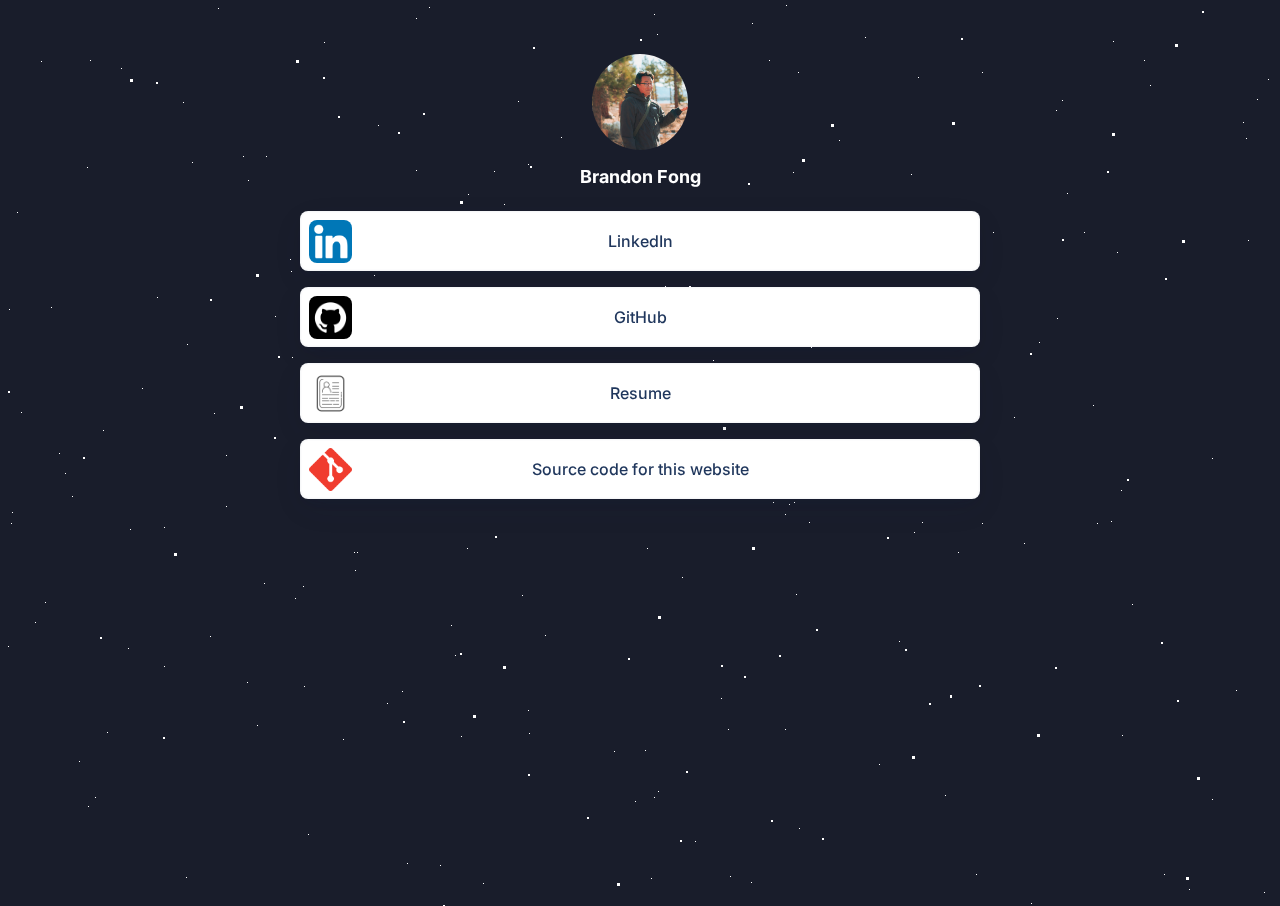
<file: root/index.html>
<!DOCTYPE html>
<html lang="en">
    <head>
        <meta charset="utf-8">
        <link href="assets/css/style.css" rel="stylesheet">
        <meta name='viewport' content='width=device-width, initial-scale=1.0, maximum-scale=1.0, user-scalable=0'>
        <link rel="shortcut icon" href="assets/images/favicon.png" type="image/webp">
        <link rel="apple-touch-icon" sizes="180x180" href="images/favicon.png">
        <link rel="icon" href="assets/images/favicon.png" type="image/webp">
        <title>brando</title>
        <link href="https://fonts.googleapis.com/css2?family=Inter:wght@400;500;600;700&amp;display=swap" rel="stylesheet">
    </head>
    <body>
        <!-- Snowfall Background Animation -->
        <section class="animated-background">
            <div id="stars1"></div>
            <div id="stars2"></div>
            <div id="stars3"></div>
        </section>
        <!-- End of Snowfall Background Animation -->

        <div class="min-h-full flex-h-center" id="background_div">
            <input type="hidden" value="https://bio.link" id="app-url">
                <input type="hidden" value="null" id="is-featured">
                    <canvas id="bg-canvas" class="background-overlay"></canvas>
                </input>
            </input>

            <div class="mt-48 page-full-wrap relative ">
                <input type="hidden" value="creator-page" id="page-type">
                <img class="display-image m-auto" data-src="assets/images/logo.png" src="assets/images/_AAE8568.jpg" alt="[Your photo alt]"/>
                <h2 class="page-title page-text-color page-text-font mt-16 text-center">Brandon Fong</h2>
                       
                <div class="mt-24">
                    <div class="page-item-wrap relative">
                        <div class="page-item flex-both-center absolute"></div>
                        <a target="_blank"  class="page-item-each py-10 flex-both-center" href="https://www.linkedin.com/in/brandonmfong/" data-id="261652" data-type="page_item">
                            <img class="link-each-image" data-src="assets/images/linkedin.png" src="assets/images/linkedin.png" alt="LinkedIn @ [User]"/>
                            <span class=" item-title text-center">LinkedIn</span>
                        </a>
                    </div>        
                    <div class="page-item-wrap relative">
                        <div class="page-item flex-both-center absolute"></div>
                        <a target="_blank"  class="page-item-each py-10 flex-both-center" href="https://github.com/BrandonMFong" data-id="261685" data-type="page_item">
                            <img class="link-each-image" data-src="assets/images/github.png" src="assets/images/github.png" alt="GitHub @ [User]"/>
                            <span class=" item-title text-center">GitHub</span>
                        </a>
                    </div>    
                    <div class="page-item-wrap relative">
                        <div class="page-item flex-both-center absolute"></div>
                        <a target="_blank"  class="page-item-each py-10 flex-both-center" href="https://brandonmfong.com/docs/MAIN_RESUME.v6.4.0.pdf" data-id="261685" data-type="page_item">
                            <img class="link-each-image" data-src="assets/images/icons8-resume-100.png" src="assets/images/icons8-resume-100.png" alt="resume"/>
                            <span class=" item-title text-center">Resume</span>
                        </a>
                    </div>
                    <div class="page-item-wrap relative">
                        <div class="page-item flex-both-center absolute"></div>
                        <a target="_blank"  class="page-item-each py-10 flex-both-center" href="https://github.com/BrandonMFong/site" data-id="261685" data-type="page_item">
							<img class="link-each-image" data-src="assets/images/git.png" src="assets/images/git.png" alt="git"/>
                            <span class=" item-title text-center">Source code for this website</span>
                        </a>
                    </div>    

                </div>                                                                                
            </div>
        </div>
    </body>

    <!--
    A different snowfall    
    <script  src="assets/js/snowfall.js"></script>
    -->
</html>
</file>
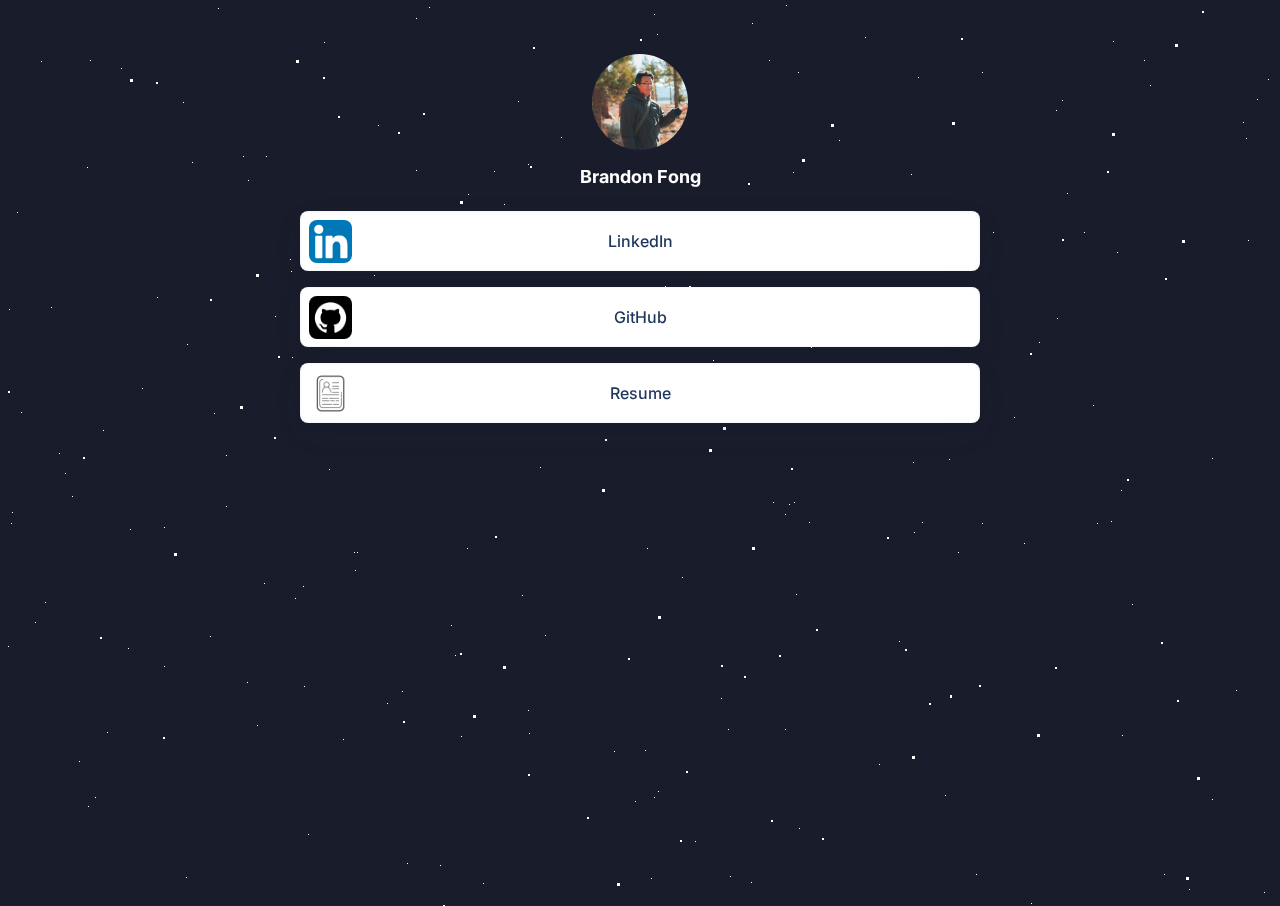
<file: http/root/index.html>
<!DOCTYPE html>
<html lang="en">
    <head>
        <meta charset="utf-8">
        <link href="assets/css/style.css" rel="stylesheet">
        <meta name='viewport' content='width=device-width, initial-scale=1.0, maximum-scale=1.0, user-scalable=0'>
        <link rel="shortcut icon" href="assets/images/favicon.png" type="image/webp">
        <link rel="apple-touch-icon" sizes="180x180" href="images/favicon.png">
        <link rel="icon" href="assets/images/favicon.png" type="image/webp">
        <title>brando</title>
        <link href="https://fonts.googleapis.com/css2?family=Inter:wght@400;500;600;700&amp;display=swap" rel="stylesheet">
    </head>
    <body>
        <!-- Snowfall Background Animation -->
        <section class="animated-background">
            <div id="stars1"></div>
            <div id="stars2"></div>
            <div id="stars3"></div>
        </section>
        <!-- End of Snowfall Background Animation -->

        <div class="min-h-full flex-h-center" id="background_div">
            <input type="hidden" value="https://bio.link" id="app-url">
                <input type="hidden" value="null" id="is-featured">
                    <canvas id="bg-canvas" class="background-overlay"></canvas>
                </input>
            </input>

            <div class="mt-48 page-full-wrap relative ">
                <input type="hidden" value="creator-page" id="page-type">
                <img class="display-image m-auto" data-src="assets/images/logo.png" src="assets/images/_AAE8568.jpg" alt="[Your photo alt]"/>
                <h2 class="page-title page-text-color page-text-font mt-16 text-center">Brandon Fong</h2>
                       
                <div class="mt-24">
                    <div class="page-item-wrap relative">
                        <div class="page-item flex-both-center absolute"></div>
                        <a target="_blank"  class="page-item-each py-10 flex-both-center" href="https://www.linkedin.com/in/brandonmfong/" data-id="261652" data-type="page_item">
                            <img class="link-each-image" data-src="assets/images/linkedin.png" src="assets/images/linkedin.png" alt="LinkedIn @ [User]"/>
                            <span class=" item-title text-center">LinkedIn</span>
                        </a>
                    </div>        
                    <div class="page-item-wrap relative">
                        <div class="page-item flex-both-center absolute"></div>
                        <a target="_blank"  class="page-item-each py-10 flex-both-center" href="https://github.com/BrandonMFong" data-id="261685" data-type="page_item">
                            <img class="link-each-image" data-src="assets/images/github.png" src="assets/images/github.png" alt="GitHub @ [User]"/>
                            <span class=" item-title text-center">GitHub</span>
                        </a>
                    </div>    
                    <div class="page-item-wrap relative">
                        <div class="page-item flex-both-center absolute"></div>
                        <a target="_blank"  class="page-item-each py-10 flex-both-center" href="https://brandonmfong.com/docs/MAIN_RESUME.v6.4.0.pdf" data-id="261685" data-type="page_item">
                            <img class="link-each-image" data-src="assets/images/icons8-resume-100.png" src="assets/images/icons8-resume-100.png" alt="resume"/>
                            <span class=" item-title text-center">Resume</span>
                        </a>
                    </div>    
                </div>                                                                                
            </div>
        </div>
    </body>

    <!--
    A different snowfall    
    <script  src="assets/js/snowfall.js"></script>
    -->
</html>
</file>
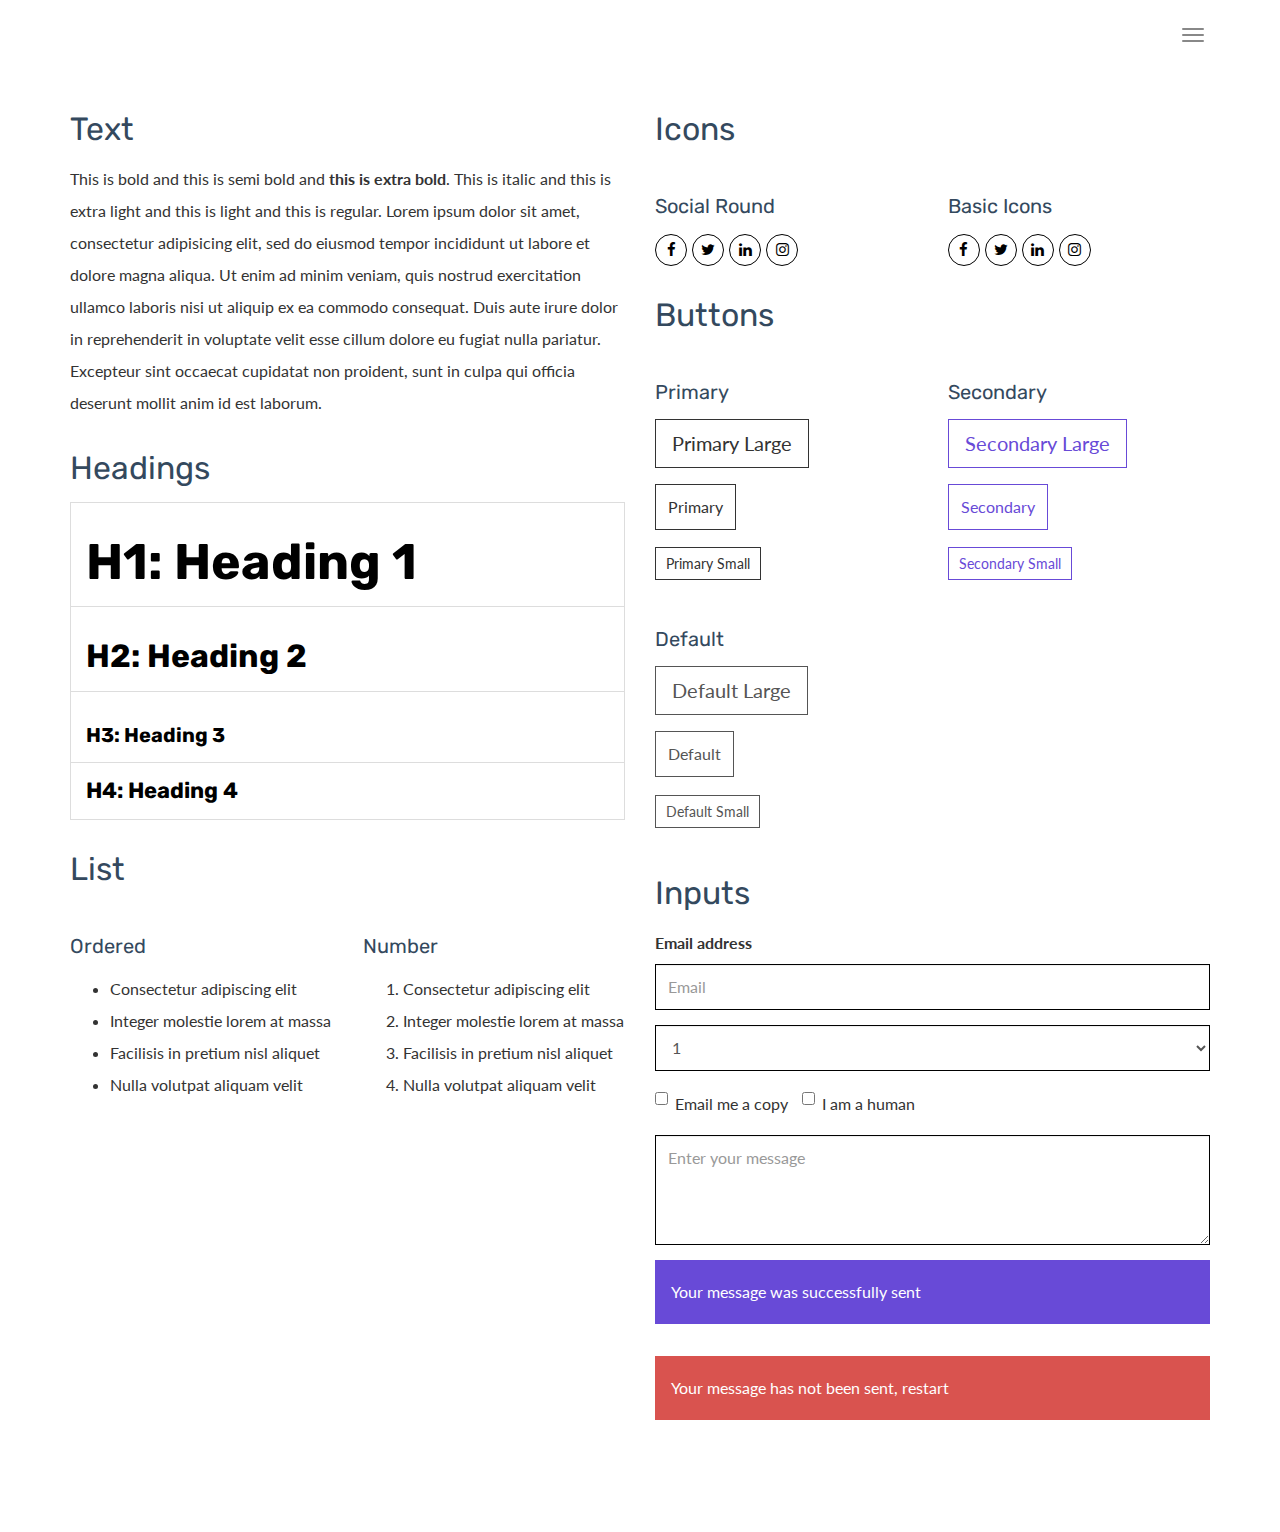
<file: components.html>
<!DOCTYPE html>
<html lang="en">

<head>
  <meta charset="UTF-8">
  <meta content="IE=edge" http-equiv="X-UA-Compatible">
  <meta content="width=device-width,initial-scale=1" name="viewport">
  <meta content="description" name="description">
  <meta name="google" content="notranslate" />
  <meta content="Mashup templates have been developped by Orson.io team" name="author">

  <!-- Disable tap highlight on IE -->
  <meta name="msapplication-tap-highlight" content="no">
  
  <link rel="apple-touch-icon" sizes="180x180" href="./assets/apple-icon-180x180.png">
  <link href="./assets/favicon.ico" rel="icon">
  
  <title>Title page</title>  

<link href="./main.3da94fde.css" rel="stylesheet"></head>

<body>

 <!-- Add your content of header -->

<header>
  <nav class="navbar navbar-fixed-top navbar-default">
    <div class="container">
        <button type="button" class="navbar-toggle">
          <span class="sr-only">Toggle navigation</span>
          <span class="icon-bar"></span>
          <span class="icon-bar"></span>
          <span class="icon-bar"></span>
        </button>
        
      <nav class="navbar-fullscreen" id="navbar-middle">
        <button type="button" class="close" aria-label="Close"><span aria-hidden="true">&times;</span></button>
        <ul class="navbar-fullscreen-links">
          <li><a href="./index.html" title="">Home</a></li>
          <li><a href="./project.html" title="">Project</a></li>
          <li><a href="./about.html" title="">About me</a></li>
          <li><a href="./components.html" title="">Components</a></li>
        </ul>

        <div class="footer-container">
           
          <p><small>© Untitled | Website created with <a href="http://www.mashup-template.com/" title="Create website with free html template">Mashup Template</a>/<a href="https://www.unsplash.com/" title="Beautiful Free Images">Unsplash</a></small></p>
          <p class="footer-share-icons">
              <a href="https://www.twitter.com" class="fa-icon" title="">
                  <i class="fa fa-twitter" aria-hidden="true"></i>
              </a>
              <a href="https://www.linkedin.com" class="fa-icon" title="">
                  <i class="fa fa-instagram" aria-hidden="true"></i>
              </a>
              <a href="https://www.behance.com" class="fa-icon" title="">
                  <i class="fa fa-behance" aria-hidden="true"></i>
              </a>
              <a href="https://www.vimeo.com" class="fa-icon" title="">
                  <i class="fa fa-vimeo" aria-hidden="true"></i>
              </a>
          </p>
                       
        </div>


      </nav> 
    
    </div>
  </nav>
</header>

<div class="section-container">
  <!-- Add your site or app content here -->
  <div class="container">
    <div class="row">
      <div class="col-xs-12 col-md-6">

        <div class="template-example">
          <h2 class="template-title-example">Text</h2>
          <p>This is bold and this is semi bold and <b>this is extra bold</b>. This is italic and this is extra light and this is light
          and this is regular. Lorem ipsum dolor sit amet, consectetur adipisicing elit, sed do eiusmod
          tempor incididunt ut labore et dolore magna aliqua. Ut enim ad minim veniam,
          quis nostrud exercitation ullamco laboris nisi ut aliquip ex ea commodo
          consequat. Duis aute irure dolor in <a href="" title="">reprehenderit</a> in voluptate velit esse
          cillum dolore eu fugiat nulla pariatur. Excepteur sint occaecat cupidatat non
          proident, sunt in culpa qui officia deserunt mollit anim id est laborum.
          </p>
        </div>

        <div class="template-example">
          <h2 class="template-title-example">Headings</h2>
          
          <table class="table table-bordered">
            <tr><td><h1>H1: Heading 1</h1></td></tr>
            <tr><td><h2>H2: Heading 2</h2></td></tr>
            <tr><td><h3>H3: Heading 3</h3></td></tr>
            <tr><td><h4>H4: Heading 4</h4></td></tr>
          </table>
        </div>

        <div class="template-example">
          <h2 class="template-title-example">List</h2>
          <div class="row">
            <div class="col-md-6">
              <h3 class="template-title-example">Ordered</h3>
              <ul>
                <li>Consectetur adipiscing elit</li>
                <li>Integer molestie lorem at massa</li>
                <li>Facilisis in pretium nisl aliquet</li>
                <li>Nulla volutpat aliquam velit</li>
              </ul>
            </div>
            <div class="col-md-6">
              <h3 class="template-title-example">Number</h3>
              <ol>
                <li>Consectetur adipiscing elit</li>
                <li>Integer molestie lorem at massa</li>
                <li>Facilisis in pretium nisl aliquet</li>
                <li>Nulla volutpat aliquam velit</li>
              </ol>
            </div>
          </div>
        </div>

        
      </div>

      <div class="col-xs-12 col-md-6">
        <div class="template-example">
          <h2 class="template-title-example">Icons</h2>
          
          <div class="row">
            <div class="col-md-6">
              <h3 class="template-title-example">Social Round</h2>
              <ul class="list-icons">
                <li>
                  <a href="" class="social-round-icon fa-icon">
                    <i class="fa fa-facebook"></i>
                  </a>
                </li>
                <li>
                  <a href="" class="social-round-icon fa-icon">
                    <i class="fa fa-twitter"></i>
                  </a>
                </li>
                <li>
                  <a href="" class="social-round-icon fa-icon">
                    <i class="fa fa-linkedin"></i>
                  </a>
                </li>
                <li>
                  <a href="" class="social-round-icon fa-icon">
                    <i class="fa fa-instagram"></i>
                  </a>
                </li>
              </ul>
            </div>
            <div class="col-md-6">
               <h3 class="template-title-example">Basic Icons</h2>
                <ul class="list-icons">
                  <li>
                    <span class="fa-icon">
                      <i class="fa fa-facebook"></i>
                    </span>
                  </li>
                  <li>
                    <span class="fa-icon">
                      <i class="fa fa-twitter"></i>
                    </span>
                  </li>
                  <li>
                    <span class="fa-icon">
                      <i class="fa fa-linkedin"></i>
                    </span>
                  </li>
                  <li>
                    <span class="fa-icon">
                      <i class="fa fa-instagram"></i>
                    </span>
                  </li>
                </ul>
            </div>

          </div>


          


        </div>

        <div class="template-example">
          <h2 class="template-title-example">Buttons</h2>
          <div class="row">
            <div class="col-md-6">
              <h3 class="template-title-example">Primary</h2>
              <div class="row">
                  <div class="col-md-6">
                  <p><a href="" class="btn btn-primary btn-lg">Primary Large</a></p>
                  <p><a href="" class="btn btn-primary">Primary </a></p>
                  <p><a href="" class="btn btn-primary btn-sm">Primary Small</a></p>
                </div>
              </div>

              <h3 class="template-title-example">Default</h2>
              <div class="row">
                  <div class="col-md-6">
                  <p><a href="" class="btn btn-default btn-lg">Default Large</a></p>
                  <p><a href="" class="btn btn-default">Default </a></p>
                  <p><a href="" class="btn btn-default btn-sm">Default Small</a></p>
                </div>
              </div>

            </div>

            <div class="col-md-6">
              <h3 class="template-title-example">Secondary</h2>
              <div class="row">
                  <div class="col-md-6">
                  <p><a href="" class="btn btn-info btn-lg">Secondary Large</a></p>
                  <p><a href="" class="btn btn-info">Secondary </a></p>
                  <p><a href="" class="btn btn-info btn-sm">Secondary Small</a></p>
                </div>
              </div>
            </div>
          </div>
        </div>
        
        <div class="template-example">
          <h2 class="template-title-example">Inputs</h2>

            <div class="form-group">
              <label for="exampleInputEmail1">Email address</label>
              <input type="email" class="form-control" id="exampleInputEmail1" placeholder="Email">
            </div>

            <div class="form-group">
              <select class="form-control">
                <option>1</option>
                <option>2</option>
                <option>3</option>
                <option>4</option>
                <option>5</option>
              </select>
            </div>

            <div class="form-group">
              <label class="checkbox-inline">
                <input 
                type="checkbox" id="inlineCheckbox1" value="option1"> Email me a copy
              </label>
              <label class="checkbox-inline">
                <input type="checkbox" id="inlineCheckbox2" value="option2"> I am a human
              </label>
            </div>

            <div class="form-group">
              <textarea class="form-control" rows="3" placeholder="Enter your message"></textarea>
            </div>
            
            <div class="alert alert-success" role="alert">Your message was successfully sent</div>
            <div class="alert alert-danger" role="alert">Your message has not been sent, restart</div>
        </div>




      </div>
    </div>
  </div>

</div>




<script>
    document.addEventListener("DOMContentLoaded", function (event) {
      navbarToggleSidebar();
      closeMenuBeforeGoingToPage();
      navActivePage();
    });
</script>
 <script type="text/javascript" src="./main.4c6e144e.js"></script></body>

</html>
</file>
<file: root/assets/css/style.css>
body,html{
    -ms-scroll-chaining:none;
    overscroll-behavior:none;
    margin:0;
    padding:0;
    background-color: #191d2b;
}

@-webkit-keyframes slidetounlock{
    0%{background-position:-100px 0}
    10%{background-position:-100px 0}
    50%{background-position:100px 0}
    to{background-position:100px 0}
}

@keyframes slidetounlock{
    0%{background-position:-100px 0}
    10%{background-position:-100px 0}
    50%{background-position:100px 0}
    to{background-position:100px 0}
}

.min-h-full{
    min-height:100vh
}

.flex{
    display:flex
}

.flex-both-center{
    display:flex;
    justify-content:center;
    align-items:center
}

.flex-wrap{
    flex-wrap:wrap
}

.flex-h-center{
    display:flex;
    justify-content:center
}

.item-center{
    align-items:center
}

.flex-dir-c{
    flex-direction:column
}

.mx-auto{
    margin-left:auto;
    margin-right:auto
}
.mt-2{
    margin-top:2px
}
.mt-4{
    margin-top:4px
}
.mt-8{
    margin-top:8px
}
.mt-12{
    margin-top:12px
}
.mt-16{
    margin-top:16px
}
.mt-24{
    margin-top:24px
}
.mt-32{
    margin-top:32px
}
.mt-48{
    margin-top:48px
}
.mt-120{
    margin-top:120px
}
.mb-48{
    margin-bottom:48px
}
.m-auto{
    margin:auto
}
.ml-6{
    margin-left:6px
}
.py-10{
    padding:10px
}
.ln-h-22{
    line-height:22px
}
.ln-h-32{
    line-height:32px
}

.text-fs-14{
    font-size:14px
}
.text-fs-16{
    font-size:16px
}
.text-fs-18{
    font-size:18px
}
.text-fs-20{
    font-size:20px
}
.text-fs-22{
    font-size:22px
}

.font-inter{
    font-family:Inter,sans-serif
}
.font-weight-500{
    font-weight:500
}
.font-weight-600{
    font-weight:600
}

.color-white{
    color:#fff
}
.color-gray{
    color:hsla(0,0%,100%,.9)
}
.color-dark{
    color:#222
}
.color-danger{
    color:#ff4963
}

.page-bg{
    position:fixed;
    inset:0;
    z-index:-1;
    height:100vh;
    width:100vw
}
.page-image {
    object-position: center;

}

.display-image {
    border-radius: 50%;
}

.page-title {
    font-size: 18px;
    font-weight: 700;
}

.page-bioline {
    font-size: 16px;
    font-weight: 600;
}

.page-item-title {
    font-size: 16px;
    font-weight: 700;
}

.page-item-each {
    color: #1F365C;
    font-family: 'Inter', sans-serif;
    font-size: 16px;
    font-weight: 500;
    text-transform: none;
    border-radius: 8px;
    
    min-height: 60px;
}

.page-item-wrap {
    margin: 16px 0;
}

.page-item-wrap:last-child {
    margin-bottom: 0;
}

.page-item-wrap:hover {
    transform: translate3d(0px, 0px, 0px) scale(1.015);
}

.page-item {
    border: 0px solid #FFFFFF;
    background: #FFFFFF ;
    border-radius: 8px;
   box-shadow: 0px 6px 14px -6px rgba(24, 39, 75, 0.12), 0px 10px 32px -4px rgba(24, 39, 75, 0.1), inset 0px 0px 2px 1px rgba(24, 39, 75, 0.05);
}


.embed-wrap iframe, .embed-wrap-inside {
    border-radius: 8px;
}

.link-each-image, .page-item-wrap {
    border-radius: 8px;
}

.page-text-font {
    font-family: 'Inter', sans-serif;
    text-transform: none;
}

.page-text-color {
    color: #fff;
}

.social-icon-fill path, .social-icon-fill circle, .social-icon-fill rect {
    fill: #fff;
}

.page-overlay-btn {
    border: 2px solid #1F365C;
}

.w-full{
    width:100%
}

.w-250{
    width:250px
}
.h-150,.h-165{
    height:150px
}

.background-overlay{
    position:fixed;
    width:100%;
    height:100%;
    z-index:0
}

.page-overlay{
    position:fixed;
    left:0;
    top:0;
    width:100vw;
    height:100vh;
    background:rgba(0,0,0,.1);
    -webkit-backdrop-filter:blur(20px);
    backdrop-filter:blur(20px);
    z-index:100
}
.page-overlay-btn{
    text-decoration:none;
    font-family:Inter,sans-serif;
    background:transparent;
    padding:10px 30px;
    border-radius:6px;
    font-size:1.2em;
    display:inline-block;
    cursor:pointer
}
.page-overlay-title{
    font-size:30px;
    font-family:sans-serif
}

.page-overlay-text{
    font-size:18px
}

.page-image{
    position:fixed;
    left:0;
    top:0;
    width:100vw;
    height:100vh;
    -o-object-fit:cover;
    object-fit:cover
}

.display-image{
    width:96px;
    height:96px;
    display:block;
    border-radius:50%;
    -o-object-fit:cover;
    object-fit:cover
}
.text-center{
    text-align:center
}

.page-title{
    margin-bottom:0
}

.page-bioline{
    font-weight:500
}

.page-full-wrap{
    width:680px;
    z-index:10;
    padding-bottom:176px
}
.page-item-wrap{
    transition:transform .15s cubic-bezier(.17,.67,.29,2.71) 0s
}

.page-item-wrap.show-embed{
    border-radius:30px;
    transition:unset;
    transform:unset
}

.page-item-wrap.show-embed:hover{
    transform:unset
}

.page-item-wrap.show-embed:hover .page-item:after,.page-item-wrap.show-embed:hover .page-item:before{
    -webkit-animation:unset;
    animation:unset
}

.show-embed-item{
    overflow:hidden;
    transition:all .3s ease-in-out
}

.page-item-wrap.show-embed .show-embed-item{
    overflow:visible
}

.embed-ind-arrow-icon{
    transform:rotate(-90deg)
}

.page-item-wrap.show-embed .embed-ind-arrow-icon{
    transform:rotate(0deg)
}

.page-item{
    box-sizing:border-box;
    position:absolute;
    left:0;
    top:0;
    width:100%;
    height:100%;
    z-index:-1
}
.page-social{
    display:block;
    cursor:pointer;
    margin:0 12px 12px
}

.page-social svg{
    width:28px;
    height:28px
}

.relative{
    position:relative
}

.link-each-image{
    width:43px;
    height:43px;
    position:absolute;
    left:9px;
    -o-object-fit:cover;
    object-fit:cover
}

.page-logo{
    position:absolute;
    bottom:32px;
    left:calc(50% - 15px)
}

.page-logo:hover svg .bl-logo-br{
    opacity:1
}

.rounded-md{
    border-radius:8px
}

.close-embed{
    width:25px;
    height:25px;
    border-radius:50%;
    background:#fff;
    opacity:.7
}

.embed-wrap{
    width:100%;
    box-sizing:border-box;
    padding:8px;
    height:100%
}

.embed-ind-arrow{
    position:absolute;
    right:24px;
    height:14px;
    top:calc(50% - 7px);
    margin-bottom:16px
}

.embed-ind-arrow-icon{
    transition:all .4s ease-in-out
}

.close-embed:hover{
    opacity:1
}

.cursor-pointer{
    cursor:pointer
}

.page-item-each{
    text-decoration:none;
    overflow:hidden;
    z-index:10;
    box-sizing:border-box
}

.item-title{
    width:55%;
    word-break:break-word
}
.social-icon-anchor{
    position:absolute;
    width:100%;
    height:100%;
    left:0;
    top:0
}

.page-social:hover{
    transition:all .1s ease-in-out;
    transform:scale(1.1)
}

.page-item-title{
    font-weight:700;
    margin-bottom:16px
}

.embed-wrap-inside{
    background-color:#fff;
    display:flex;
    justify-content:center;
    box-sizing:border-box;
    padding:10px;
    height:100%;
    overflow:hidden
}

.embed-wrap-inside iframe{
    width:auto;
    min-width:500px
}

.embed-wrap-inside{
    position:relative
}

.embed-wrap-inside:after{
    content:"";
    position:absolute;
    height:85%;
    width:495px;
    border:10px solid #fff;
    transition-property:border;
    transition-duration:.2s;
    pointer-events:none
}

.subscribers-img{
    width:66px;
    height:66px;
    border-radius:50%;
    box-shadow:0 0 10px rgba(0,0,0,.05);
    position:absolute;
    top:-33px;
    left:calc(50% - 33px)
}

.subsc-count{
    color:hsla(0,0%,100%,.9);
    line-height:24px;
    font-weight:300
}

.subsc-err{
    height:40px;
    transition:all .25s ease-in-out
}

.w-400{
    width:400px
}

.subsc-button{
    height:40px;
    padding:0 16px;
    background:#fff;
    border:1px solid #fff;
    border-radius:0 2px 2px 0;
    line-height:32px;
    text-transform:capitalize;
    color:#000;
    cursor:pointer;
    justify-content:center;
    align-items:center;
    text-decoration:none
}

.thank-you-btn{
    border-radius:2px
}

.dark-btn{
    background:#222;
    height:48px;
    padding:0 24px;
    color:#fff;
    border:1.5px solid #222
}

.subsc-button:focus{
    outline:none
}

.subsc-email{
    background:hsla(0,0%,100%,.1);
    border:1.5px solid #fff;
    border-radius:2px 0 0 2px;
    padding:0 12px;
    height:40px;
    font-size:14px;
    width:calc(100% - 180px);
    box-sizing:border-box
}

.dark-input{
    border:1.5px solid #222;
    height:48px;
    width:calc(100% - 100px);
    font-size:16px;
    color:#222
}

.subsc-email::-moz-placeholder{
    font-family:Inter,sans-serif;
    font-size:14px;
    line-height:19px;
    color:hsla(0,0%,100%,.5)

}

.subsc-email:-ms-input-placeholder{
    font-family:Inter,sans-serif;
    font-size:14px;
    line-height:19px;
    color:hsla(0,0%,100%,.5)
}

.subsc-email::placeholder{
    font-family:Inter,sans-serif;
    font-size:14px;
    line-height:19px;
    color:hsla(0,0%,100%,.5)
}

.dark-input::-moz-placeholder{
    color:#6e6d7a;
    font-size:16px
}

.dark-input:-ms-input-placeholder{
    color:#6e6d7a;
    font-size:16px
}

.dark-input::placeholder{
    color:#6e6d7a;
    font-size:16px
}

.subsc-email:focus{
    outline:none;
    background:hsla(0,0%,100%,0)
}

.subscribers-email-wrap.error-wrap .subsc-button,.subscribers-email-wrap.error-wrap .subsc-email{
    border:1.5px solid #ff4963
}

.subscribers-email-wrap.error-wrap .subsc-email{
    border-right:none
}

.featured-subscribers{
    position:fixed;
    left:0;
    bottom:0;
    width:100%;
    background:#000;
    box-shadow:0 1.60588px 4.41618px rgba(24,39,75,.12),0 2.81029px 12.8471px rgba(24,39,75,.12);
    z-index:100;
    box-sizing:border-box;
    opacity:1;
    transition:all .27s cubic-bezier(.1,.9,.9,.9);
    flex-wrap:wrap;
    display:flex;
    flex-flow:column;
    justify-content:center;
    align-items:center
}

.featured-subscribers .subsc-count,.featured-subscribers .subsc-svg,.featured-subscribers .subscribers-email-wrap{
    opacity:1
}

.featured-subscribers.hide-subscribers .subsc-count,.featured-subscribers.hide-subscribers .subsc-svg,.featured-subscribers.hide-subscribers .subscribers-email-wrap{
    opacity:0
}

.featured-subscribers .subscribers-img{
    opacity:1;
    transform:scale(1);
    transition:all .27s cubic-bezier(.1,.9,.9,.9)
}

.featured-subscribers.hide-subscribers .subscribers-img{
    opacity:0;
    transform:scale(.15);
    transition:all .27s cubic-bezier(.1,.9,.9,.9)
}

.featured-subscribers .subsc-title{
    margin-top:32px;
    transition:all .27s cubic-bezier(.1,.9,.9,.9)
}

.featured-subscribers.hide-subscribers .show-after-success .thank-you-msg{
    opacity:1
}

.featured-subscribers.hide-subscribers .pt-38{
    padding-top:38px
}

.featured-subscribers.hide-subscribers .pt-52{
    padding-top:52px
}

.featured-subscribers.hide-subscribers .subsc-title{
    font-size:16px;
    font-weight:400;
    transition:all .27s cubic-bezier(.1,.9,.9,.9)
}

.featured-subscribers.hide-subscribers{
    transition:all .25s cubic-bezier(.1,.9,.9,.9);
    height:56px
}

.featured-subscribers.hide-subscribers .subscribers-btn{
    transform:rotate(180deg)
}

.subscribers-btn{
    position:absolute;
    right:16px;
    top:14px;
    width:30px;
    height:30px;
    display:flex;
    align-items:center;
    justify-content:center;
    border-radius:30px;
    transition:all .2s ease-out
}

.subscribers-btn svg path{
    opacity:.5;
    transition:all 75ms ease
}

.subscribers-btn:hover svg path{
    opacity:1;
    transition:all 75ms ease
}

.op-0{
    opacity:0
}

.hidden{
    display:none
}

.campaign-main-wrap{
    width:400px
}

.campaign-email{
    border:1px solid #e7e7e9;
    width:80px;
    height:80px;
    -o-object-fit:cover;
    object-fit:cover;
    border-radius:50%
}

.campaign-subsc-count{
    color:rgba(34,34,34,.9)
}

.campaign-user-link{
    background:rgba(0,0,0,.05);
    -webkit-backdrop-filter:blur(200px);
    backdrop-filter:blur(200px);
    border-radius:68px;
    height:42px;
    padding:0 12px;
    margin:0 auto;
    text-decoration:none;
    position:fixed;
    bottom:36px;
    transition:all .15s ease-out
}

.campaign-user-link:hover{
    background:rgba(0,0,0,.1)
}

.campaign-user-image{
    width:24px;
    height:24px;
    border-radius:50%;
    margin-right:12px
}

.bl-circle-loader{
    border-right:3px solid transparent;
    border-top:3px solid transparent;
    border-radius:50%;
    border-color:#000 #000 transparent transparent;
    border-style:solid;
    border-width:3px;
    width:15px;
    height:15px;
    -webkit-animation:spin 1s linear infinite;
    animation:spin 1s linear infinite;
    position:absolute
}

.dark-btn .bl-circle-loader{
    border-top:3px solid #fff;
    border-right:3px solid #fff
}

@-webkit-keyframes spin{
    0%{
        -webkit-transform:rotate(0deg)
    }
    to{
        -webkit-transform:rotate(1turn)
    }
}

@keyframes spin{
    0%{
        transform:rotate(0deg)
    }
    to{
        transform:rotate(1turn)
    }
}

@media (max-width:768px){
    .page-full-wrap{
        width:90%
    }
    .embed-wrap-inside iframe{
        width:100%;
        min-width:unset
    }
    .page-overlay-title{
        font-size:24px;
        margin:16px 0
    }
    .embed-wrap-inside:after{
        width:93%
    }
}

@media (max-width:480px){
    .campaign-main-wrap{
        width:100%;
        padding:0 24px
    }
    .xs-hidden{
        display:none
    }
    .xs-w-100{
        width:100%
    }
    .xs-w-150{
        width:150px
    }
    .featured-subscribers{
        height:150px;
        padding:24px 16px 32px
    }
    .h-165{
        height:165px
    }
    .xs-mt-6{
        margin-top:6px
    }
    .xs-mt-8{
        margin-top:8px
    }
    .xs-mt-16{
        margin-top:16px
    }
    .xs-mt-32{
        margin-top:32px
    }
    .xs-mx-24{
        margin:auto 24px
    }
    .xs-block{
        display:block
    }
    .subsc-button{
        font-weight:400;
        padding:0 16px;
        border-radius:0 4px 4px 0
    }
    .thank-you-btn{
        border-radius:4px
    }
    .subsc-email{
        width:calc(100% - 65px);
        border:1.5px solid #fff;
        border-radius:4px 0 0 4px
    }
    .dark-input{
        border:1.5px solid #222
    }
    .subsc-title{
        font-size:16px
    }
    .featured-subscribers .subsc-title{
        margin-top:38px;
        width:calc(100% - 20px)
    }
}

@media (max-width:400px){
    .embed-wrap-inside:after{
        width:90%
    }
}

/*-----------------------parallax-----------------------*/
/* credits: https://www.youtube.com/watch?v=aywzn9cf-_U */
#stars1 {
    width: 1px;
    height: 1px;
    background: transparent;
    animation: animStar 120s linear infinite;

    box-shadow: 779px 1331px #fff, 324px 42px #fff, 303px 586px #fff,
    1312px 276px #fff, 451px 625px #fff, 521px 1931px #fff, 1087px 1871px #fff,
    36px 1546px #fff, 132px 934px #fff, 1698px 901px #fff, 1418px 664px #fff,
    1448px 1157px #fff, 1084px 232px #fff, 347px 1776px #fff, 1722px 243px #fff,
    1629px 835px #fff, 479px 969px #fff, 1231px 960px #fff, 586px 384px #fff,
    164px 527px #fff, 8px 646px #fff, 1150px 1126px #fff, 665px 1357px #fff,
    1556px 1982px #fff, 1260px 1961px #fff, 1675px 1741px #fff,
    1843px 1514px #fff, 718px 1628px #fff, 242px 1343px #fff, 1497px 1880px #fff,
    1364px 230px #fff, 1739px 1302px #fff, 636px 959px #fff, 304px 686px #fff,
    614px 751px #fff, 1935px 816px #fff, 1428px 60px #fff, 355px 335px #fff,
    1594px 158px #fff, 90px 60px #fff, 1553px 162px #fff, 1239px 1825px #fff,
    1945px 587px #fff, 749px 1785px #fff, 1987px 1172px #fff, 1301px 1237px #fff,
    1039px 342px #fff, 1585px 1481px #fff, 995px 1048px #fff, 524px 932px #fff,
    214px 413px #fff, 1701px 1300px #fff, 1037px 1613px #fff, 1871px 996px #fff,
    1360px 1635px #fff, 1110px 1313px #fff, 412px 1783px #fff, 1949px 177px #fff,
    903px 1854px #fff, 700px 1936px #fff, 378px 125px #fff, 308px 834px #fff,
    1118px 962px #fff, 1350px 1929px #fff, 781px 1811px #fff, 561px 137px #fff,
    757px 1148px #fff, 1670px 1979px #fff, 343px 739px #fff, 945px 795px #fff,
    576px 1903px #fff, 1078px 1436px #fff, 1583px 450px #fff, 1366px 474px #fff,
    297px 1873px #fff, 192px 162px #fff, 1624px 1633px #fff, 59px 453px #fff,
    82px 1872px #fff, 1933px 498px #fff, 1966px 1974px #fff, 1975px 1688px #fff,
    779px 314px #fff, 1858px 1543px #fff, 73px 1507px #fff, 1693px 975px #fff,
    1683px 108px #fff, 1768px 1654px #fff, 654px 14px #fff, 494px 171px #fff,
    1689px 1895px #fff, 1660px 263px #fff, 1031px 903px #fff, 1203px 1393px #fff,
    1333px 1421px #fff, 1113px 41px #fff, 1206px 1645px #fff, 1325px 1635px #fff,
    142px 388px #fff, 572px 215px #fff, 1535px 296px #fff, 1419px 407px #fff,
    1379px 1003px #fff, 329px 469px #fff, 1791px 1652px #fff, 935px 1802px #fff,
    1330px 1820px #fff, 421px 1933px #fff, 828px 365px #fff, 275px 316px #fff,
    707px 960px #fff, 1605px 1554px #fff, 625px 58px #fff, 717px 1697px #fff,
    1669px 246px #fff, 1925px 322px #fff, 1154px 1803px #fff, 1929px 295px #fff,
    1248px 240px #fff, 1045px 1755px #fff, 166px 942px #fff, 1888px 1773px #fff,
    678px 1963px #fff, 1370px 569px #fff, 1974px 1400px #fff, 1786px 460px #fff,
    51px 307px #fff, 784px 1400px #fff, 730px 1258px #fff, 1712px 393px #fff,
    416px 170px #fff, 1797px 1932px #fff, 572px 219px #fff, 1557px 1856px #fff,
    218px 8px #fff, 348px 1334px #fff, 469px 413px #fff, 385px 1738px #fff,
    1357px 1818px #fff, 240px 942px #fff, 248px 1847px #fff, 1535px 806px #fff,
    236px 1514px #fff, 1429px 1556px #fff, 73px 1633px #fff, 1398px 1121px #fff,
    671px 1301px #fff, 1404px 1663px #fff, 740px 1018px #fff, 1600px 377px #fff,
    785px 514px #fff, 112px 1084px #fff, 1915px 1887px #fff, 1463px 1848px #fff,
    687px 1115px #fff, 1268px 1768px #fff, 1729px 1425px #fff,
    1284px 1022px #fff, 801px 974px #fff, 1975px 1317px #fff, 1354px 834px #fff,
    1446px 1484px #fff, 1283px 1786px #fff, 11px 523px #fff, 1842px 236px #fff,
    1355px 654px #fff, 429px 7px #fff, 1033px 1128px #fff, 157px 297px #fff,
    545px 635px #fff, 52px 1080px #fff, 827px 1520px #fff, 1121px 490px #fff,
    9px 309px #fff, 1744px 1586px #fff, 1014px 417px #fff, 1534px 524px #fff,
    958px 552px #fff, 1403px 1496px #fff, 387px 703px #fff, 1522px 548px #fff,
    1355px 282px #fff, 1532px 601px #fff, 1838px 790px #fff, 290px 259px #fff,
    295px 598px #fff, 1601px 539px #fff, 1561px 1272px #fff, 34px 1922px #fff,
    1024px 543px #fff, 467px 369px #fff, 722px 333px #fff, 1976px 1255px #fff,
    766px 983px #fff, 1582px 1285px #fff, 12px 512px #fff, 617px 1410px #fff,
    682px 577px #fff, 1334px 1438px #fff, 439px 327px #fff, 1617px 1661px #fff,
    673px 129px #fff, 794px 941px #fff, 1386px 1902px #fff, 37px 1353px #fff,
    1467px 1353px #fff, 416px 18px #fff, 187px 344px #fff, 200px 1898px #fff,
    1491px 1619px #fff, 811px 347px #fff, 924px 1827px #fff, 945px 217px #fff,
    1735px 1228px #fff, 379px 1890px #fff, 79px 761px #fff, 825px 1837px #fff,
    1980px 1558px #fff, 1308px 1573px #fff, 1488px 1726px #fff,
    382px 1208px #fff, 522px 595px #fff, 1277px 1898px #fff, 354px 552px #fff,
    161px 1784px #fff, 614px 251px #fff, 526px 1576px #fff, 17px 212px #fff,
    179px 996px #fff, 467px 1208px #fff, 1944px 1838px #fff, 1140px 1093px #fff,
    858px 1007px #fff, 200px 1064px #fff, 423px 1964px #fff, 1945px 439px #fff,
    1377px 689px #fff, 1120px 1437px #fff, 1876px 668px #fff, 907px 1324px #fff,
    343px 1976px #fff, 1816px 1501px #fff, 1849px 177px #fff, 647px 91px #fff,
    1984px 1012px #fff, 1336px 1300px #fff, 128px 648px #fff, 305px 1060px #fff,
    1324px 826px #fff, 1263px 1314px #fff, 1801px 629px #fff, 1614px 1555px #fff,
    1634px 90px #fff, 1603px 452px #fff, 891px 1984px #fff, 1556px 1906px #fff,
    121px 68px #fff, 1676px 1714px #fff, 516px 936px #fff, 1947px 1492px #fff,
    1455px 1519px #fff, 45px 602px #fff, 205px 1039px #fff, 793px 172px #fff,
    1562px 1739px #fff, 1056px 110px #fff, 1512px 379px #fff, 1795px 1621px #fff,
    1848px 607px #fff, 262px 1719px #fff, 477px 991px #fff, 483px 883px #fff,
    1239px 1197px #fff, 1496px 647px #fff, 1649px 25px #fff, 1491px 1946px #fff,
    119px 996px #fff, 179px 1472px #fff, 1341px 808px #fff, 1565px 1700px #fff,
    407px 1544px #fff, 1754px 357px #fff, 1288px 981px #fff, 902px 1997px #fff,
    1755px 1668px #fff, 186px 877px #fff, 1202px 1882px #fff, 461px 1213px #fff,
    1400px 748px #fff, 1969px 1899px #fff, 809px 522px #fff, 514px 1219px #fff,
    374px 275px #fff, 938px 1973px #fff, 357px 552px #fff, 144px 1722px #fff,
    1572px 912px #fff, 402px 1858px #fff, 1544px 1195px #fff, 667px 1257px #fff,
    727px 1496px #fff, 993px 232px #fff, 1772px 313px #fff, 1040px 1590px #fff,
    1204px 1973px #fff, 1268px 79px #fff, 1555px 1048px #fff, 986px 1707px #fff,
    978px 1710px #fff, 713px 360px #fff, 407px 863px #fff, 461px 736px #fff,
    284px 1608px #fff, 103px 430px #fff, 1283px 1319px #fff, 977px 1186px #fff,
    1966px 1516px #fff, 1287px 1129px #fff, 70px 1098px #fff, 1189px 889px #fff,
    1126px 1734px #fff, 309px 1292px #fff, 879px 764px #fff, 65px 473px #fff,
    1003px 1959px #fff, 658px 791px #fff, 402px 1576px #fff, 35px 622px #fff,
    529px 1589px #fff, 164px 666px #fff, 1876px 1290px #fff, 1541px 526px #fff,
    270px 1297px #fff, 440px 865px #fff, 1500px 802px #fff, 182px 1754px #fff,
    1264px 892px #fff, 272px 1249px #fff, 1289px 1535px #fff, 190px 1646px #fff,
    955px 242px #fff, 1456px 1597px #fff, 1727px 1983px #fff, 635px 801px #fff,
    226px 455px #fff, 1396px 1710px #fff, 849px 1863px #fff, 237px 1264px #fff,
    839px 140px #fff, 1122px 735px #fff, 1280px 15px #fff, 1318px 242px #fff,
    1819px 1148px #fff, 333px 1392px #fff, 1949px 553px #fff, 1878px 1332px #fff,
    467px 548px #fff, 1812px 1082px #fff, 1067px 193px #fff, 243px 156px #fff,
    483px 1616px #fff, 1714px 933px #fff, 759px 1800px #fff, 1822px 995px #fff,
    1877px 572px #fff, 581px 1084px #fff, 107px 732px #fff, 642px 1837px #fff,
    166px 1493px #fff, 1555px 198px #fff, 819px 307px #fff, 947px 345px #fff,
    827px 224px #fff, 927px 1394px #fff, 540px 467px #fff, 1093px 405px #fff,
    1140px 927px #fff, 130px 529px #fff, 33px 1980px #fff, 1147px 1663px #fff,
    1616px 1436px #fff, 528px 710px #fff, 798px 1100px #fff, 505px 1480px #fff,
    899px 641px #fff, 1909px 1949px #fff, 1311px 964px #fff, 979px 1301px #fff,
    1393px 969px #fff, 1793px 1886px #fff, 292px 357px #fff, 1196px 1718px #fff,
    1290px 1994px #fff, 537px 1973px #fff, 1181px 1674px #fff,
    1740px 1566px #fff, 1307px 265px #fff, 922px 522px #fff, 1892px 472px #fff,
    384px 1746px #fff, 392px 1098px #fff, 647px 548px #fff, 390px 1498px #fff,
    1246px 138px #fff, 730px 876px #fff, 192px 1472px #fff, 1790px 1789px #fff,
    928px 311px #fff, 1253px 1647px #fff, 747px 1921px #fff, 1561px 1025px #fff,
    1533px 1292px #fff, 1985px 195px #fff, 728px 729px #fff, 1712px 1936px #fff,
    512px 1717px #fff, 1528px 483px #fff, 313px 1642px #fff, 281px 1849px #fff,
    1212px 799px #fff, 435px 1191px #fff, 1422px 611px #fff, 1718px 1964px #fff,
    411px 944px #fff, 210px 636px #fff, 1502px 1295px #fff, 1434px 349px #fff,
    769px 60px #fff, 747px 1053px #fff, 789px 504px #fff, 1436px 1264px #fff,
    1893px 1225px #fff, 1394px 1788px #fff, 1108px 1317px #fff,
    1673px 1395px #fff, 854px 1010px #fff, 1705px 80px #fff, 1858px 148px #fff,
    1729px 344px #fff, 1388px 664px #fff, 895px 406px #fff, 1479px 157px #fff,
    1441px 1157px #fff, 552px 1900px #fff, 516px 364px #fff, 1647px 189px #fff,
    1427px 1071px #fff, 785px 729px #fff, 1080px 1710px #fff, 504px 204px #fff,
    1177px 1622px #fff, 657px 34px #fff, 1296px 1099px #fff, 248px 180px #fff,
    1212px 1568px #fff, 667px 1562px #fff, 695px 841px #fff, 1608px 1247px #fff,
    751px 882px #fff, 87px 167px #fff, 607px 1368px #fff, 1363px 1203px #fff,
    1836px 317px #fff, 1668px 1703px #fff, 830px 1154px #fff, 1721px 1398px #fff,
    1601px 1280px #fff, 976px 874px #fff, 1743px 254px #fff, 1020px 1815px #fff,
    1670px 1766px #fff, 1890px 735px #fff, 1379px 136px #fff, 1864px 695px #fff,
    206px 965px #fff, 1404px 1932px #fff, 1923px 1360px #fff, 247px 682px #fff,
    519px 1708px #fff, 645px 750px #fff, 1164px 1204px #fff, 834px 323px #fff,
    172px 1350px #fff, 213px 972px #fff, 1837px 190px #fff, 285px 1806px #fff,
    1047px 1299px #fff, 1548px 825px #fff, 1730px 324px #fff, 1346px 1909px #fff,
    772px 270px #fff, 345px 1190px #fff, 478px 1433px #fff, 1479px 25px #fff,
    1994px 1830px #fff, 1744px 732px #fff, 20px 1635px #fff, 690px 1795px #fff,
    1594px 569px #fff, 579px 245px #fff, 1398px 733px #fff, 408px 1352px #fff,
    1774px 120px #fff, 1152px 1370px #fff, 1698px 1810px #fff, 710px 1450px #fff,
    665px 286px #fff, 493px 1720px #fff, 786px 5px #fff, 637px 1140px #fff,
    764px 324px #fff, 927px 310px #fff, 938px 1424px #fff, 1884px 744px #fff,
    913px 462px #fff, 1831px 1936px #fff, 1527px 249px #fff, 36px 1381px #fff,
    1597px 581px #fff, 1530px 355px #fff, 949px 459px #fff, 799px 828px #fff,
    242px 1471px #fff, 654px 797px #fff, 796px 594px #fff, 1365px 678px #fff,
    752px 23px #fff, 1630px 541px #fff, 982px 72px #fff, 1733px 1831px #fff,
    21px 412px #fff, 775px 998px #fff, 335px 1945px #fff, 264px 583px #fff,
    158px 1311px #fff, 528px 164px #fff, 1978px 574px #fff, 717px 1203px #fff,
    734px 1591px #fff, 1555px 820px #fff, 16px 1943px #fff, 1625px 1177px #fff,
    1236px 690px #fff, 1585px 1590px #fff, 1737px 1728px #fff, 721px 698px #fff,
    1804px 1186px #fff, 166px 980px #fff, 1850px 230px #fff, 330px 1712px #fff,
    95px 797px #fff, 1948px 1078px #fff, 469px 939px #fff, 1269px 1899px #fff,
    955px 1220px #fff, 1137px 1075px #fff, 312px 1293px #fff, 986px 1762px #fff,
    1103px 1238px #fff, 428px 1993px #fff, 355px 570px #fff, 977px 1836px #fff,
    1395px 1092px #fff, 276px 913px #fff, 1743px 656px #fff, 773px 502px #fff,
    1686px 1322px #fff, 1516px 1945px #fff, 1334px 501px #fff, 266px 156px #fff,
    455px 655px #fff, 798px 72px #fff, 1059px 1259px #fff, 1402px 1687px #fff,
    236px 1329px #fff, 1455px 786px #fff, 146px 1228px #fff, 1851px 823px #fff,
    1062px 100px #fff, 1220px 953px #fff, 20px 1826px #fff, 36px 1063px #fff,
    1525px 338px #fff, 790px 1521px #fff, 741px 1099px #fff, 288px 1489px #fff,
    700px 1060px #fff, 390px 1071px #fff, 411px 1036px #fff, 1853px 1072px #fff,
    1446px 1085px #fff, 1164px 874px #fff, 924px 925px #fff, 291px 271px #fff,
    1257px 1964px #fff, 1580px 1352px #fff, 1507px 1216px #fff, 211px 956px #fff,
    985px 1195px #fff, 975px 1640px #fff, 518px 101px #fff, 663px 1395px #fff,
    914px 532px #fff, 145px 1320px #fff, 69px 1397px #fff, 982px 523px #fff,
    257px 725px #fff, 1599px 831px #fff, 1636px 1513px #fff, 1250px 1158px #fff,
    1132px 604px #fff, 183px 102px #fff, 1057px 318px #fff, 1247px 1835px #fff,
    1983px 1110px #fff, 1077px 1455px #fff, 921px 1770px #fff, 806px 1350px #fff,
    1938px 1992px #fff, 855px 1260px #fff, 902px 1345px #fff, 658px 1908px #fff,
    1845px 679px #fff, 712px 1482px #fff, 595px 950px #fff, 1784px 1992px #fff,
    1847px 1785px #fff, 691px 1004px #fff, 175px 1179px #fff, 1666px 1911px #fff,
    41px 61px #fff, 971px 1080px #fff, 1830px 1450px #fff, 1351px 1518px #fff,
    1257px 99px #fff, 1395px 1498px #fff, 1117px 252px #fff, 1779px 597px #fff,
    1346px 729px #fff, 1108px 1144px #fff, 402px 691px #fff, 72px 496px #fff,
    1673px 1604px #fff, 1497px 974px #fff, 1865px 1664px #fff, 88px 806px #fff,
    918px 77px #fff, 244px 1118px #fff, 256px 1820px #fff, 1851px 1840px #fff,
    605px 1851px #fff, 634px 383px #fff, 865px 37px #fff, 943px 1024px #fff,
    1951px 177px #fff, 1097px 523px #fff, 985px 1700px #fff, 1243px 122px #fff,
    768px 1070px #fff, 468px 194px #fff, 320px 1867px #fff, 1850px 185px #fff,
    380px 1616px #fff, 468px 1294px #fff, 1122px 1743px #fff, 884px 299px #fff,
    1300px 1917px #fff, 1860px 396px #fff, 1270px 990px #fff, 529px 733px #fff,
    1975px 1347px #fff, 1885px 685px #fff, 226px 506px #fff, 651px 878px #fff,
    1323px 680px #fff, 1284px 680px #fff, 238px 1967px #fff, 911px 174px #fff,
    1111px 521px #fff, 1150px 85px #fff, 794px 502px #fff, 484px 1856px #fff,
    1809px 368px #fff, 112px 953px #fff, 590px 1009px #fff, 1655px 311px #fff,
    100px 1026px #fff, 1803px 352px #fff, 865px 306px #fff, 1077px 1019px #fff,
    1335px 872px #fff, 1647px 1298px #fff, 1233px 1387px #fff, 698px 1036px #fff,
    659px 1860px #fff, 388px 1412px #fff, 1212px 458px #fff, 755px 1468px #fff,
    696px 1654px #fff, 1144px 60px #fff;
}

#stars1:after {
    content: '';
    position: absolute;
    top: auto;
    width: 1px;
    height: 1px;
    background: transparent;

    box-shadow: 779px 1331px #fff, 324px 42px #fff, 303px 586px #fff,
    1312px 276px #fff, 451px 625px #fff, 521px 1931px #fff, 1087px 1871px #fff,
    36px 1546px #fff, 132px 934px #fff, 1698px 901px #fff, 1418px 664px #fff,
    1448px 1157px #fff, 1084px 232px #fff, 347px 1776px #fff, 1722px 243px #fff,
    1629px 835px #fff, 479px 969px #fff, 1231px 960px #fff, 586px 384px #fff,
    164px 527px #fff, 8px 646px #fff, 1150px 1126px #fff, 665px 1357px #fff,
    1556px 1982px #fff, 1260px 1961px #fff, 1675px 1741px #fff,
    1843px 1514px #fff, 718px 1628px #fff, 242px 1343px #fff, 1497px 1880px #fff,
    1364px 230px #fff, 1739px 1302px #fff, 636px 959px #fff, 304px 686px #fff,
    614px 751px #fff, 1935px 816px #fff, 1428px 60px #fff, 355px 335px #fff,
    1594px 158px #fff, 90px 60px #fff, 1553px 162px #fff, 1239px 1825px #fff,
    1945px 587px #fff, 749px 1785px #fff, 1987px 1172px #fff, 1301px 1237px #fff,
    1039px 342px #fff, 1585px 1481px #fff, 995px 1048px #fff, 524px 932px #fff,
    214px 413px #fff, 1701px 1300px #fff, 1037px 1613px #fff, 1871px 996px #fff,
    1360px 1635px #fff, 1110px 1313px #fff, 412px 1783px #fff, 1949px 177px #fff,
    903px 1854px #fff, 700px 1936px #fff, 378px 125px #fff, 308px 834px #fff,
    1118px 962px #fff, 1350px 1929px #fff, 781px 1811px #fff, 561px 137px #fff,
    757px 1148px #fff, 1670px 1979px #fff, 343px 739px #fff, 945px 795px #fff,
    576px 1903px #fff, 1078px 1436px #fff, 1583px 450px #fff, 1366px 474px #fff,
    297px 1873px #fff, 192px 162px #fff, 1624px 1633px #fff, 59px 453px #fff,
    82px 1872px #fff, 1933px 498px #fff, 1966px 1974px #fff, 1975px 1688px #fff,
    779px 314px #fff, 1858px 1543px #fff, 73px 1507px #fff, 1693px 975px #fff,
    1683px 108px #fff, 1768px 1654px #fff, 654px 14px #fff, 494px 171px #fff,
    1689px 1895px #fff, 1660px 263px #fff, 1031px 903px #fff, 1203px 1393px #fff,
    1333px 1421px #fff, 1113px 41px #fff, 1206px 1645px #fff, 1325px 1635px #fff,
    142px 388px #fff, 572px 215px #fff, 1535px 296px #fff, 1419px 407px #fff,
    1379px 1003px #fff, 329px 469px #fff, 1791px 1652px #fff, 935px 1802px #fff,
    1330px 1820px #fff, 421px 1933px #fff, 828px 365px #fff, 275px 316px #fff,
    707px 960px #fff, 1605px 1554px #fff, 625px 58px #fff, 717px 1697px #fff,
    1669px 246px #fff, 1925px 322px #fff, 1154px 1803px #fff, 1929px 295px #fff,
    1248px 240px #fff, 1045px 1755px #fff, 166px 942px #fff, 1888px 1773px #fff,
    678px 1963px #fff, 1370px 569px #fff, 1974px 1400px #fff, 1786px 460px #fff,
    51px 307px #fff, 784px 1400px #fff, 730px 1258px #fff, 1712px 393px #fff,
    416px 170px #fff, 1797px 1932px #fff, 572px 219px #fff, 1557px 1856px #fff,
    218px 8px #fff, 348px 1334px #fff, 469px 413px #fff, 385px 1738px #fff,
    1357px 1818px #fff, 240px 942px #fff, 248px 1847px #fff, 1535px 806px #fff,
    236px 1514px #fff, 1429px 1556px #fff, 73px 1633px #fff, 1398px 1121px #fff,
    671px 1301px #fff, 1404px 1663px #fff, 740px 1018px #fff, 1600px 377px #fff,
    785px 514px #fff, 112px 1084px #fff, 1915px 1887px #fff, 1463px 1848px #fff,
    687px 1115px #fff, 1268px 1768px #fff, 1729px 1425px #fff,
    1284px 1022px #fff, 801px 974px #fff, 1975px 1317px #fff, 1354px 834px #fff,
    1446px 1484px #fff, 1283px 1786px #fff, 11px 523px #fff, 1842px 236px #fff,
    1355px 654px #fff, 429px 7px #fff, 1033px 1128px #fff, 157px 297px #fff,
    545px 635px #fff, 52px 1080px #fff, 827px 1520px #fff, 1121px 490px #fff,
    9px 309px #fff, 1744px 1586px #fff, 1014px 417px #fff, 1534px 524px #fff,
    958px 552px #fff, 1403px 1496px #fff, 387px 703px #fff, 1522px 548px #fff,
    1355px 282px #fff, 1532px 601px #fff, 1838px 790px #fff, 290px 259px #fff,
    295px 598px #fff, 1601px 539px #fff, 1561px 1272px #fff, 34px 1922px #fff,
    1024px 543px #fff, 467px 369px #fff, 722px 333px #fff, 1976px 1255px #fff,
    766px 983px #fff, 1582px 1285px #fff, 12px 512px #fff, 617px 1410px #fff,
    682px 577px #fff, 1334px 1438px #fff, 439px 327px #fff, 1617px 1661px #fff,
    673px 129px #fff, 794px 941px #fff, 1386px 1902px #fff, 37px 1353px #fff,
    1467px 1353px #fff, 416px 18px #fff, 187px 344px #fff, 200px 1898px #fff,
    1491px 1619px #fff, 811px 347px #fff, 924px 1827px #fff, 945px 217px #fff,
    1735px 1228px #fff, 379px 1890px #fff, 79px 761px #fff, 825px 1837px #fff,
    1980px 1558px #fff, 1308px 1573px #fff, 1488px 1726px #fff,
    382px 1208px #fff, 522px 595px #fff, 1277px 1898px #fff, 354px 552px #fff,
    161px 1784px #fff, 614px 251px #fff, 526px 1576px #fff, 17px 212px #fff,
    179px 996px #fff, 467px 1208px #fff, 1944px 1838px #fff, 1140px 1093px #fff,
    858px 1007px #fff, 200px 1064px #fff, 423px 1964px #fff, 1945px 439px #fff,
    1377px 689px #fff, 1120px 1437px #fff, 1876px 668px #fff, 907px 1324px #fff,
    343px 1976px #fff, 1816px 1501px #fff, 1849px 177px #fff, 647px 91px #fff,
    1984px 1012px #fff, 1336px 1300px #fff, 128px 648px #fff, 305px 1060px #fff,
    1324px 826px #fff, 1263px 1314px #fff, 1801px 629px #fff, 1614px 1555px #fff,
    1634px 90px #fff, 1603px 452px #fff, 891px 1984px #fff, 1556px 1906px #fff,
    121px 68px #fff, 1676px 1714px #fff, 516px 936px #fff, 1947px 1492px #fff,
    1455px 1519px #fff, 45px 602px #fff, 205px 1039px #fff, 793px 172px #fff,
    1562px 1739px #fff, 1056px 110px #fff, 1512px 379px #fff, 1795px 1621px #fff,
    1848px 607px #fff, 262px 1719px #fff, 477px 991px #fff, 483px 883px #fff,
    1239px 1197px #fff, 1496px 647px #fff, 1649px 25px #fff, 1491px 1946px #fff,
    119px 996px #fff, 179px 1472px #fff, 1341px 808px #fff, 1565px 1700px #fff,
    407px 1544px #fff, 1754px 357px #fff, 1288px 981px #fff, 902px 1997px #fff,
    1755px 1668px #fff, 186px 877px #fff, 1202px 1882px #fff, 461px 1213px #fff,
    1400px 748px #fff, 1969px 1899px #fff, 809px 522px #fff, 514px 1219px #fff,
    374px 275px #fff, 938px 1973px #fff, 357px 552px #fff, 144px 1722px #fff,
    1572px 912px #fff, 402px 1858px #fff, 1544px 1195px #fff, 667px 1257px #fff,
    727px 1496px #fff, 993px 232px #fff, 1772px 313px #fff, 1040px 1590px #fff,
    1204px 1973px #fff, 1268px 79px #fff, 1555px 1048px #fff, 986px 1707px #fff,
    978px 1710px #fff, 713px 360px #fff, 407px 863px #fff, 461px 736px #fff,
    284px 1608px #fff, 103px 430px #fff, 1283px 1319px #fff, 977px 1186px #fff,
    1966px 1516px #fff, 1287px 1129px #fff, 70px 1098px #fff, 1189px 889px #fff,
    1126px 1734px #fff, 309px 1292px #fff, 879px 764px #fff, 65px 473px #fff,
    1003px 1959px #fff, 658px 791px #fff, 402px 1576px #fff, 35px 622px #fff,
    529px 1589px #fff, 164px 666px #fff, 1876px 1290px #fff, 1541px 526px #fff,
    270px 1297px #fff, 440px 865px #fff, 1500px 802px #fff, 182px 1754px #fff,
    1264px 892px #fff, 272px 1249px #fff, 1289px 1535px #fff, 190px 1646px #fff,
    955px 242px #fff, 1456px 1597px #fff, 1727px 1983px #fff, 635px 801px #fff,
    226px 455px #fff, 1396px 1710px #fff, 849px 1863px #fff, 237px 1264px #fff,
    839px 140px #fff, 1122px 735px #fff, 1280px 15px #fff, 1318px 242px #fff,
    1819px 1148px #fff, 333px 1392px #fff, 1949px 553px #fff, 1878px 1332px #fff,
    467px 548px #fff, 1812px 1082px #fff, 1067px 193px #fff, 243px 156px #fff,
    483px 1616px #fff, 1714px 933px #fff, 759px 1800px #fff, 1822px 995px #fff,
    1877px 572px #fff, 581px 1084px #fff, 107px 732px #fff, 642px 1837px #fff,
    166px 1493px #fff, 1555px 198px #fff, 819px 307px #fff, 947px 345px #fff,
    827px 224px #fff, 927px 1394px #fff, 540px 467px #fff, 1093px 405px #fff,
    1140px 927px #fff, 130px 529px #fff, 33px 1980px #fff, 1147px 1663px #fff,
    1616px 1436px #fff, 528px 710px #fff, 798px 1100px #fff, 505px 1480px #fff,
    899px 641px #fff, 1909px 1949px #fff, 1311px 964px #fff, 979px 1301px #fff,
    1393px 969px #fff, 1793px 1886px #fff, 292px 357px #fff, 1196px 1718px #fff,
    1290px 1994px #fff, 537px 1973px #fff, 1181px 1674px #fff,
    1740px 1566px #fff, 1307px 265px #fff, 922px 522px #fff, 1892px 472px #fff,
    384px 1746px #fff, 392px 1098px #fff, 647px 548px #fff, 390px 1498px #fff,
    1246px 138px #fff, 730px 876px #fff, 192px 1472px #fff, 1790px 1789px #fff,
    928px 311px #fff, 1253px 1647px #fff, 747px 1921px #fff, 1561px 1025px #fff,
    1533px 1292px #fff, 1985px 195px #fff, 728px 729px #fff, 1712px 1936px #fff,
    512px 1717px #fff, 1528px 483px #fff, 313px 1642px #fff, 281px 1849px #fff,
    1212px 799px #fff, 435px 1191px #fff, 1422px 611px #fff, 1718px 1964px #fff,
    411px 944px #fff, 210px 636px #fff, 1502px 1295px #fff, 1434px 349px #fff,
    769px 60px #fff, 747px 1053px #fff, 789px 504px #fff, 1436px 1264px #fff,
    1893px 1225px #fff, 1394px 1788px #fff, 1108px 1317px #fff,
    1673px 1395px #fff, 854px 1010px #fff, 1705px 80px #fff, 1858px 148px #fff,
    1729px 344px #fff, 1388px 664px #fff, 895px 406px #fff, 1479px 157px #fff,
    1441px 1157px #fff, 552px 1900px #fff, 516px 364px #fff, 1647px 189px #fff,
    1427px 1071px #fff, 785px 729px #fff, 1080px 1710px #fff, 504px 204px #fff,
    1177px 1622px #fff, 657px 34px #fff, 1296px 1099px #fff, 248px 180px #fff,
    1212px 1568px #fff, 667px 1562px #fff, 695px 841px #fff, 1608px 1247px #fff,
    751px 882px #fff, 87px 167px #fff, 607px 1368px #fff, 1363px 1203px #fff,
    1836px 317px #fff, 1668px 1703px #fff, 830px 1154px #fff, 1721px 1398px #fff,
    1601px 1280px #fff, 976px 874px #fff, 1743px 254px #fff, 1020px 1815px #fff,
    1670px 1766px #fff, 1890px 735px #fff, 1379px 136px #fff, 1864px 695px #fff,
    206px 965px #fff, 1404px 1932px #fff, 1923px 1360px #fff, 247px 682px #fff,
    519px 1708px #fff, 645px 750px #fff, 1164px 1204px #fff, 834px 323px #fff,
    172px 1350px #fff, 213px 972px #fff, 1837px 190px #fff, 285px 1806px #fff,
    1047px 1299px #fff, 1548px 825px #fff, 1730px 324px #fff, 1346px 1909px #fff,
    772px 270px #fff, 345px 1190px #fff, 478px 1433px #fff, 1479px 25px #fff,
    1994px 1830px #fff, 1744px 732px #fff, 20px 1635px #fff, 690px 1795px #fff,
    1594px 569px #fff, 579px 245px #fff, 1398px 733px #fff, 408px 1352px #fff,
    1774px 120px #fff, 1152px 1370px #fff, 1698px 1810px #fff, 710px 1450px #fff,
    665px 286px #fff, 493px 1720px #fff, 786px 5px #fff, 637px 1140px #fff,
    764px 324px #fff, 927px 310px #fff, 938px 1424px #fff, 1884px 744px #fff,
    913px 462px #fff, 1831px 1936px #fff, 1527px 249px #fff, 36px 1381px #fff,
    1597px 581px #fff, 1530px 355px #fff, 949px 459px #fff, 799px 828px #fff,
    242px 1471px #fff, 654px 797px #fff, 796px 594px #fff, 1365px 678px #fff,
    752px 23px #fff, 1630px 541px #fff, 982px 72px #fff, 1733px 1831px #fff,
    21px 412px #fff, 775px 998px #fff, 335px 1945px #fff, 264px 583px #fff,
    158px 1311px #fff, 528px 164px #fff, 1978px 574px #fff, 717px 1203px #fff,
    734px 1591px #fff, 1555px 820px #fff, 16px 1943px #fff, 1625px 1177px #fff,
    1236px 690px #fff, 1585px 1590px #fff, 1737px 1728px #fff, 721px 698px #fff,
    1804px 1186px #fff, 166px 980px #fff, 1850px 230px #fff, 330px 1712px #fff,
    95px 797px #fff, 1948px 1078px #fff, 469px 939px #fff, 1269px 1899px #fff,
    955px 1220px #fff, 1137px 1075px #fff, 312px 1293px #fff, 986px 1762px #fff,
    1103px 1238px #fff, 428px 1993px #fff, 355px 570px #fff, 977px 1836px #fff,
    1395px 1092px #fff, 276px 913px #fff, 1743px 656px #fff, 773px 502px #fff,
    1686px 1322px #fff, 1516px 1945px #fff, 1334px 501px #fff, 266px 156px #fff,
    455px 655px #fff, 798px 72px #fff, 1059px 1259px #fff, 1402px 1687px #fff,
    236px 1329px #fff, 1455px 786px #fff, 146px 1228px #fff, 1851px 823px #fff,
    1062px 100px #fff, 1220px 953px #fff, 20px 1826px #fff, 36px 1063px #fff,
    1525px 338px #fff, 790px 1521px #fff, 741px 1099px #fff, 288px 1489px #fff,
    700px 1060px #fff, 390px 1071px #fff, 411px 1036px #fff, 1853px 1072px #fff,
    1446px 1085px #fff, 1164px 874px #fff, 924px 925px #fff, 291px 271px #fff,
    1257px 1964px #fff, 1580px 1352px #fff, 1507px 1216px #fff, 211px 956px #fff,
    985px 1195px #fff, 975px 1640px #fff, 518px 101px #fff, 663px 1395px #fff,
    914px 532px #fff, 145px 1320px #fff, 69px 1397px #fff, 982px 523px #fff,
    257px 725px #fff, 1599px 831px #fff, 1636px 1513px #fff, 1250px 1158px #fff,
    1132px 604px #fff, 183px 102px #fff, 1057px 318px #fff, 1247px 1835px #fff,
    1983px 1110px #fff, 1077px 1455px #fff, 921px 1770px #fff, 806px 1350px #fff,
    1938px 1992px #fff, 855px 1260px #fff, 902px 1345px #fff, 658px 1908px #fff,
    1845px 679px #fff, 712px 1482px #fff, 595px 950px #fff, 1784px 1992px #fff,
    1847px 1785px #fff, 691px 1004px #fff, 175px 1179px #fff, 1666px 1911px #fff,
    41px 61px #fff, 971px 1080px #fff, 1830px 1450px #fff, 1351px 1518px #fff,
    1257px 99px #fff, 1395px 1498px #fff, 1117px 252px #fff, 1779px 597px #fff,
    1346px 729px #fff, 1108px 1144px #fff, 402px 691px #fff, 72px 496px #fff,
    1673px 1604px #fff, 1497px 974px #fff, 1865px 1664px #fff, 88px 806px #fff,
    918px 77px #fff, 244px 1118px #fff, 256px 1820px #fff, 1851px 1840px #fff,
    605px 1851px #fff, 634px 383px #fff, 865px 37px #fff, 943px 1024px #fff,
    1951px 177px #fff, 1097px 523px #fff, 985px 1700px #fff, 1243px 122px #fff,
    768px 1070px #fff, 468px 194px #fff, 320px 1867px #fff, 1850px 185px #fff,
    380px 1616px #fff, 468px 1294px #fff, 1122px 1743px #fff, 884px 299px #fff,
    1300px 1917px #fff, 1860px 396px #fff, 1270px 990px #fff, 529px 733px #fff,
    1975px 1347px #fff, 1885px 685px #fff, 226px 506px #fff, 651px 878px #fff,
    1323px 680px #fff, 1284px 680px #fff, 238px 1967px #fff, 911px 174px #fff,
    1111px 521px #fff, 1150px 85px #fff, 794px 502px #fff, 484px 1856px #fff,
    1809px 368px #fff, 112px 953px #fff, 590px 1009px #fff, 1655px 311px #fff,
    100px 1026px #fff, 1803px 352px #fff, 865px 306px #fff, 1077px 1019px #fff,
    1335px 872px #fff, 1647px 1298px #fff, 1233px 1387px #fff, 698px 1036px #fff,
    659px 1860px #fff, 388px 1412px #fff, 1212px 458px #fff, 755px 1468px #fff,
    696px 1654px #fff, 1144px 60px #fff;
}

#stars2 {
    width: 2px;
    height: 2px;
    background: transparent;
    animation: animStar 180s linear infinite;

    box-shadow: 1448px 320px #fff, 1775px 1663px #fff, 332px 1364px #fff,
    878px 340px #fff, 569px 1832px #fff, 1422px 1684px #fff, 1946px 1907px #fff,
    121px 979px #fff, 1044px 1069px #fff, 463px 381px #fff, 423px 112px #fff,
    523px 1179px #fff, 779px 654px #fff, 1398px 694px #fff, 1085px 1464px #fff,
    1599px 1869px #fff, 801px 1882px #fff, 779px 1231px #fff, 552px 932px #fff,
    1057px 1196px #fff, 282px 1280px #fff, 496px 1986px #fff, 1833px 1120px #fff,
    1802px 1293px #fff, 6px 1696px #fff, 412px 1902px #fff, 605px 438px #fff,
    24px 1212px #fff, 234px 1320px #fff, 544px 344px #fff, 1107px 170px #fff,
    1603px 196px #fff, 905px 648px #fff, 68px 1458px #fff, 649px 1969px #fff,
    744px 675px #fff, 1127px 478px #fff, 714px 1814px #fff, 1486px 526px #fff,
    270px 1636px #fff, 1931px 149px #fff, 1807px 378px #fff, 8px 390px #fff,
    1415px 699px #fff, 1473px 1211px #fff, 1590px 141px #fff, 270px 1705px #fff,
    69px 1423px #fff, 1108px 1053px #fff, 1946px 128px #fff, 371px 371px #fff,
    1490px 220px #fff, 357px 1885px #fff, 363px 363px #fff, 1896px 1256px #fff,
    1979px 1050px #fff, 947px 1342px #fff, 1754px 242px #fff, 514px 974px #fff,
    65px 1477px #fff, 1840px 547px #fff, 950px 695px #fff, 459px 1150px #fff,
    1124px 1502px #fff, 481px 940px #fff, 680px 839px #fff, 797px 1169px #fff,
    1977px 1491px #fff, 734px 1724px #fff, 210px 298px #fff, 816px 628px #fff,
    686px 770px #fff, 1721px 267px #fff, 1663px 511px #fff, 1481px 1141px #fff,
    582px 248px #fff, 1308px 953px #fff, 628px 657px #fff, 897px 1535px #fff,
    270px 931px #fff, 791px 467px #fff, 1336px 1732px #fff, 1013px 1653px #fff,
    1911px 956px #fff, 587px 816px #fff, 83px 456px #fff, 930px 1478px #fff,
    1587px 1694px #fff, 614px 1200px #fff, 302px 1782px #fff, 1711px 1432px #fff,
    443px 904px #fff, 1666px 714px #fff, 1588px 1167px #fff, 273px 1075px #fff,
    1679px 461px #fff, 721px 664px #fff, 1202px 10px #fff, 166px 1126px #fff,
    331px 1628px #fff, 430px 1565px #fff, 1585px 509px #fff, 640px 38px #fff,
    822px 837px #fff, 1760px 1664px #fff, 1122px 1458px #fff, 398px 131px #fff,
    689px 285px #fff, 460px 652px #fff, 1627px 365px #fff, 348px 1648px #fff,
    819px 1946px #fff, 981px 1917px #fff, 323px 76px #fff, 979px 684px #fff,
    887px 536px #fff, 1348px 1596px #fff, 1055px 666px #fff, 1402px 1797px #fff,
    1300px 1055px #fff, 937px 238px #fff, 1474px 1815px #fff, 1144px 1710px #fff,
    1629px 1087px #fff, 911px 919px #fff, 771px 819px #fff, 403px 720px #fff,
    163px 736px #fff, 1062px 238px #fff, 1774px 818px #fff, 1874px 1178px #fff,
    1177px 699px #fff, 1244px 1244px #fff, 1371px 58px #fff, 564px 1515px #fff,
    1824px 487px #fff, 929px 702px #fff, 394px 1348px #fff, 1161px 641px #fff,
    219px 1841px #fff, 358px 941px #fff, 140px 1759px #fff, 1019px 1345px #fff,
    274px 436px #fff, 1433px 1605px #fff, 1798px 1426px #fff, 294px 1848px #fff,
    1681px 1877px #fff, 1344px 1824px #fff, 1439px 1632px #fff,
    161px 1012px #fff, 1308px 588px #fff, 1789px 582px #fff, 721px 1910px #fff,
    318px 218px #fff, 607px 319px #fff, 495px 535px #fff, 1552px 1575px #fff,
    1562px 67px #fff, 403px 926px #fff, 1096px 1800px #fff, 1814px 1709px #fff,
    1882px 1831px #fff, 533px 46px #fff, 823px 969px #fff, 530px 165px #fff,
    1030px 352px #fff, 1681px 313px #fff, 338px 115px #fff, 1607px 211px #fff,
    1718px 1184px #fff, 1589px 659px #fff, 278px 355px #fff, 464px 1464px #fff,
    1165px 277px #fff, 950px 694px #fff, 1746px 293px #fff, 793px 911px #fff,
    528px 773px #fff, 1883px 1694px #fff, 748px 182px #fff, 1924px 1531px #fff,
    100px 636px #fff, 1473px 1445px #fff, 1264px 1244px #fff, 850px 1377px #fff,
    987px 1976px #fff, 933px 1761px #fff, 922px 1270px #fff, 500px 396px #fff,
    1324px 8px #fff, 1967px 1814px #fff, 1072px 1401px #fff, 961px 37px #fff,
    156px 81px #fff, 1915px 502px #fff, 1076px 1846px #fff, 152px 1669px #fff,
    986px 1529px #fff, 1667px 1137px #fff;
}

#stars2:after {
    content: '';
    position: absolute;
    top: auto;
    width: 2px;
    height: 2px;
    background: transparent;

    box-shadow: 1448px 320px #fff, 1775px 1663px #fff, 332px 1364px #fff,
    878px 340px #fff, 569px 1832px #fff, 1422px 1684px #fff, 1946px 1907px #fff,
    121px 979px #fff, 1044px 1069px #fff, 463px 381px #fff, 423px 112px #fff,
    523px 1179px #fff, 779px 654px #fff, 1398px 694px #fff, 1085px 1464px #fff,
    1599px 1869px #fff, 801px 1882px #fff, 779px 1231px #fff, 552px 932px #fff,
    1057px 1196px #fff, 282px 1280px #fff, 496px 1986px #fff, 1833px 1120px #fff,
    1802px 1293px #fff, 6px 1696px #fff, 412px 1902px #fff, 605px 438px #fff,
    24px 1212px #fff, 234px 1320px #fff, 544px 344px #fff, 1107px 170px #fff,
    1603px 196px #fff, 905px 648px #fff, 68px 1458px #fff, 649px 1969px #fff,
    744px 675px #fff, 1127px 478px #fff, 714px 1814px #fff, 1486px 526px #fff,
    270px 1636px #fff, 1931px 149px #fff, 1807px 378px #fff, 8px 390px #fff,
    1415px 699px #fff, 1473px 1211px #fff, 1590px 141px #fff, 270px 1705px #fff,
    69px 1423px #fff, 1108px 1053px #fff, 1946px 128px #fff, 371px 371px #fff,
    1490px 220px #fff, 357px 1885px #fff, 363px 363px #fff, 1896px 1256px #fff,
    1979px 1050px #fff, 947px 1342px #fff, 1754px 242px #fff, 514px 974px #fff,
    65px 1477px #fff, 1840px 547px #fff, 950px 695px #fff, 459px 1150px #fff,
    1124px 1502px #fff, 481px 940px #fff, 680px 839px #fff, 797px 1169px #fff,
    1977px 1491px #fff, 734px 1724px #fff, 210px 298px #fff, 816px 628px #fff,
    686px 770px #fff, 1721px 267px #fff, 1663px 511px #fff, 1481px 1141px #fff,
    582px 248px #fff, 1308px 953px #fff, 628px 657px #fff, 897px 1535px #fff,
    270px 931px #fff, 791px 467px #fff, 1336px 1732px #fff, 1013px 1653px #fff,
    1911px 956px #fff, 587px 816px #fff, 83px 456px #fff, 930px 1478px #fff,
    1587px 1694px #fff, 614px 1200px #fff, 302px 1782px #fff, 1711px 1432px #fff,
    443px 904px #fff, 1666px 714px #fff, 1588px 1167px #fff, 273px 1075px #fff,
    1679px 461px #fff, 721px 664px #fff, 1202px 10px #fff, 166px 1126px #fff,
    331px 1628px #fff, 430px 1565px #fff, 1585px 509px #fff, 640px 38px #fff,
    822px 837px #fff, 1760px 1664px #fff, 1122px 1458px #fff, 398px 131px #fff,
    689px 285px #fff, 460px 652px #fff, 1627px 365px #fff, 348px 1648px #fff,
    819px 1946px #fff, 981px 1917px #fff, 323px 76px #fff, 979px 684px #fff,
    887px 536px #fff, 1348px 1596px #fff, 1055px 666px #fff, 1402px 1797px #fff,
    1300px 1055px #fff, 937px 238px #fff, 1474px 1815px #fff, 1144px 1710px #fff,
    1629px 1087px #fff, 911px 919px #fff, 771px 819px #fff, 403px 720px #fff,
    163px 736px #fff, 1062px 238px #fff, 1774px 818px #fff, 1874px 1178px #fff,
    1177px 699px #fff, 1244px 1244px #fff, 1371px 58px #fff, 564px 1515px #fff,
    1824px 487px #fff, 929px 702px #fff, 394px 1348px #fff, 1161px 641px #fff,
    219px 1841px #fff, 358px 941px #fff, 140px 1759px #fff, 1019px 1345px #fff,
    274px 436px #fff, 1433px 1605px #fff, 1798px 1426px #fff, 294px 1848px #fff,
    1681px 1877px #fff, 1344px 1824px #fff, 1439px 1632px #fff,
    161px 1012px #fff, 1308px 588px #fff, 1789px 582px #fff, 721px 1910px #fff,
    318px 218px #fff, 607px 319px #fff, 495px 535px #fff, 1552px 1575px #fff,
    1562px 67px #fff, 403px 926px #fff, 1096px 1800px #fff, 1814px 1709px #fff,
    1882px 1831px #fff, 533px 46px #fff, 823px 969px #fff, 530px 165px #fff,
    1030px 352px #fff, 1681px 313px #fff, 338px 115px #fff, 1607px 211px #fff,
    1718px 1184px #fff, 1589px 659px #fff, 278px 355px #fff, 464px 1464px #fff,
    1165px 277px #fff, 950px 694px #fff, 1746px 293px #fff, 793px 911px #fff,
    528px 773px #fff, 1883px 1694px #fff, 748px 182px #fff, 1924px 1531px #fff,
    100px 636px #fff, 1473px 1445px #fff, 1264px 1244px #fff, 850px 1377px #fff,
    987px 1976px #fff, 933px 1761px #fff, 922px 1270px #fff, 500px 396px #fff,
    1324px 8px #fff, 1967px 1814px #fff, 1072px 1401px #fff, 961px 37px #fff,
    156px 81px #fff, 1915px 502px #fff, 1076px 1846px #fff, 152px 1669px #fff,
    986px 1529px #fff, 1667px 1137px #fff;
}

#stars3 {
    width: 3px;
    height: 3px;
    background: transparent;
    animation: animStar 240s linear infinite;

    box-shadow: 387px 1878px #fff, 760px 1564px #fff, 1487px 999px #fff,
    948px 1828px #fff, 1977px 1001px #fff, 1284px 1963px #fff, 656px 284px #fff,
    1268px 1635px #fff, 1820px 598px #fff, 642px 1900px #fff, 296px 57px #fff,
    921px 1620px #fff, 476px 1858px #fff, 658px 613px #fff, 1171px 1363px #fff,
    1419px 283px #fff, 1037px 731px #fff, 503px 663px #fff, 1562px 463px #fff,
    383px 1197px #fff, 1171px 1233px #fff, 876px 1768px #fff, 856px 1615px #fff,
    1375px 1924px #fff, 1725px 918px #fff, 952px 119px #fff, 768px 1212px #fff,
    992px 1462px #fff, 1929px 717px #fff, 1947px 755px #fff, 1818px 1123px #fff,
    1896px 1672px #fff, 460px 198px #fff, 256px 271px #fff, 752px 544px #fff,
    1222px 1859px #fff, 1851px 443px #fff, 313px 1858px #fff, 709px 446px #fff,
    1546px 697px #fff, 674px 1155px #fff, 1112px 130px #fff, 355px 1790px #fff,
    1496px 974px #fff, 1696px 480px #fff, 1316px 1265px #fff, 1645px 1063px #fff,
    1182px 237px #fff, 427px 1582px #fff, 859px 253px #fff, 458px 939px #fff,
    1517px 1644px #fff, 1943px 60px #fff, 212px 1650px #fff, 966px 1786px #fff,
    473px 712px #fff, 130px 76px #fff, 1417px 1186px #fff, 909px 1580px #fff,
    1913px 762px #fff, 204px 1143px #fff, 1998px 1057px #fff, 1468px 1301px #fff,
    144px 1676px #fff, 21px 1601px #fff, 382px 1362px #fff, 912px 753px #fff,
    1488px 1405px #fff, 802px 156px #fff, 174px 550px #fff, 338px 1366px #fff,
    1197px 774px #fff, 602px 486px #fff, 682px 1877px #fff, 348px 1503px #fff,
    407px 1139px #fff, 950px 1400px #fff, 922px 1139px #fff, 1697px 293px #fff,
    1238px 1281px #fff, 1038px 1197px #fff, 376px 1889px #fff,
    1255px 1680px #fff, 1008px 1316px #fff, 1538px 1447px #fff,
    1186px 874px #fff, 1967px 640px #fff, 1341px 19px #fff, 29px 1732px #fff,
    16px 1650px #fff, 1021px 1075px #fff, 723px 424px #fff, 1175px 41px #fff,
    494px 1957px #fff, 1296px 431px #fff, 175px 1507px #fff, 831px 121px #fff,
    498px 1947px #fff, 617px 880px #fff, 240px 403px #fff;
}

#stars3:after {
    content: '';
    position: absolute;
    top: auto;
    width: 3px;
    height: 3px;
    background: transparent;

    box-shadow: 387px 1878px #fff, 760px 1564px #fff, 1487px 999px #fff,
    948px 1828px #fff, 1977px 1001px #fff, 1284px 1963px #fff, 656px 284px #fff,
    1268px 1635px #fff, 1820px 598px #fff, 642px 1900px #fff, 296px 57px #fff,
    921px 1620px #fff, 476px 1858px #fff, 658px 613px #fff, 1171px 1363px #fff,
    1419px 283px #fff, 1037px 731px #fff, 503px 663px #fff, 1562px 463px #fff,
    383px 1197px #fff, 1171px 1233px #fff, 876px 1768px #fff, 856px 1615px #fff,
    1375px 1924px #fff, 1725px 918px #fff, 952px 119px #fff, 768px 1212px #fff,
    992px 1462px #fff, 1929px 717px #fff, 1947px 755px #fff, 1818px 1123px #fff,
    1896px 1672px #fff, 460px 198px #fff, 256px 271px #fff, 752px 544px #fff,
    1222px 1859px #fff, 1851px 443px #fff, 313px 1858px #fff, 709px 446px #fff,
    1546px 697px #fff, 674px 1155px #fff, 1112px 130px #fff, 355px 1790px #fff,
    1496px 974px #fff, 1696px 480px #fff, 1316px 1265px #fff, 1645px 1063px #fff,
    1182px 237px #fff, 427px 1582px #fff, 859px 253px #fff, 458px 939px #fff,
    1517px 1644px #fff, 1943px 60px #fff, 212px 1650px #fff, 966px 1786px #fff,
    473px 712px #fff, 130px 76px #fff, 1417px 1186px #fff, 909px 1580px #fff,
    1913px 762px #fff, 204px 1143px #fff, 1998px 1057px #fff, 1468px 1301px #fff,
    144px 1676px #fff, 21px 1601px #fff, 382px 1362px #fff, 912px 753px #fff,
    1488px 1405px #fff, 802px 156px #fff, 174px 550px #fff, 338px 1366px #fff,
    1197px 774px #fff, 602px 486px #fff, 682px 1877px #fff, 348px 1503px #fff,
    407px 1139px #fff, 950px 1400px #fff, 922px 1139px #fff, 1697px 293px #fff,
    1238px 1281px #fff, 1038px 1197px #fff, 376px 1889px #fff,
    1255px 1680px #fff, 1008px 1316px #fff, 1538px 1447px #fff,
    1186px 874px #fff, 1967px 640px #fff, 1341px 19px #fff, 29px 1732px #fff,
    16px 1650px #fff, 1021px 1075px #fff, 723px 424px #fff, 1175px 41px #fff,
    494px 1957px #fff, 1296px 431px #fff, 175px 1507px #fff, 831px 121px #fff,
    498px 1947px #fff, 617px 880px #fff, 240px 403px #fff;
}

@keyframes animStar {
    from {
        transform: translateY(0px);
    }
    to {
        transform: translateY(-2000px);
    }
}
</file>
<file: http/root/assets/css/style.css>
body,html{
    -ms-scroll-chaining:none;
    overscroll-behavior:none;
    margin:0;
    padding:0;
    background-color: #191d2b;
}

@-webkit-keyframes slidetounlock{
    0%{background-position:-100px 0}
    10%{background-position:-100px 0}
    50%{background-position:100px 0}
    to{background-position:100px 0}
}

@keyframes slidetounlock{
    0%{background-position:-100px 0}
    10%{background-position:-100px 0}
    50%{background-position:100px 0}
    to{background-position:100px 0}
}

.min-h-full{
    min-height:100vh
}

.flex{
    display:flex
}

.flex-both-center{
    display:flex;
    justify-content:center;
    align-items:center
}

.flex-wrap{
    flex-wrap:wrap
}

.flex-h-center{
    display:flex;
    justify-content:center
}

.item-center{
    align-items:center
}

.flex-dir-c{
    flex-direction:column
}

.mx-auto{
    margin-left:auto;
    margin-right:auto
}
.mt-2{
    margin-top:2px
}
.mt-4{
    margin-top:4px
}
.mt-8{
    margin-top:8px
}
.mt-12{
    margin-top:12px
}
.mt-16{
    margin-top:16px
}
.mt-24{
    margin-top:24px
}
.mt-32{
    margin-top:32px
}
.mt-48{
    margin-top:48px
}
.mt-120{
    margin-top:120px
}
.mb-48{
    margin-bottom:48px
}
.m-auto{
    margin:auto
}
.ml-6{
    margin-left:6px
}
.py-10{
    padding:10px
}
.ln-h-22{
    line-height:22px
}
.ln-h-32{
    line-height:32px
}

.text-fs-14{
    font-size:14px
}
.text-fs-16{
    font-size:16px
}
.text-fs-18{
    font-size:18px
}
.text-fs-20{
    font-size:20px
}
.text-fs-22{
    font-size:22px
}

.font-inter{
    font-family:Inter,sans-serif
}
.font-weight-500{
    font-weight:500
}
.font-weight-600{
    font-weight:600
}

.color-white{
    color:#fff
}
.color-gray{
    color:hsla(0,0%,100%,.9)
}
.color-dark{
    color:#222
}
.color-danger{
    color:#ff4963
}

.page-bg{
    position:fixed;
    inset:0;
    z-index:-1;
    height:100vh;
    width:100vw
}
.page-image {
    object-position: center;

}

.display-image {
    border-radius: 50%;
}

.page-title {
    font-size: 18px;
    font-weight: 700;
}

.page-bioline {
    font-size: 16px;
    font-weight: 600;
}

.page-item-title {
    font-size: 16px;
    font-weight: 700;
}

.page-item-each {
    color: #1F365C;
    font-family: 'Inter', sans-serif;
    font-size: 16px;
    font-weight: 500;
    text-transform: none;
    border-radius: 8px;
    
    min-height: 60px;
}

.page-item-wrap {
    margin: 16px 0;
}

.page-item-wrap:last-child {
    margin-bottom: 0;
}

.page-item-wrap:hover {
    transform: translate3d(0px, 0px, 0px) scale(1.015);
}

.page-item {
    border: 0px solid #FFFFFF;
    background: #FFFFFF ;
    border-radius: 8px;
   box-shadow: 0px 6px 14px -6px rgba(24, 39, 75, 0.12), 0px 10px 32px -4px rgba(24, 39, 75, 0.1), inset 0px 0px 2px 1px rgba(24, 39, 75, 0.05);
}


.embed-wrap iframe, .embed-wrap-inside {
    border-radius: 8px;
}

.link-each-image, .page-item-wrap {
    border-radius: 8px;
}

.page-text-font {
    font-family: 'Inter', sans-serif;
    text-transform: none;
}

.page-text-color {
    color: #fff;
}

.social-icon-fill path, .social-icon-fill circle, .social-icon-fill rect {
    fill: #fff;
}

.page-overlay-btn {
    border: 2px solid #1F365C;
}

.w-full{
    width:100%
}

.w-250{
    width:250px
}
.h-150,.h-165{
    height:150px
}

.background-overlay{
    position:fixed;
    width:100%;
    height:100%;
    z-index:0
}

.page-overlay{
    position:fixed;
    left:0;
    top:0;
    width:100vw;
    height:100vh;
    background:rgba(0,0,0,.1);
    -webkit-backdrop-filter:blur(20px);
    backdrop-filter:blur(20px);
    z-index:100
}
.page-overlay-btn{
    text-decoration:none;
    font-family:Inter,sans-serif;
    background:transparent;
    padding:10px 30px;
    border-radius:6px;
    font-size:1.2em;
    display:inline-block;
    cursor:pointer
}
.page-overlay-title{
    font-size:30px;
    font-family:sans-serif
}

.page-overlay-text{
    font-size:18px
}

.page-image{
    position:fixed;
    left:0;
    top:0;
    width:100vw;
    height:100vh;
    -o-object-fit:cover;
    object-fit:cover
}

.display-image{
    width:96px;
    height:96px;
    display:block;
    border-radius:50%;
    -o-object-fit:cover;
    object-fit:cover
}
.text-center{
    text-align:center
}

.page-title{
    margin-bottom:0
}

.page-bioline{
    font-weight:500
}

.page-full-wrap{
    width:680px;
    z-index:10;
    padding-bottom:176px
}
.page-item-wrap{
    transition:transform .15s cubic-bezier(.17,.67,.29,2.71) 0s
}

.page-item-wrap.show-embed{
    border-radius:30px;
    transition:unset;
    transform:unset
}

.page-item-wrap.show-embed:hover{
    transform:unset
}

.page-item-wrap.show-embed:hover .page-item:after,.page-item-wrap.show-embed:hover .page-item:before{
    -webkit-animation:unset;
    animation:unset
}

.show-embed-item{
    overflow:hidden;
    transition:all .3s ease-in-out
}

.page-item-wrap.show-embed .show-embed-item{
    overflow:visible
}

.embed-ind-arrow-icon{
    transform:rotate(-90deg)
}

.page-item-wrap.show-embed .embed-ind-arrow-icon{
    transform:rotate(0deg)
}

.page-item{
    box-sizing:border-box;
    position:absolute;
    left:0;
    top:0;
    width:100%;
    height:100%;
    z-index:-1
}
.page-social{
    display:block;
    cursor:pointer;
    margin:0 12px 12px
}

.page-social svg{
    width:28px;
    height:28px
}

.relative{
    position:relative
}

.link-each-image{
    width:43px;
    height:43px;
    position:absolute;
    left:9px;
    -o-object-fit:cover;
    object-fit:cover
}

.page-logo{
    position:absolute;
    bottom:32px;
    left:calc(50% - 15px)
}

.page-logo:hover svg .bl-logo-br{
    opacity:1
}

.rounded-md{
    border-radius:8px
}

.close-embed{
    width:25px;
    height:25px;
    border-radius:50%;
    background:#fff;
    opacity:.7
}

.embed-wrap{
    width:100%;
    box-sizing:border-box;
    padding:8px;
    height:100%
}

.embed-ind-arrow{
    position:absolute;
    right:24px;
    height:14px;
    top:calc(50% - 7px);
    margin-bottom:16px
}

.embed-ind-arrow-icon{
    transition:all .4s ease-in-out
}

.close-embed:hover{
    opacity:1
}

.cursor-pointer{
    cursor:pointer
}

.page-item-each{
    text-decoration:none;
    overflow:hidden;
    z-index:10;
    box-sizing:border-box
}

.item-title{
    width:55%;
    word-break:break-word
}
.social-icon-anchor{
    position:absolute;
    width:100%;
    height:100%;
    left:0;
    top:0
}

.page-social:hover{
    transition:all .1s ease-in-out;
    transform:scale(1.1)
}

.page-item-title{
    font-weight:700;
    margin-bottom:16px
}

.embed-wrap-inside{
    background-color:#fff;
    display:flex;
    justify-content:center;
    box-sizing:border-box;
    padding:10px;
    height:100%;
    overflow:hidden
}

.embed-wrap-inside iframe{
    width:auto;
    min-width:500px
}

.embed-wrap-inside{
    position:relative
}

.embed-wrap-inside:after{
    content:"";
    position:absolute;
    height:85%;
    width:495px;
    border:10px solid #fff;
    transition-property:border;
    transition-duration:.2s;
    pointer-events:none
}

.subscribers-img{
    width:66px;
    height:66px;
    border-radius:50%;
    box-shadow:0 0 10px rgba(0,0,0,.05);
    position:absolute;
    top:-33px;
    left:calc(50% - 33px)
}

.subsc-count{
    color:hsla(0,0%,100%,.9);
    line-height:24px;
    font-weight:300
}

.subsc-err{
    height:40px;
    transition:all .25s ease-in-out
}

.w-400{
    width:400px
}

.subsc-button{
    height:40px;
    padding:0 16px;
    background:#fff;
    border:1px solid #fff;
    border-radius:0 2px 2px 0;
    line-height:32px;
    text-transform:capitalize;
    color:#000;
    cursor:pointer;
    justify-content:center;
    align-items:center;
    text-decoration:none
}

.thank-you-btn{
    border-radius:2px
}

.dark-btn{
    background:#222;
    height:48px;
    padding:0 24px;
    color:#fff;
    border:1.5px solid #222
}

.subsc-button:focus{
    outline:none
}

.subsc-email{
    background:hsla(0,0%,100%,.1);
    border:1.5px solid #fff;
    border-radius:2px 0 0 2px;
    padding:0 12px;
    height:40px;
    font-size:14px;
    width:calc(100% - 180px);
    box-sizing:border-box
}

.dark-input{
    border:1.5px solid #222;
    height:48px;
    width:calc(100% - 100px);
    font-size:16px;
    color:#222
}

.subsc-email::-moz-placeholder{
    font-family:Inter,sans-serif;
    font-size:14px;
    line-height:19px;
    color:hsla(0,0%,100%,.5)

}

.subsc-email:-ms-input-placeholder{
    font-family:Inter,sans-serif;
    font-size:14px;
    line-height:19px;
    color:hsla(0,0%,100%,.5)
}

.subsc-email::placeholder{
    font-family:Inter,sans-serif;
    font-size:14px;
    line-height:19px;
    color:hsla(0,0%,100%,.5)
}

.dark-input::-moz-placeholder{
    color:#6e6d7a;
    font-size:16px
}

.dark-input:-ms-input-placeholder{
    color:#6e6d7a;
    font-size:16px
}

.dark-input::placeholder{
    color:#6e6d7a;
    font-size:16px
}

.subsc-email:focus{
    outline:none;
    background:hsla(0,0%,100%,0)
}

.subscribers-email-wrap.error-wrap .subsc-button,.subscribers-email-wrap.error-wrap .subsc-email{
    border:1.5px solid #ff4963
}

.subscribers-email-wrap.error-wrap .subsc-email{
    border-right:none
}

.featured-subscribers{
    position:fixed;
    left:0;
    bottom:0;
    width:100%;
    background:#000;
    box-shadow:0 1.60588px 4.41618px rgba(24,39,75,.12),0 2.81029px 12.8471px rgba(24,39,75,.12);
    z-index:100;
    box-sizing:border-box;
    opacity:1;
    transition:all .27s cubic-bezier(.1,.9,.9,.9);
    flex-wrap:wrap;
    display:flex;
    flex-flow:column;
    justify-content:center;
    align-items:center
}

.featured-subscribers .subsc-count,.featured-subscribers .subsc-svg,.featured-subscribers .subscribers-email-wrap{
    opacity:1
}

.featured-subscribers.hide-subscribers .subsc-count,.featured-subscribers.hide-subscribers .subsc-svg,.featured-subscribers.hide-subscribers .subscribers-email-wrap{
    opacity:0
}

.featured-subscribers .subscribers-img{
    opacity:1;
    transform:scale(1);
    transition:all .27s cubic-bezier(.1,.9,.9,.9)
}

.featured-subscribers.hide-subscribers .subscribers-img{
    opacity:0;
    transform:scale(.15);
    transition:all .27s cubic-bezier(.1,.9,.9,.9)
}

.featured-subscribers .subsc-title{
    margin-top:32px;
    transition:all .27s cubic-bezier(.1,.9,.9,.9)
}

.featured-subscribers.hide-subscribers .show-after-success .thank-you-msg{
    opacity:1
}

.featured-subscribers.hide-subscribers .pt-38{
    padding-top:38px
}

.featured-subscribers.hide-subscribers .pt-52{
    padding-top:52px
}

.featured-subscribers.hide-subscribers .subsc-title{
    font-size:16px;
    font-weight:400;
    transition:all .27s cubic-bezier(.1,.9,.9,.9)
}

.featured-subscribers.hide-subscribers{
    transition:all .25s cubic-bezier(.1,.9,.9,.9);
    height:56px
}

.featured-subscribers.hide-subscribers .subscribers-btn{
    transform:rotate(180deg)
}

.subscribers-btn{
    position:absolute;
    right:16px;
    top:14px;
    width:30px;
    height:30px;
    display:flex;
    align-items:center;
    justify-content:center;
    border-radius:30px;
    transition:all .2s ease-out
}

.subscribers-btn svg path{
    opacity:.5;
    transition:all 75ms ease
}

.subscribers-btn:hover svg path{
    opacity:1;
    transition:all 75ms ease
}

.op-0{
    opacity:0
}

.hidden{
    display:none
}

.campaign-main-wrap{
    width:400px
}

.campaign-email{
    border:1px solid #e7e7e9;
    width:80px;
    height:80px;
    -o-object-fit:cover;
    object-fit:cover;
    border-radius:50%
}

.campaign-subsc-count{
    color:rgba(34,34,34,.9)
}

.campaign-user-link{
    background:rgba(0,0,0,.05);
    -webkit-backdrop-filter:blur(200px);
    backdrop-filter:blur(200px);
    border-radius:68px;
    height:42px;
    padding:0 12px;
    margin:0 auto;
    text-decoration:none;
    position:fixed;
    bottom:36px;
    transition:all .15s ease-out
}

.campaign-user-link:hover{
    background:rgba(0,0,0,.1)
}

.campaign-user-image{
    width:24px;
    height:24px;
    border-radius:50%;
    margin-right:12px
}

.bl-circle-loader{
    border-right:3px solid transparent;
    border-top:3px solid transparent;
    border-radius:50%;
    border-color:#000 #000 transparent transparent;
    border-style:solid;
    border-width:3px;
    width:15px;
    height:15px;
    -webkit-animation:spin 1s linear infinite;
    animation:spin 1s linear infinite;
    position:absolute
}

.dark-btn .bl-circle-loader{
    border-top:3px solid #fff;
    border-right:3px solid #fff
}

@-webkit-keyframes spin{
    0%{
        -webkit-transform:rotate(0deg)
    }
    to{
        -webkit-transform:rotate(1turn)
    }
}

@keyframes spin{
    0%{
        transform:rotate(0deg)
    }
    to{
        transform:rotate(1turn)
    }
}

@media (max-width:768px){
    .page-full-wrap{
        width:90%
    }
    .embed-wrap-inside iframe{
        width:100%;
        min-width:unset
    }
    .page-overlay-title{
        font-size:24px;
        margin:16px 0
    }
    .embed-wrap-inside:after{
        width:93%
    }
}

@media (max-width:480px){
    .campaign-main-wrap{
        width:100%;
        padding:0 24px
    }
    .xs-hidden{
        display:none
    }
    .xs-w-100{
        width:100%
    }
    .xs-w-150{
        width:150px
    }
    .featured-subscribers{
        height:150px;
        padding:24px 16px 32px
    }
    .h-165{
        height:165px
    }
    .xs-mt-6{
        margin-top:6px
    }
    .xs-mt-8{
        margin-top:8px
    }
    .xs-mt-16{
        margin-top:16px
    }
    .xs-mt-32{
        margin-top:32px
    }
    .xs-mx-24{
        margin:auto 24px
    }
    .xs-block{
        display:block
    }
    .subsc-button{
        font-weight:400;
        padding:0 16px;
        border-radius:0 4px 4px 0
    }
    .thank-you-btn{
        border-radius:4px
    }
    .subsc-email{
        width:calc(100% - 65px);
        border:1.5px solid #fff;
        border-radius:4px 0 0 4px
    }
    .dark-input{
        border:1.5px solid #222
    }
    .subsc-title{
        font-size:16px
    }
    .featured-subscribers .subsc-title{
        margin-top:38px;
        width:calc(100% - 20px)
    }
}

@media (max-width:400px){
    .embed-wrap-inside:after{
        width:90%
    }
}

/*-----------------------parallax-----------------------*/
/* credits: https://www.youtube.com/watch?v=aywzn9cf-_U */
#stars1 {
    width: 1px;
    height: 1px;
    background: transparent;
    animation: animStar 120s linear infinite;

    box-shadow: 779px 1331px #fff, 324px 42px #fff, 303px 586px #fff,
    1312px 276px #fff, 451px 625px #fff, 521px 1931px #fff, 1087px 1871px #fff,
    36px 1546px #fff, 132px 934px #fff, 1698px 901px #fff, 1418px 664px #fff,
    1448px 1157px #fff, 1084px 232px #fff, 347px 1776px #fff, 1722px 243px #fff,
    1629px 835px #fff, 479px 969px #fff, 1231px 960px #fff, 586px 384px #fff,
    164px 527px #fff, 8px 646px #fff, 1150px 1126px #fff, 665px 1357px #fff,
    1556px 1982px #fff, 1260px 1961px #fff, 1675px 1741px #fff,
    1843px 1514px #fff, 718px 1628px #fff, 242px 1343px #fff, 1497px 1880px #fff,
    1364px 230px #fff, 1739px 1302px #fff, 636px 959px #fff, 304px 686px #fff,
    614px 751px #fff, 1935px 816px #fff, 1428px 60px #fff, 355px 335px #fff,
    1594px 158px #fff, 90px 60px #fff, 1553px 162px #fff, 1239px 1825px #fff,
    1945px 587px #fff, 749px 1785px #fff, 1987px 1172px #fff, 1301px 1237px #fff,
    1039px 342px #fff, 1585px 1481px #fff, 995px 1048px #fff, 524px 932px #fff,
    214px 413px #fff, 1701px 1300px #fff, 1037px 1613px #fff, 1871px 996px #fff,
    1360px 1635px #fff, 1110px 1313px #fff, 412px 1783px #fff, 1949px 177px #fff,
    903px 1854px #fff, 700px 1936px #fff, 378px 125px #fff, 308px 834px #fff,
    1118px 962px #fff, 1350px 1929px #fff, 781px 1811px #fff, 561px 137px #fff,
    757px 1148px #fff, 1670px 1979px #fff, 343px 739px #fff, 945px 795px #fff,
    576px 1903px #fff, 1078px 1436px #fff, 1583px 450px #fff, 1366px 474px #fff,
    297px 1873px #fff, 192px 162px #fff, 1624px 1633px #fff, 59px 453px #fff,
    82px 1872px #fff, 1933px 498px #fff, 1966px 1974px #fff, 1975px 1688px #fff,
    779px 314px #fff, 1858px 1543px #fff, 73px 1507px #fff, 1693px 975px #fff,
    1683px 108px #fff, 1768px 1654px #fff, 654px 14px #fff, 494px 171px #fff,
    1689px 1895px #fff, 1660px 263px #fff, 1031px 903px #fff, 1203px 1393px #fff,
    1333px 1421px #fff, 1113px 41px #fff, 1206px 1645px #fff, 1325px 1635px #fff,
    142px 388px #fff, 572px 215px #fff, 1535px 296px #fff, 1419px 407px #fff,
    1379px 1003px #fff, 329px 469px #fff, 1791px 1652px #fff, 935px 1802px #fff,
    1330px 1820px #fff, 421px 1933px #fff, 828px 365px #fff, 275px 316px #fff,
    707px 960px #fff, 1605px 1554px #fff, 625px 58px #fff, 717px 1697px #fff,
    1669px 246px #fff, 1925px 322px #fff, 1154px 1803px #fff, 1929px 295px #fff,
    1248px 240px #fff, 1045px 1755px #fff, 166px 942px #fff, 1888px 1773px #fff,
    678px 1963px #fff, 1370px 569px #fff, 1974px 1400px #fff, 1786px 460px #fff,
    51px 307px #fff, 784px 1400px #fff, 730px 1258px #fff, 1712px 393px #fff,
    416px 170px #fff, 1797px 1932px #fff, 572px 219px #fff, 1557px 1856px #fff,
    218px 8px #fff, 348px 1334px #fff, 469px 413px #fff, 385px 1738px #fff,
    1357px 1818px #fff, 240px 942px #fff, 248px 1847px #fff, 1535px 806px #fff,
    236px 1514px #fff, 1429px 1556px #fff, 73px 1633px #fff, 1398px 1121px #fff,
    671px 1301px #fff, 1404px 1663px #fff, 740px 1018px #fff, 1600px 377px #fff,
    785px 514px #fff, 112px 1084px #fff, 1915px 1887px #fff, 1463px 1848px #fff,
    687px 1115px #fff, 1268px 1768px #fff, 1729px 1425px #fff,
    1284px 1022px #fff, 801px 974px #fff, 1975px 1317px #fff, 1354px 834px #fff,
    1446px 1484px #fff, 1283px 1786px #fff, 11px 523px #fff, 1842px 236px #fff,
    1355px 654px #fff, 429px 7px #fff, 1033px 1128px #fff, 157px 297px #fff,
    545px 635px #fff, 52px 1080px #fff, 827px 1520px #fff, 1121px 490px #fff,
    9px 309px #fff, 1744px 1586px #fff, 1014px 417px #fff, 1534px 524px #fff,
    958px 552px #fff, 1403px 1496px #fff, 387px 703px #fff, 1522px 548px #fff,
    1355px 282px #fff, 1532px 601px #fff, 1838px 790px #fff, 290px 259px #fff,
    295px 598px #fff, 1601px 539px #fff, 1561px 1272px #fff, 34px 1922px #fff,
    1024px 543px #fff, 467px 369px #fff, 722px 333px #fff, 1976px 1255px #fff,
    766px 983px #fff, 1582px 1285px #fff, 12px 512px #fff, 617px 1410px #fff,
    682px 577px #fff, 1334px 1438px #fff, 439px 327px #fff, 1617px 1661px #fff,
    673px 129px #fff, 794px 941px #fff, 1386px 1902px #fff, 37px 1353px #fff,
    1467px 1353px #fff, 416px 18px #fff, 187px 344px #fff, 200px 1898px #fff,
    1491px 1619px #fff, 811px 347px #fff, 924px 1827px #fff, 945px 217px #fff,
    1735px 1228px #fff, 379px 1890px #fff, 79px 761px #fff, 825px 1837px #fff,
    1980px 1558px #fff, 1308px 1573px #fff, 1488px 1726px #fff,
    382px 1208px #fff, 522px 595px #fff, 1277px 1898px #fff, 354px 552px #fff,
    161px 1784px #fff, 614px 251px #fff, 526px 1576px #fff, 17px 212px #fff,
    179px 996px #fff, 467px 1208px #fff, 1944px 1838px #fff, 1140px 1093px #fff,
    858px 1007px #fff, 200px 1064px #fff, 423px 1964px #fff, 1945px 439px #fff,
    1377px 689px #fff, 1120px 1437px #fff, 1876px 668px #fff, 907px 1324px #fff,
    343px 1976px #fff, 1816px 1501px #fff, 1849px 177px #fff, 647px 91px #fff,
    1984px 1012px #fff, 1336px 1300px #fff, 128px 648px #fff, 305px 1060px #fff,
    1324px 826px #fff, 1263px 1314px #fff, 1801px 629px #fff, 1614px 1555px #fff,
    1634px 90px #fff, 1603px 452px #fff, 891px 1984px #fff, 1556px 1906px #fff,
    121px 68px #fff, 1676px 1714px #fff, 516px 936px #fff, 1947px 1492px #fff,
    1455px 1519px #fff, 45px 602px #fff, 205px 1039px #fff, 793px 172px #fff,
    1562px 1739px #fff, 1056px 110px #fff, 1512px 379px #fff, 1795px 1621px #fff,
    1848px 607px #fff, 262px 1719px #fff, 477px 991px #fff, 483px 883px #fff,
    1239px 1197px #fff, 1496px 647px #fff, 1649px 25px #fff, 1491px 1946px #fff,
    119px 996px #fff, 179px 1472px #fff, 1341px 808px #fff, 1565px 1700px #fff,
    407px 1544px #fff, 1754px 357px #fff, 1288px 981px #fff, 902px 1997px #fff,
    1755px 1668px #fff, 186px 877px #fff, 1202px 1882px #fff, 461px 1213px #fff,
    1400px 748px #fff, 1969px 1899px #fff, 809px 522px #fff, 514px 1219px #fff,
    374px 275px #fff, 938px 1973px #fff, 357px 552px #fff, 144px 1722px #fff,
    1572px 912px #fff, 402px 1858px #fff, 1544px 1195px #fff, 667px 1257px #fff,
    727px 1496px #fff, 993px 232px #fff, 1772px 313px #fff, 1040px 1590px #fff,
    1204px 1973px #fff, 1268px 79px #fff, 1555px 1048px #fff, 986px 1707px #fff,
    978px 1710px #fff, 713px 360px #fff, 407px 863px #fff, 461px 736px #fff,
    284px 1608px #fff, 103px 430px #fff, 1283px 1319px #fff, 977px 1186px #fff,
    1966px 1516px #fff, 1287px 1129px #fff, 70px 1098px #fff, 1189px 889px #fff,
    1126px 1734px #fff, 309px 1292px #fff, 879px 764px #fff, 65px 473px #fff,
    1003px 1959px #fff, 658px 791px #fff, 402px 1576px #fff, 35px 622px #fff,
    529px 1589px #fff, 164px 666px #fff, 1876px 1290px #fff, 1541px 526px #fff,
    270px 1297px #fff, 440px 865px #fff, 1500px 802px #fff, 182px 1754px #fff,
    1264px 892px #fff, 272px 1249px #fff, 1289px 1535px #fff, 190px 1646px #fff,
    955px 242px #fff, 1456px 1597px #fff, 1727px 1983px #fff, 635px 801px #fff,
    226px 455px #fff, 1396px 1710px #fff, 849px 1863px #fff, 237px 1264px #fff,
    839px 140px #fff, 1122px 735px #fff, 1280px 15px #fff, 1318px 242px #fff,
    1819px 1148px #fff, 333px 1392px #fff, 1949px 553px #fff, 1878px 1332px #fff,
    467px 548px #fff, 1812px 1082px #fff, 1067px 193px #fff, 243px 156px #fff,
    483px 1616px #fff, 1714px 933px #fff, 759px 1800px #fff, 1822px 995px #fff,
    1877px 572px #fff, 581px 1084px #fff, 107px 732px #fff, 642px 1837px #fff,
    166px 1493px #fff, 1555px 198px #fff, 819px 307px #fff, 947px 345px #fff,
    827px 224px #fff, 927px 1394px #fff, 540px 467px #fff, 1093px 405px #fff,
    1140px 927px #fff, 130px 529px #fff, 33px 1980px #fff, 1147px 1663px #fff,
    1616px 1436px #fff, 528px 710px #fff, 798px 1100px #fff, 505px 1480px #fff,
    899px 641px #fff, 1909px 1949px #fff, 1311px 964px #fff, 979px 1301px #fff,
    1393px 969px #fff, 1793px 1886px #fff, 292px 357px #fff, 1196px 1718px #fff,
    1290px 1994px #fff, 537px 1973px #fff, 1181px 1674px #fff,
    1740px 1566px #fff, 1307px 265px #fff, 922px 522px #fff, 1892px 472px #fff,
    384px 1746px #fff, 392px 1098px #fff, 647px 548px #fff, 390px 1498px #fff,
    1246px 138px #fff, 730px 876px #fff, 192px 1472px #fff, 1790px 1789px #fff,
    928px 311px #fff, 1253px 1647px #fff, 747px 1921px #fff, 1561px 1025px #fff,
    1533px 1292px #fff, 1985px 195px #fff, 728px 729px #fff, 1712px 1936px #fff,
    512px 1717px #fff, 1528px 483px #fff, 313px 1642px #fff, 281px 1849px #fff,
    1212px 799px #fff, 435px 1191px #fff, 1422px 611px #fff, 1718px 1964px #fff,
    411px 944px #fff, 210px 636px #fff, 1502px 1295px #fff, 1434px 349px #fff,
    769px 60px #fff, 747px 1053px #fff, 789px 504px #fff, 1436px 1264px #fff,
    1893px 1225px #fff, 1394px 1788px #fff, 1108px 1317px #fff,
    1673px 1395px #fff, 854px 1010px #fff, 1705px 80px #fff, 1858px 148px #fff,
    1729px 344px #fff, 1388px 664px #fff, 895px 406px #fff, 1479px 157px #fff,
    1441px 1157px #fff, 552px 1900px #fff, 516px 364px #fff, 1647px 189px #fff,
    1427px 1071px #fff, 785px 729px #fff, 1080px 1710px #fff, 504px 204px #fff,
    1177px 1622px #fff, 657px 34px #fff, 1296px 1099px #fff, 248px 180px #fff,
    1212px 1568px #fff, 667px 1562px #fff, 695px 841px #fff, 1608px 1247px #fff,
    751px 882px #fff, 87px 167px #fff, 607px 1368px #fff, 1363px 1203px #fff,
    1836px 317px #fff, 1668px 1703px #fff, 830px 1154px #fff, 1721px 1398px #fff,
    1601px 1280px #fff, 976px 874px #fff, 1743px 254px #fff, 1020px 1815px #fff,
    1670px 1766px #fff, 1890px 735px #fff, 1379px 136px #fff, 1864px 695px #fff,
    206px 965px #fff, 1404px 1932px #fff, 1923px 1360px #fff, 247px 682px #fff,
    519px 1708px #fff, 645px 750px #fff, 1164px 1204px #fff, 834px 323px #fff,
    172px 1350px #fff, 213px 972px #fff, 1837px 190px #fff, 285px 1806px #fff,
    1047px 1299px #fff, 1548px 825px #fff, 1730px 324px #fff, 1346px 1909px #fff,
    772px 270px #fff, 345px 1190px #fff, 478px 1433px #fff, 1479px 25px #fff,
    1994px 1830px #fff, 1744px 732px #fff, 20px 1635px #fff, 690px 1795px #fff,
    1594px 569px #fff, 579px 245px #fff, 1398px 733px #fff, 408px 1352px #fff,
    1774px 120px #fff, 1152px 1370px #fff, 1698px 1810px #fff, 710px 1450px #fff,
    665px 286px #fff, 493px 1720px #fff, 786px 5px #fff, 637px 1140px #fff,
    764px 324px #fff, 927px 310px #fff, 938px 1424px #fff, 1884px 744px #fff,
    913px 462px #fff, 1831px 1936px #fff, 1527px 249px #fff, 36px 1381px #fff,
    1597px 581px #fff, 1530px 355px #fff, 949px 459px #fff, 799px 828px #fff,
    242px 1471px #fff, 654px 797px #fff, 796px 594px #fff, 1365px 678px #fff,
    752px 23px #fff, 1630px 541px #fff, 982px 72px #fff, 1733px 1831px #fff,
    21px 412px #fff, 775px 998px #fff, 335px 1945px #fff, 264px 583px #fff,
    158px 1311px #fff, 528px 164px #fff, 1978px 574px #fff, 717px 1203px #fff,
    734px 1591px #fff, 1555px 820px #fff, 16px 1943px #fff, 1625px 1177px #fff,
    1236px 690px #fff, 1585px 1590px #fff, 1737px 1728px #fff, 721px 698px #fff,
    1804px 1186px #fff, 166px 980px #fff, 1850px 230px #fff, 330px 1712px #fff,
    95px 797px #fff, 1948px 1078px #fff, 469px 939px #fff, 1269px 1899px #fff,
    955px 1220px #fff, 1137px 1075px #fff, 312px 1293px #fff, 986px 1762px #fff,
    1103px 1238px #fff, 428px 1993px #fff, 355px 570px #fff, 977px 1836px #fff,
    1395px 1092px #fff, 276px 913px #fff, 1743px 656px #fff, 773px 502px #fff,
    1686px 1322px #fff, 1516px 1945px #fff, 1334px 501px #fff, 266px 156px #fff,
    455px 655px #fff, 798px 72px #fff, 1059px 1259px #fff, 1402px 1687px #fff,
    236px 1329px #fff, 1455px 786px #fff, 146px 1228px #fff, 1851px 823px #fff,
    1062px 100px #fff, 1220px 953px #fff, 20px 1826px #fff, 36px 1063px #fff,
    1525px 338px #fff, 790px 1521px #fff, 741px 1099px #fff, 288px 1489px #fff,
    700px 1060px #fff, 390px 1071px #fff, 411px 1036px #fff, 1853px 1072px #fff,
    1446px 1085px #fff, 1164px 874px #fff, 924px 925px #fff, 291px 271px #fff,
    1257px 1964px #fff, 1580px 1352px #fff, 1507px 1216px #fff, 211px 956px #fff,
    985px 1195px #fff, 975px 1640px #fff, 518px 101px #fff, 663px 1395px #fff,
    914px 532px #fff, 145px 1320px #fff, 69px 1397px #fff, 982px 523px #fff,
    257px 725px #fff, 1599px 831px #fff, 1636px 1513px #fff, 1250px 1158px #fff,
    1132px 604px #fff, 183px 102px #fff, 1057px 318px #fff, 1247px 1835px #fff,
    1983px 1110px #fff, 1077px 1455px #fff, 921px 1770px #fff, 806px 1350px #fff,
    1938px 1992px #fff, 855px 1260px #fff, 902px 1345px #fff, 658px 1908px #fff,
    1845px 679px #fff, 712px 1482px #fff, 595px 950px #fff, 1784px 1992px #fff,
    1847px 1785px #fff, 691px 1004px #fff, 175px 1179px #fff, 1666px 1911px #fff,
    41px 61px #fff, 971px 1080px #fff, 1830px 1450px #fff, 1351px 1518px #fff,
    1257px 99px #fff, 1395px 1498px #fff, 1117px 252px #fff, 1779px 597px #fff,
    1346px 729px #fff, 1108px 1144px #fff, 402px 691px #fff, 72px 496px #fff,
    1673px 1604px #fff, 1497px 974px #fff, 1865px 1664px #fff, 88px 806px #fff,
    918px 77px #fff, 244px 1118px #fff, 256px 1820px #fff, 1851px 1840px #fff,
    605px 1851px #fff, 634px 383px #fff, 865px 37px #fff, 943px 1024px #fff,
    1951px 177px #fff, 1097px 523px #fff, 985px 1700px #fff, 1243px 122px #fff,
    768px 1070px #fff, 468px 194px #fff, 320px 1867px #fff, 1850px 185px #fff,
    380px 1616px #fff, 468px 1294px #fff, 1122px 1743px #fff, 884px 299px #fff,
    1300px 1917px #fff, 1860px 396px #fff, 1270px 990px #fff, 529px 733px #fff,
    1975px 1347px #fff, 1885px 685px #fff, 226px 506px #fff, 651px 878px #fff,
    1323px 680px #fff, 1284px 680px #fff, 238px 1967px #fff, 911px 174px #fff,
    1111px 521px #fff, 1150px 85px #fff, 794px 502px #fff, 484px 1856px #fff,
    1809px 368px #fff, 112px 953px #fff, 590px 1009px #fff, 1655px 311px #fff,
    100px 1026px #fff, 1803px 352px #fff, 865px 306px #fff, 1077px 1019px #fff,
    1335px 872px #fff, 1647px 1298px #fff, 1233px 1387px #fff, 698px 1036px #fff,
    659px 1860px #fff, 388px 1412px #fff, 1212px 458px #fff, 755px 1468px #fff,
    696px 1654px #fff, 1144px 60px #fff;
}

#stars1:after {
    content: '';
    position: absolute;
    top: auto;
    width: 1px;
    height: 1px;
    background: transparent;

    box-shadow: 779px 1331px #fff, 324px 42px #fff, 303px 586px #fff,
    1312px 276px #fff, 451px 625px #fff, 521px 1931px #fff, 1087px 1871px #fff,
    36px 1546px #fff, 132px 934px #fff, 1698px 901px #fff, 1418px 664px #fff,
    1448px 1157px #fff, 1084px 232px #fff, 347px 1776px #fff, 1722px 243px #fff,
    1629px 835px #fff, 479px 969px #fff, 1231px 960px #fff, 586px 384px #fff,
    164px 527px #fff, 8px 646px #fff, 1150px 1126px #fff, 665px 1357px #fff,
    1556px 1982px #fff, 1260px 1961px #fff, 1675px 1741px #fff,
    1843px 1514px #fff, 718px 1628px #fff, 242px 1343px #fff, 1497px 1880px #fff,
    1364px 230px #fff, 1739px 1302px #fff, 636px 959px #fff, 304px 686px #fff,
    614px 751px #fff, 1935px 816px #fff, 1428px 60px #fff, 355px 335px #fff,
    1594px 158px #fff, 90px 60px #fff, 1553px 162px #fff, 1239px 1825px #fff,
    1945px 587px #fff, 749px 1785px #fff, 1987px 1172px #fff, 1301px 1237px #fff,
    1039px 342px #fff, 1585px 1481px #fff, 995px 1048px #fff, 524px 932px #fff,
    214px 413px #fff, 1701px 1300px #fff, 1037px 1613px #fff, 1871px 996px #fff,
    1360px 1635px #fff, 1110px 1313px #fff, 412px 1783px #fff, 1949px 177px #fff,
    903px 1854px #fff, 700px 1936px #fff, 378px 125px #fff, 308px 834px #fff,
    1118px 962px #fff, 1350px 1929px #fff, 781px 1811px #fff, 561px 137px #fff,
    757px 1148px #fff, 1670px 1979px #fff, 343px 739px #fff, 945px 795px #fff,
    576px 1903px #fff, 1078px 1436px #fff, 1583px 450px #fff, 1366px 474px #fff,
    297px 1873px #fff, 192px 162px #fff, 1624px 1633px #fff, 59px 453px #fff,
    82px 1872px #fff, 1933px 498px #fff, 1966px 1974px #fff, 1975px 1688px #fff,
    779px 314px #fff, 1858px 1543px #fff, 73px 1507px #fff, 1693px 975px #fff,
    1683px 108px #fff, 1768px 1654px #fff, 654px 14px #fff, 494px 171px #fff,
    1689px 1895px #fff, 1660px 263px #fff, 1031px 903px #fff, 1203px 1393px #fff,
    1333px 1421px #fff, 1113px 41px #fff, 1206px 1645px #fff, 1325px 1635px #fff,
    142px 388px #fff, 572px 215px #fff, 1535px 296px #fff, 1419px 407px #fff,
    1379px 1003px #fff, 329px 469px #fff, 1791px 1652px #fff, 935px 1802px #fff,
    1330px 1820px #fff, 421px 1933px #fff, 828px 365px #fff, 275px 316px #fff,
    707px 960px #fff, 1605px 1554px #fff, 625px 58px #fff, 717px 1697px #fff,
    1669px 246px #fff, 1925px 322px #fff, 1154px 1803px #fff, 1929px 295px #fff,
    1248px 240px #fff, 1045px 1755px #fff, 166px 942px #fff, 1888px 1773px #fff,
    678px 1963px #fff, 1370px 569px #fff, 1974px 1400px #fff, 1786px 460px #fff,
    51px 307px #fff, 784px 1400px #fff, 730px 1258px #fff, 1712px 393px #fff,
    416px 170px #fff, 1797px 1932px #fff, 572px 219px #fff, 1557px 1856px #fff,
    218px 8px #fff, 348px 1334px #fff, 469px 413px #fff, 385px 1738px #fff,
    1357px 1818px #fff, 240px 942px #fff, 248px 1847px #fff, 1535px 806px #fff,
    236px 1514px #fff, 1429px 1556px #fff, 73px 1633px #fff, 1398px 1121px #fff,
    671px 1301px #fff, 1404px 1663px #fff, 740px 1018px #fff, 1600px 377px #fff,
    785px 514px #fff, 112px 1084px #fff, 1915px 1887px #fff, 1463px 1848px #fff,
    687px 1115px #fff, 1268px 1768px #fff, 1729px 1425px #fff,
    1284px 1022px #fff, 801px 974px #fff, 1975px 1317px #fff, 1354px 834px #fff,
    1446px 1484px #fff, 1283px 1786px #fff, 11px 523px #fff, 1842px 236px #fff,
    1355px 654px #fff, 429px 7px #fff, 1033px 1128px #fff, 157px 297px #fff,
    545px 635px #fff, 52px 1080px #fff, 827px 1520px #fff, 1121px 490px #fff,
    9px 309px #fff, 1744px 1586px #fff, 1014px 417px #fff, 1534px 524px #fff,
    958px 552px #fff, 1403px 1496px #fff, 387px 703px #fff, 1522px 548px #fff,
    1355px 282px #fff, 1532px 601px #fff, 1838px 790px #fff, 290px 259px #fff,
    295px 598px #fff, 1601px 539px #fff, 1561px 1272px #fff, 34px 1922px #fff,
    1024px 543px #fff, 467px 369px #fff, 722px 333px #fff, 1976px 1255px #fff,
    766px 983px #fff, 1582px 1285px #fff, 12px 512px #fff, 617px 1410px #fff,
    682px 577px #fff, 1334px 1438px #fff, 439px 327px #fff, 1617px 1661px #fff,
    673px 129px #fff, 794px 941px #fff, 1386px 1902px #fff, 37px 1353px #fff,
    1467px 1353px #fff, 416px 18px #fff, 187px 344px #fff, 200px 1898px #fff,
    1491px 1619px #fff, 811px 347px #fff, 924px 1827px #fff, 945px 217px #fff,
    1735px 1228px #fff, 379px 1890px #fff, 79px 761px #fff, 825px 1837px #fff,
    1980px 1558px #fff, 1308px 1573px #fff, 1488px 1726px #fff,
    382px 1208px #fff, 522px 595px #fff, 1277px 1898px #fff, 354px 552px #fff,
    161px 1784px #fff, 614px 251px #fff, 526px 1576px #fff, 17px 212px #fff,
    179px 996px #fff, 467px 1208px #fff, 1944px 1838px #fff, 1140px 1093px #fff,
    858px 1007px #fff, 200px 1064px #fff, 423px 1964px #fff, 1945px 439px #fff,
    1377px 689px #fff, 1120px 1437px #fff, 1876px 668px #fff, 907px 1324px #fff,
    343px 1976px #fff, 1816px 1501px #fff, 1849px 177px #fff, 647px 91px #fff,
    1984px 1012px #fff, 1336px 1300px #fff, 128px 648px #fff, 305px 1060px #fff,
    1324px 826px #fff, 1263px 1314px #fff, 1801px 629px #fff, 1614px 1555px #fff,
    1634px 90px #fff, 1603px 452px #fff, 891px 1984px #fff, 1556px 1906px #fff,
    121px 68px #fff, 1676px 1714px #fff, 516px 936px #fff, 1947px 1492px #fff,
    1455px 1519px #fff, 45px 602px #fff, 205px 1039px #fff, 793px 172px #fff,
    1562px 1739px #fff, 1056px 110px #fff, 1512px 379px #fff, 1795px 1621px #fff,
    1848px 607px #fff, 262px 1719px #fff, 477px 991px #fff, 483px 883px #fff,
    1239px 1197px #fff, 1496px 647px #fff, 1649px 25px #fff, 1491px 1946px #fff,
    119px 996px #fff, 179px 1472px #fff, 1341px 808px #fff, 1565px 1700px #fff,
    407px 1544px #fff, 1754px 357px #fff, 1288px 981px #fff, 902px 1997px #fff,
    1755px 1668px #fff, 186px 877px #fff, 1202px 1882px #fff, 461px 1213px #fff,
    1400px 748px #fff, 1969px 1899px #fff, 809px 522px #fff, 514px 1219px #fff,
    374px 275px #fff, 938px 1973px #fff, 357px 552px #fff, 144px 1722px #fff,
    1572px 912px #fff, 402px 1858px #fff, 1544px 1195px #fff, 667px 1257px #fff,
    727px 1496px #fff, 993px 232px #fff, 1772px 313px #fff, 1040px 1590px #fff,
    1204px 1973px #fff, 1268px 79px #fff, 1555px 1048px #fff, 986px 1707px #fff,
    978px 1710px #fff, 713px 360px #fff, 407px 863px #fff, 461px 736px #fff,
    284px 1608px #fff, 103px 430px #fff, 1283px 1319px #fff, 977px 1186px #fff,
    1966px 1516px #fff, 1287px 1129px #fff, 70px 1098px #fff, 1189px 889px #fff,
    1126px 1734px #fff, 309px 1292px #fff, 879px 764px #fff, 65px 473px #fff,
    1003px 1959px #fff, 658px 791px #fff, 402px 1576px #fff, 35px 622px #fff,
    529px 1589px #fff, 164px 666px #fff, 1876px 1290px #fff, 1541px 526px #fff,
    270px 1297px #fff, 440px 865px #fff, 1500px 802px #fff, 182px 1754px #fff,
    1264px 892px #fff, 272px 1249px #fff, 1289px 1535px #fff, 190px 1646px #fff,
    955px 242px #fff, 1456px 1597px #fff, 1727px 1983px #fff, 635px 801px #fff,
    226px 455px #fff, 1396px 1710px #fff, 849px 1863px #fff, 237px 1264px #fff,
    839px 140px #fff, 1122px 735px #fff, 1280px 15px #fff, 1318px 242px #fff,
    1819px 1148px #fff, 333px 1392px #fff, 1949px 553px #fff, 1878px 1332px #fff,
    467px 548px #fff, 1812px 1082px #fff, 1067px 193px #fff, 243px 156px #fff,
    483px 1616px #fff, 1714px 933px #fff, 759px 1800px #fff, 1822px 995px #fff,
    1877px 572px #fff, 581px 1084px #fff, 107px 732px #fff, 642px 1837px #fff,
    166px 1493px #fff, 1555px 198px #fff, 819px 307px #fff, 947px 345px #fff,
    827px 224px #fff, 927px 1394px #fff, 540px 467px #fff, 1093px 405px #fff,
    1140px 927px #fff, 130px 529px #fff, 33px 1980px #fff, 1147px 1663px #fff,
    1616px 1436px #fff, 528px 710px #fff, 798px 1100px #fff, 505px 1480px #fff,
    899px 641px #fff, 1909px 1949px #fff, 1311px 964px #fff, 979px 1301px #fff,
    1393px 969px #fff, 1793px 1886px #fff, 292px 357px #fff, 1196px 1718px #fff,
    1290px 1994px #fff, 537px 1973px #fff, 1181px 1674px #fff,
    1740px 1566px #fff, 1307px 265px #fff, 922px 522px #fff, 1892px 472px #fff,
    384px 1746px #fff, 392px 1098px #fff, 647px 548px #fff, 390px 1498px #fff,
    1246px 138px #fff, 730px 876px #fff, 192px 1472px #fff, 1790px 1789px #fff,
    928px 311px #fff, 1253px 1647px #fff, 747px 1921px #fff, 1561px 1025px #fff,
    1533px 1292px #fff, 1985px 195px #fff, 728px 729px #fff, 1712px 1936px #fff,
    512px 1717px #fff, 1528px 483px #fff, 313px 1642px #fff, 281px 1849px #fff,
    1212px 799px #fff, 435px 1191px #fff, 1422px 611px #fff, 1718px 1964px #fff,
    411px 944px #fff, 210px 636px #fff, 1502px 1295px #fff, 1434px 349px #fff,
    769px 60px #fff, 747px 1053px #fff, 789px 504px #fff, 1436px 1264px #fff,
    1893px 1225px #fff, 1394px 1788px #fff, 1108px 1317px #fff,
    1673px 1395px #fff, 854px 1010px #fff, 1705px 80px #fff, 1858px 148px #fff,
    1729px 344px #fff, 1388px 664px #fff, 895px 406px #fff, 1479px 157px #fff,
    1441px 1157px #fff, 552px 1900px #fff, 516px 364px #fff, 1647px 189px #fff,
    1427px 1071px #fff, 785px 729px #fff, 1080px 1710px #fff, 504px 204px #fff,
    1177px 1622px #fff, 657px 34px #fff, 1296px 1099px #fff, 248px 180px #fff,
    1212px 1568px #fff, 667px 1562px #fff, 695px 841px #fff, 1608px 1247px #fff,
    751px 882px #fff, 87px 167px #fff, 607px 1368px #fff, 1363px 1203px #fff,
    1836px 317px #fff, 1668px 1703px #fff, 830px 1154px #fff, 1721px 1398px #fff,
    1601px 1280px #fff, 976px 874px #fff, 1743px 254px #fff, 1020px 1815px #fff,
    1670px 1766px #fff, 1890px 735px #fff, 1379px 136px #fff, 1864px 695px #fff,
    206px 965px #fff, 1404px 1932px #fff, 1923px 1360px #fff, 247px 682px #fff,
    519px 1708px #fff, 645px 750px #fff, 1164px 1204px #fff, 834px 323px #fff,
    172px 1350px #fff, 213px 972px #fff, 1837px 190px #fff, 285px 1806px #fff,
    1047px 1299px #fff, 1548px 825px #fff, 1730px 324px #fff, 1346px 1909px #fff,
    772px 270px #fff, 345px 1190px #fff, 478px 1433px #fff, 1479px 25px #fff,
    1994px 1830px #fff, 1744px 732px #fff, 20px 1635px #fff, 690px 1795px #fff,
    1594px 569px #fff, 579px 245px #fff, 1398px 733px #fff, 408px 1352px #fff,
    1774px 120px #fff, 1152px 1370px #fff, 1698px 1810px #fff, 710px 1450px #fff,
    665px 286px #fff, 493px 1720px #fff, 786px 5px #fff, 637px 1140px #fff,
    764px 324px #fff, 927px 310px #fff, 938px 1424px #fff, 1884px 744px #fff,
    913px 462px #fff, 1831px 1936px #fff, 1527px 249px #fff, 36px 1381px #fff,
    1597px 581px #fff, 1530px 355px #fff, 949px 459px #fff, 799px 828px #fff,
    242px 1471px #fff, 654px 797px #fff, 796px 594px #fff, 1365px 678px #fff,
    752px 23px #fff, 1630px 541px #fff, 982px 72px #fff, 1733px 1831px #fff,
    21px 412px #fff, 775px 998px #fff, 335px 1945px #fff, 264px 583px #fff,
    158px 1311px #fff, 528px 164px #fff, 1978px 574px #fff, 717px 1203px #fff,
    734px 1591px #fff, 1555px 820px #fff, 16px 1943px #fff, 1625px 1177px #fff,
    1236px 690px #fff, 1585px 1590px #fff, 1737px 1728px #fff, 721px 698px #fff,
    1804px 1186px #fff, 166px 980px #fff, 1850px 230px #fff, 330px 1712px #fff,
    95px 797px #fff, 1948px 1078px #fff, 469px 939px #fff, 1269px 1899px #fff,
    955px 1220px #fff, 1137px 1075px #fff, 312px 1293px #fff, 986px 1762px #fff,
    1103px 1238px #fff, 428px 1993px #fff, 355px 570px #fff, 977px 1836px #fff,
    1395px 1092px #fff, 276px 913px #fff, 1743px 656px #fff, 773px 502px #fff,
    1686px 1322px #fff, 1516px 1945px #fff, 1334px 501px #fff, 266px 156px #fff,
    455px 655px #fff, 798px 72px #fff, 1059px 1259px #fff, 1402px 1687px #fff,
    236px 1329px #fff, 1455px 786px #fff, 146px 1228px #fff, 1851px 823px #fff,
    1062px 100px #fff, 1220px 953px #fff, 20px 1826px #fff, 36px 1063px #fff,
    1525px 338px #fff, 790px 1521px #fff, 741px 1099px #fff, 288px 1489px #fff,
    700px 1060px #fff, 390px 1071px #fff, 411px 1036px #fff, 1853px 1072px #fff,
    1446px 1085px #fff, 1164px 874px #fff, 924px 925px #fff, 291px 271px #fff,
    1257px 1964px #fff, 1580px 1352px #fff, 1507px 1216px #fff, 211px 956px #fff,
    985px 1195px #fff, 975px 1640px #fff, 518px 101px #fff, 663px 1395px #fff,
    914px 532px #fff, 145px 1320px #fff, 69px 1397px #fff, 982px 523px #fff,
    257px 725px #fff, 1599px 831px #fff, 1636px 1513px #fff, 1250px 1158px #fff,
    1132px 604px #fff, 183px 102px #fff, 1057px 318px #fff, 1247px 1835px #fff,
    1983px 1110px #fff, 1077px 1455px #fff, 921px 1770px #fff, 806px 1350px #fff,
    1938px 1992px #fff, 855px 1260px #fff, 902px 1345px #fff, 658px 1908px #fff,
    1845px 679px #fff, 712px 1482px #fff, 595px 950px #fff, 1784px 1992px #fff,
    1847px 1785px #fff, 691px 1004px #fff, 175px 1179px #fff, 1666px 1911px #fff,
    41px 61px #fff, 971px 1080px #fff, 1830px 1450px #fff, 1351px 1518px #fff,
    1257px 99px #fff, 1395px 1498px #fff, 1117px 252px #fff, 1779px 597px #fff,
    1346px 729px #fff, 1108px 1144px #fff, 402px 691px #fff, 72px 496px #fff,
    1673px 1604px #fff, 1497px 974px #fff, 1865px 1664px #fff, 88px 806px #fff,
    918px 77px #fff, 244px 1118px #fff, 256px 1820px #fff, 1851px 1840px #fff,
    605px 1851px #fff, 634px 383px #fff, 865px 37px #fff, 943px 1024px #fff,
    1951px 177px #fff, 1097px 523px #fff, 985px 1700px #fff, 1243px 122px #fff,
    768px 1070px #fff, 468px 194px #fff, 320px 1867px #fff, 1850px 185px #fff,
    380px 1616px #fff, 468px 1294px #fff, 1122px 1743px #fff, 884px 299px #fff,
    1300px 1917px #fff, 1860px 396px #fff, 1270px 990px #fff, 529px 733px #fff,
    1975px 1347px #fff, 1885px 685px #fff, 226px 506px #fff, 651px 878px #fff,
    1323px 680px #fff, 1284px 680px #fff, 238px 1967px #fff, 911px 174px #fff,
    1111px 521px #fff, 1150px 85px #fff, 794px 502px #fff, 484px 1856px #fff,
    1809px 368px #fff, 112px 953px #fff, 590px 1009px #fff, 1655px 311px #fff,
    100px 1026px #fff, 1803px 352px #fff, 865px 306px #fff, 1077px 1019px #fff,
    1335px 872px #fff, 1647px 1298px #fff, 1233px 1387px #fff, 698px 1036px #fff,
    659px 1860px #fff, 388px 1412px #fff, 1212px 458px #fff, 755px 1468px #fff,
    696px 1654px #fff, 1144px 60px #fff;
}

#stars2 {
    width: 2px;
    height: 2px;
    background: transparent;
    animation: animStar 180s linear infinite;

    box-shadow: 1448px 320px #fff, 1775px 1663px #fff, 332px 1364px #fff,
    878px 340px #fff, 569px 1832px #fff, 1422px 1684px #fff, 1946px 1907px #fff,
    121px 979px #fff, 1044px 1069px #fff, 463px 381px #fff, 423px 112px #fff,
    523px 1179px #fff, 779px 654px #fff, 1398px 694px #fff, 1085px 1464px #fff,
    1599px 1869px #fff, 801px 1882px #fff, 779px 1231px #fff, 552px 932px #fff,
    1057px 1196px #fff, 282px 1280px #fff, 496px 1986px #fff, 1833px 1120px #fff,
    1802px 1293px #fff, 6px 1696px #fff, 412px 1902px #fff, 605px 438px #fff,
    24px 1212px #fff, 234px 1320px #fff, 544px 344px #fff, 1107px 170px #fff,
    1603px 196px #fff, 905px 648px #fff, 68px 1458px #fff, 649px 1969px #fff,
    744px 675px #fff, 1127px 478px #fff, 714px 1814px #fff, 1486px 526px #fff,
    270px 1636px #fff, 1931px 149px #fff, 1807px 378px #fff, 8px 390px #fff,
    1415px 699px #fff, 1473px 1211px #fff, 1590px 141px #fff, 270px 1705px #fff,
    69px 1423px #fff, 1108px 1053px #fff, 1946px 128px #fff, 371px 371px #fff,
    1490px 220px #fff, 357px 1885px #fff, 363px 363px #fff, 1896px 1256px #fff,
    1979px 1050px #fff, 947px 1342px #fff, 1754px 242px #fff, 514px 974px #fff,
    65px 1477px #fff, 1840px 547px #fff, 950px 695px #fff, 459px 1150px #fff,
    1124px 1502px #fff, 481px 940px #fff, 680px 839px #fff, 797px 1169px #fff,
    1977px 1491px #fff, 734px 1724px #fff, 210px 298px #fff, 816px 628px #fff,
    686px 770px #fff, 1721px 267px #fff, 1663px 511px #fff, 1481px 1141px #fff,
    582px 248px #fff, 1308px 953px #fff, 628px 657px #fff, 897px 1535px #fff,
    270px 931px #fff, 791px 467px #fff, 1336px 1732px #fff, 1013px 1653px #fff,
    1911px 956px #fff, 587px 816px #fff, 83px 456px #fff, 930px 1478px #fff,
    1587px 1694px #fff, 614px 1200px #fff, 302px 1782px #fff, 1711px 1432px #fff,
    443px 904px #fff, 1666px 714px #fff, 1588px 1167px #fff, 273px 1075px #fff,
    1679px 461px #fff, 721px 664px #fff, 1202px 10px #fff, 166px 1126px #fff,
    331px 1628px #fff, 430px 1565px #fff, 1585px 509px #fff, 640px 38px #fff,
    822px 837px #fff, 1760px 1664px #fff, 1122px 1458px #fff, 398px 131px #fff,
    689px 285px #fff, 460px 652px #fff, 1627px 365px #fff, 348px 1648px #fff,
    819px 1946px #fff, 981px 1917px #fff, 323px 76px #fff, 979px 684px #fff,
    887px 536px #fff, 1348px 1596px #fff, 1055px 666px #fff, 1402px 1797px #fff,
    1300px 1055px #fff, 937px 238px #fff, 1474px 1815px #fff, 1144px 1710px #fff,
    1629px 1087px #fff, 911px 919px #fff, 771px 819px #fff, 403px 720px #fff,
    163px 736px #fff, 1062px 238px #fff, 1774px 818px #fff, 1874px 1178px #fff,
    1177px 699px #fff, 1244px 1244px #fff, 1371px 58px #fff, 564px 1515px #fff,
    1824px 487px #fff, 929px 702px #fff, 394px 1348px #fff, 1161px 641px #fff,
    219px 1841px #fff, 358px 941px #fff, 140px 1759px #fff, 1019px 1345px #fff,
    274px 436px #fff, 1433px 1605px #fff, 1798px 1426px #fff, 294px 1848px #fff,
    1681px 1877px #fff, 1344px 1824px #fff, 1439px 1632px #fff,
    161px 1012px #fff, 1308px 588px #fff, 1789px 582px #fff, 721px 1910px #fff,
    318px 218px #fff, 607px 319px #fff, 495px 535px #fff, 1552px 1575px #fff,
    1562px 67px #fff, 403px 926px #fff, 1096px 1800px #fff, 1814px 1709px #fff,
    1882px 1831px #fff, 533px 46px #fff, 823px 969px #fff, 530px 165px #fff,
    1030px 352px #fff, 1681px 313px #fff, 338px 115px #fff, 1607px 211px #fff,
    1718px 1184px #fff, 1589px 659px #fff, 278px 355px #fff, 464px 1464px #fff,
    1165px 277px #fff, 950px 694px #fff, 1746px 293px #fff, 793px 911px #fff,
    528px 773px #fff, 1883px 1694px #fff, 748px 182px #fff, 1924px 1531px #fff,
    100px 636px #fff, 1473px 1445px #fff, 1264px 1244px #fff, 850px 1377px #fff,
    987px 1976px #fff, 933px 1761px #fff, 922px 1270px #fff, 500px 396px #fff,
    1324px 8px #fff, 1967px 1814px #fff, 1072px 1401px #fff, 961px 37px #fff,
    156px 81px #fff, 1915px 502px #fff, 1076px 1846px #fff, 152px 1669px #fff,
    986px 1529px #fff, 1667px 1137px #fff;
}

#stars2:after {
    content: '';
    position: absolute;
    top: auto;
    width: 2px;
    height: 2px;
    background: transparent;

    box-shadow: 1448px 320px #fff, 1775px 1663px #fff, 332px 1364px #fff,
    878px 340px #fff, 569px 1832px #fff, 1422px 1684px #fff, 1946px 1907px #fff,
    121px 979px #fff, 1044px 1069px #fff, 463px 381px #fff, 423px 112px #fff,
    523px 1179px #fff, 779px 654px #fff, 1398px 694px #fff, 1085px 1464px #fff,
    1599px 1869px #fff, 801px 1882px #fff, 779px 1231px #fff, 552px 932px #fff,
    1057px 1196px #fff, 282px 1280px #fff, 496px 1986px #fff, 1833px 1120px #fff,
    1802px 1293px #fff, 6px 1696px #fff, 412px 1902px #fff, 605px 438px #fff,
    24px 1212px #fff, 234px 1320px #fff, 544px 344px #fff, 1107px 170px #fff,
    1603px 196px #fff, 905px 648px #fff, 68px 1458px #fff, 649px 1969px #fff,
    744px 675px #fff, 1127px 478px #fff, 714px 1814px #fff, 1486px 526px #fff,
    270px 1636px #fff, 1931px 149px #fff, 1807px 378px #fff, 8px 390px #fff,
    1415px 699px #fff, 1473px 1211px #fff, 1590px 141px #fff, 270px 1705px #fff,
    69px 1423px #fff, 1108px 1053px #fff, 1946px 128px #fff, 371px 371px #fff,
    1490px 220px #fff, 357px 1885px #fff, 363px 363px #fff, 1896px 1256px #fff,
    1979px 1050px #fff, 947px 1342px #fff, 1754px 242px #fff, 514px 974px #fff,
    65px 1477px #fff, 1840px 547px #fff, 950px 695px #fff, 459px 1150px #fff,
    1124px 1502px #fff, 481px 940px #fff, 680px 839px #fff, 797px 1169px #fff,
    1977px 1491px #fff, 734px 1724px #fff, 210px 298px #fff, 816px 628px #fff,
    686px 770px #fff, 1721px 267px #fff, 1663px 511px #fff, 1481px 1141px #fff,
    582px 248px #fff, 1308px 953px #fff, 628px 657px #fff, 897px 1535px #fff,
    270px 931px #fff, 791px 467px #fff, 1336px 1732px #fff, 1013px 1653px #fff,
    1911px 956px #fff, 587px 816px #fff, 83px 456px #fff, 930px 1478px #fff,
    1587px 1694px #fff, 614px 1200px #fff, 302px 1782px #fff, 1711px 1432px #fff,
    443px 904px #fff, 1666px 714px #fff, 1588px 1167px #fff, 273px 1075px #fff,
    1679px 461px #fff, 721px 664px #fff, 1202px 10px #fff, 166px 1126px #fff,
    331px 1628px #fff, 430px 1565px #fff, 1585px 509px #fff, 640px 38px #fff,
    822px 837px #fff, 1760px 1664px #fff, 1122px 1458px #fff, 398px 131px #fff,
    689px 285px #fff, 460px 652px #fff, 1627px 365px #fff, 348px 1648px #fff,
    819px 1946px #fff, 981px 1917px #fff, 323px 76px #fff, 979px 684px #fff,
    887px 536px #fff, 1348px 1596px #fff, 1055px 666px #fff, 1402px 1797px #fff,
    1300px 1055px #fff, 937px 238px #fff, 1474px 1815px #fff, 1144px 1710px #fff,
    1629px 1087px #fff, 911px 919px #fff, 771px 819px #fff, 403px 720px #fff,
    163px 736px #fff, 1062px 238px #fff, 1774px 818px #fff, 1874px 1178px #fff,
    1177px 699px #fff, 1244px 1244px #fff, 1371px 58px #fff, 564px 1515px #fff,
    1824px 487px #fff, 929px 702px #fff, 394px 1348px #fff, 1161px 641px #fff,
    219px 1841px #fff, 358px 941px #fff, 140px 1759px #fff, 1019px 1345px #fff,
    274px 436px #fff, 1433px 1605px #fff, 1798px 1426px #fff, 294px 1848px #fff,
    1681px 1877px #fff, 1344px 1824px #fff, 1439px 1632px #fff,
    161px 1012px #fff, 1308px 588px #fff, 1789px 582px #fff, 721px 1910px #fff,
    318px 218px #fff, 607px 319px #fff, 495px 535px #fff, 1552px 1575px #fff,
    1562px 67px #fff, 403px 926px #fff, 1096px 1800px #fff, 1814px 1709px #fff,
    1882px 1831px #fff, 533px 46px #fff, 823px 969px #fff, 530px 165px #fff,
    1030px 352px #fff, 1681px 313px #fff, 338px 115px #fff, 1607px 211px #fff,
    1718px 1184px #fff, 1589px 659px #fff, 278px 355px #fff, 464px 1464px #fff,
    1165px 277px #fff, 950px 694px #fff, 1746px 293px #fff, 793px 911px #fff,
    528px 773px #fff, 1883px 1694px #fff, 748px 182px #fff, 1924px 1531px #fff,
    100px 636px #fff, 1473px 1445px #fff, 1264px 1244px #fff, 850px 1377px #fff,
    987px 1976px #fff, 933px 1761px #fff, 922px 1270px #fff, 500px 396px #fff,
    1324px 8px #fff, 1967px 1814px #fff, 1072px 1401px #fff, 961px 37px #fff,
    156px 81px #fff, 1915px 502px #fff, 1076px 1846px #fff, 152px 1669px #fff,
    986px 1529px #fff, 1667px 1137px #fff;
}

#stars3 {
    width: 3px;
    height: 3px;
    background: transparent;
    animation: animStar 240s linear infinite;

    box-shadow: 387px 1878px #fff, 760px 1564px #fff, 1487px 999px #fff,
    948px 1828px #fff, 1977px 1001px #fff, 1284px 1963px #fff, 656px 284px #fff,
    1268px 1635px #fff, 1820px 598px #fff, 642px 1900px #fff, 296px 57px #fff,
    921px 1620px #fff, 476px 1858px #fff, 658px 613px #fff, 1171px 1363px #fff,
    1419px 283px #fff, 1037px 731px #fff, 503px 663px #fff, 1562px 463px #fff,
    383px 1197px #fff, 1171px 1233px #fff, 876px 1768px #fff, 856px 1615px #fff,
    1375px 1924px #fff, 1725px 918px #fff, 952px 119px #fff, 768px 1212px #fff,
    992px 1462px #fff, 1929px 717px #fff, 1947px 755px #fff, 1818px 1123px #fff,
    1896px 1672px #fff, 460px 198px #fff, 256px 271px #fff, 752px 544px #fff,
    1222px 1859px #fff, 1851px 443px #fff, 313px 1858px #fff, 709px 446px #fff,
    1546px 697px #fff, 674px 1155px #fff, 1112px 130px #fff, 355px 1790px #fff,
    1496px 974px #fff, 1696px 480px #fff, 1316px 1265px #fff, 1645px 1063px #fff,
    1182px 237px #fff, 427px 1582px #fff, 859px 253px #fff, 458px 939px #fff,
    1517px 1644px #fff, 1943px 60px #fff, 212px 1650px #fff, 966px 1786px #fff,
    473px 712px #fff, 130px 76px #fff, 1417px 1186px #fff, 909px 1580px #fff,
    1913px 762px #fff, 204px 1143px #fff, 1998px 1057px #fff, 1468px 1301px #fff,
    144px 1676px #fff, 21px 1601px #fff, 382px 1362px #fff, 912px 753px #fff,
    1488px 1405px #fff, 802px 156px #fff, 174px 550px #fff, 338px 1366px #fff,
    1197px 774px #fff, 602px 486px #fff, 682px 1877px #fff, 348px 1503px #fff,
    407px 1139px #fff, 950px 1400px #fff, 922px 1139px #fff, 1697px 293px #fff,
    1238px 1281px #fff, 1038px 1197px #fff, 376px 1889px #fff,
    1255px 1680px #fff, 1008px 1316px #fff, 1538px 1447px #fff,
    1186px 874px #fff, 1967px 640px #fff, 1341px 19px #fff, 29px 1732px #fff,
    16px 1650px #fff, 1021px 1075px #fff, 723px 424px #fff, 1175px 41px #fff,
    494px 1957px #fff, 1296px 431px #fff, 175px 1507px #fff, 831px 121px #fff,
    498px 1947px #fff, 617px 880px #fff, 240px 403px #fff;
}

#stars3:after {
    content: '';
    position: absolute;
    top: auto;
    width: 3px;
    height: 3px;
    background: transparent;

    box-shadow: 387px 1878px #fff, 760px 1564px #fff, 1487px 999px #fff,
    948px 1828px #fff, 1977px 1001px #fff, 1284px 1963px #fff, 656px 284px #fff,
    1268px 1635px #fff, 1820px 598px #fff, 642px 1900px #fff, 296px 57px #fff,
    921px 1620px #fff, 476px 1858px #fff, 658px 613px #fff, 1171px 1363px #fff,
    1419px 283px #fff, 1037px 731px #fff, 503px 663px #fff, 1562px 463px #fff,
    383px 1197px #fff, 1171px 1233px #fff, 876px 1768px #fff, 856px 1615px #fff,
    1375px 1924px #fff, 1725px 918px #fff, 952px 119px #fff, 768px 1212px #fff,
    992px 1462px #fff, 1929px 717px #fff, 1947px 755px #fff, 1818px 1123px #fff,
    1896px 1672px #fff, 460px 198px #fff, 256px 271px #fff, 752px 544px #fff,
    1222px 1859px #fff, 1851px 443px #fff, 313px 1858px #fff, 709px 446px #fff,
    1546px 697px #fff, 674px 1155px #fff, 1112px 130px #fff, 355px 1790px #fff,
    1496px 974px #fff, 1696px 480px #fff, 1316px 1265px #fff, 1645px 1063px #fff,
    1182px 237px #fff, 427px 1582px #fff, 859px 253px #fff, 458px 939px #fff,
    1517px 1644px #fff, 1943px 60px #fff, 212px 1650px #fff, 966px 1786px #fff,
    473px 712px #fff, 130px 76px #fff, 1417px 1186px #fff, 909px 1580px #fff,
    1913px 762px #fff, 204px 1143px #fff, 1998px 1057px #fff, 1468px 1301px #fff,
    144px 1676px #fff, 21px 1601px #fff, 382px 1362px #fff, 912px 753px #fff,
    1488px 1405px #fff, 802px 156px #fff, 174px 550px #fff, 338px 1366px #fff,
    1197px 774px #fff, 602px 486px #fff, 682px 1877px #fff, 348px 1503px #fff,
    407px 1139px #fff, 950px 1400px #fff, 922px 1139px #fff, 1697px 293px #fff,
    1238px 1281px #fff, 1038px 1197px #fff, 376px 1889px #fff,
    1255px 1680px #fff, 1008px 1316px #fff, 1538px 1447px #fff,
    1186px 874px #fff, 1967px 640px #fff, 1341px 19px #fff, 29px 1732px #fff,
    16px 1650px #fff, 1021px 1075px #fff, 723px 424px #fff, 1175px 41px #fff,
    494px 1957px #fff, 1296px 431px #fff, 175px 1507px #fff, 831px 121px #fff,
    498px 1947px #fff, 617px 880px #fff, 240px 403px #fff;
}

@keyframes animStar {
    from {
        transform: translateY(0px);
    }
    to {
        transform: translateY(-2000px);
    }
}
</file>
<file: main.3da94fde.css>
@import url(https://fonts.googleapis.com/css?family=Lato:300,700|Rubik:400,700);@import url(https://maxcdn.bootstrapcdn.com/font-awesome/4.7.0/css/font-awesome.min.css);/*!
 * Bootstrap v3.3.7 (http://getbootstrap.com)
 * Copyright 2011-2016 Twitter, Inc.
 * Licensed under MIT (https://github.com/twbs/bootstrap/blob/master/LICENSE)
 */
/*! normalize.css v3.0.3 | MIT License | github.com/necolas/normalize.css */html{font-family:sans-serif;-ms-text-size-adjust:100%;-webkit-text-size-adjust:100%}body{margin:0}article,aside,details,figcaption,figure,footer,header,hgroup,main,menu,nav,section,summary{display:block}audio,canvas,progress,video{display:inline-block;vertical-align:baseline}audio:not([controls]){display:none;height:0}[hidden],template{display:none}a{background-color:transparent}a:active,a:hover{outline:0}abbr[title]{border-bottom:1px dotted}b,strong{font-weight:700}dfn{font-style:italic}h1{font-size:2em;margin:.67em 0}mark{background:#ff0;color:#000}small{font-size:80%}sub,sup{font-size:75%;line-height:0;position:relative;vertical-align:baseline}sup{top:-.5em}sub{bottom:-.25em}img{border:0}svg:not(:root){overflow:hidden}figure{margin:1em 40px}hr{box-sizing:content-box;height:0}pre{overflow:auto}code,kbd,pre,samp{font-family:monospace,monospace;font-size:1em}button,input,optgroup,select,textarea{color:inherit;font:inherit;margin:0}button{overflow:visible}button,select{text-transform:none}button,html input[type=button],input[type=reset],input[type=submit]{-webkit-appearance:button;cursor:pointer}button[disabled],html input[disabled]{cursor:default}button::-moz-focus-inner,input::-moz-focus-inner{border:0;padding:0}input{line-height:normal}input[type=checkbox],input[type=radio]{box-sizing:border-box;padding:0}input[type=number]::-webkit-inner-spin-button,input[type=number]::-webkit-outer-spin-button{height:auto}input[type=search]{-webkit-appearance:textfield;box-sizing:content-box}input[type=search]::-webkit-search-cancel-button,input[type=search]::-webkit-search-decoration{-webkit-appearance:none}fieldset{border:1px solid silver;margin:0 2px;padding:.35em .625em .75em}textarea{overflow:auto}optgroup{font-weight:700}table{border-collapse:collapse;border-spacing:0}td,th{padding:0}

/*! Source: https://github.com/h5bp/html5-boilerplate/blob/master/src/css/main.css */@media print{*,:after,:before{background:transparent!important;color:#000!important;box-shadow:none!important;text-shadow:none!important}a,a:visited{text-decoration:underline}a[href]:after{content:" (" attr(href) ")"}abbr[title]:after{content:" (" attr(title) ")"}a[href^="#"]:after,a[href^="javascript:"]:after{content:""}blockquote,pre{border:1px solid #999;page-break-inside:avoid}thead{display:table-header-group}img,tr{page-break-inside:avoid}img{max-width:100%!important}h2,h3,p{orphans:3;widows:3}h2,h3{page-break-after:avoid}.navbar{display:none}.btn>.caret,.dropup>.btn>.caret{border-top-color:#000!important}.label{border:1px solid #000}.table{border-collapse:collapse!important}.table td,.table th{background-color:#fff!important}.table-bordered td,.table-bordered th{border:1px solid #ddd!important}}*,:after,:before{-webkit-box-sizing:border-box;-moz-box-sizing:border-box;box-sizing:border-box}html{font-size:10px;-webkit-tap-highlight-color:transparent}body{font-family:Lato,Helvetica,Arial,sans-serif;font-size:16px;line-height:2;color:#333;background-color:#fff}button,input,select,textarea{font-family:inherit;font-size:inherit;line-height:inherit}a{color:#333;text-decoration:none}a:focus,a:hover{color:#0d0d0d;text-decoration:underline}a:focus{outline:5px auto -webkit-focus-ring-color;outline-offset:-2px}figure{margin:0}img{vertical-align:middle}.img-responsive{display:block;max-width:100%;height:auto}.img-rounded{border-radius:0}.img-thumbnail{padding:4px;line-height:2;background-color:#fff;border:1px solid #ddd;border-radius:0;-webkit-transition:all .2s ease-in-out;-o-transition:all .2s ease-in-out;transition:all .2s ease-in-out;display:inline-block;max-width:100%;height:auto}.img-circle{border-radius:50%}hr{margin-top:32px;margin-bottom:32px;border:0;border-top:1px solid #eee}.sr-only{position:absolute;width:1px;height:1px;margin:-1px;padding:0;overflow:hidden;clip:rect(0,0,0,0);border:0}.sr-only-focusable:active,.sr-only-focusable:focus{position:static;width:auto;height:auto;margin:0;overflow:visible;clip:auto}[role=button]{cursor:pointer}.h1,.h2,.h3,.h4,.h5,.h6,h1,h2,h3,h4,h5,h6{font-family:Rubik,Helvetica,Arial,sans-serif;font-weight:700;line-height:1.1;color:#000}.h1 .small,.h1 small,.h2 .small,.h2 small,.h3 .small,.h3 small,.h4 .small,.h4 small,.h5 .small,.h5 small,.h6 .small,.h6 small,h1 .small,h1 small,h2 .small,h2 small,h3 .small,h3 small,h4 .small,h4 small,h5 .small,h5 small,h6 .small,h6 small{font-weight:400;line-height:1;color:#777}.h1,.h2,.h3,h1,h2,h3{margin-top:32px;margin-bottom:16px}.h1 .small,.h1 small,.h2 .small,.h2 small,.h3 .small,.h3 small,h1 .small,h1 small,h2 .small,h2 small,h3 .small,h3 small{font-size:65%}.h4,.h5,.h6,h4,h5,h6{margin-top:16px;margin-bottom:16px}.h4 .small,.h4 small,.h5 .small,.h5 small,.h6 .small,.h6 small,h4 .small,h4 small,h5 .small,h5 small,h6 .small,h6 small{font-size:75%}.h1,h1{font-size:50px}.h2,h2{font-size:37px}.h3,h3{font-size:29px}.h4,h4{font-size:22px}.h5,h5{font-size:16px}.h6,h6{font-size:14px}p{margin:0 0 16px}.lead{margin-bottom:32px;font-size:18px;font-weight:300;line-height:1.4}@media (min-width:768px){.lead{font-size:24px}}.small,small{font-size:87%}.mark,mark{background-color:#fcf8e3;padding:.2em}.text-left{text-align:left}.text-right{text-align:right}.text-center{text-align:center}.text-justify{text-align:justify}.text-nowrap{white-space:nowrap}.text-lowercase{text-transform:lowercase}.initialism,.text-uppercase{text-transform:uppercase}.text-capitalize{text-transform:capitalize}.text-muted{color:#777}.text-primary{color:#333}a.text-primary:focus,a.text-primary:hover{color:#1a1a1a}.text-success{color:#fff}a.text-success:focus,a.text-success:hover{color:#e6e6e6}.text-info{color:#31708f}a.text-info:focus,a.text-info:hover{color:#245269}.text-warning{color:#8a6d3b}a.text-warning:focus,a.text-warning:hover{color:#66512c}.text-danger{color:#fff}a.text-danger:focus,a.text-danger:hover{color:#e6e6e6}.bg-primary{color:#fff;background-color:#333}a.bg-primary:focus,a.bg-primary:hover{background-color:#1a1a1a}.bg-success{background-color:#684ad7}a.bg-success:focus,a.bg-success:hover{background-color:#4b2bc3}.bg-info{background-color:#d9edf7}a.bg-info:focus,a.bg-info:hover{background-color:#afd9ee}.bg-warning{background-color:#fcf8e3}a.bg-warning:focus,a.bg-warning:hover{background-color:#f7ecb5}.bg-danger{background-color:#d9534f}a.bg-danger:focus,a.bg-danger:hover{background-color:#c9302c}.page-header{padding-bottom:15px;margin:64px 0 32px;border-bottom:1px solid #eee}ol,ul{margin-top:0;margin-bottom:16px}ol ol,ol ul,ul ol,ul ul{margin-bottom:0}.list-inline,.list-unstyled{padding-left:0;list-style:none}.list-inline{margin-left:-5px}.list-inline>li{display:inline-block;padding-left:5px;padding-right:5px}dl{margin-top:0;margin-bottom:32px}dd,dt{line-height:2}dt{font-weight:700}dd{margin-left:0}.dl-horizontal dd:after,.dl-horizontal dd:before{content:" ";display:table}.dl-horizontal dd:after{clear:both}@media (min-width:768px){.dl-horizontal dt{float:left;width:160px;clear:left;text-align:right;overflow:hidden;text-overflow:ellipsis;white-space:nowrap}.dl-horizontal dd{margin-left:180px}}abbr[data-original-title],abbr[title]{cursor:help;border-bottom:1px dotted #777}.initialism{font-size:90%}blockquote{padding:16px 32px;margin:0 0 32px;font-size:20px;border-left:5px solid #eee}blockquote ol:last-child,blockquote p:last-child,blockquote ul:last-child{margin-bottom:0}blockquote .small,blockquote footer,blockquote small{display:block;font-size:80%;line-height:2;color:#777}blockquote .small:before,blockquote footer:before,blockquote small:before{content:"\2014   \A0"}.blockquote-reverse,blockquote.pull-right{padding-right:15px;padding-left:0;border-right:5px solid #eee;border-left:0;text-align:right}.blockquote-reverse .small:before,.blockquote-reverse footer:before,.blockquote-reverse small:before,blockquote.pull-right .small:before,blockquote.pull-right footer:before,blockquote.pull-right small:before{content:""}.blockquote-reverse .small:after,.blockquote-reverse footer:after,.blockquote-reverse small:after,blockquote.pull-right .small:after,blockquote.pull-right footer:after,blockquote.pull-right small:after{content:"\A0   \2014"}address{margin-bottom:32px;font-style:normal;line-height:2}code,kbd,pre,samp{font-family:Menlo,Monaco,Consolas,Courier New,monospace}code{color:#c7254e;background-color:#f9f2f4}code,kbd{padding:2px 4px;font-size:90%;border-radius:0}kbd{color:#fff;background-color:#333;box-shadow:inset 0 -1px 0 rgba(0,0,0,.25)}kbd kbd{padding:0;font-size:100%;font-weight:700;box-shadow:none}pre{display:block;padding:15.5px;margin:0 0 16px;font-size:15px;line-height:2;word-break:break-all;word-wrap:break-word;color:#333;background-color:#f5f5f5;border:1px solid #ccc;border-radius:0}pre code{padding:0;font-size:inherit;color:inherit;white-space:pre-wrap;background-color:transparent;border-radius:0}.pre-scrollable{max-height:340px;overflow-y:scroll}.container{margin-right:auto;margin-left:auto;padding-left:15px;padding-right:15px}.container:after,.container:before{content:" ";display:table}.container:after{clear:both}@media (min-width:768px){.container{width:750px}}@media (min-width:992px){.container{width:970px}}@media (min-width:1200px){.container{width:1170px}}.container-fluid{margin-right:auto;margin-left:auto;padding-left:15px;padding-right:15px}.container-fluid:after,.container-fluid:before{content:" ";display:table}.container-fluid:after{clear:both}.row{margin-left:-15px;margin-right:-15px}.row:after,.row:before{content:" ";display:table}.row:after{clear:both}.col-lg-1,.col-lg-2,.col-lg-3,.col-lg-4,.col-lg-5,.col-lg-6,.col-lg-7,.col-lg-8,.col-lg-9,.col-lg-10,.col-lg-11,.col-lg-12,.col-md-1,.col-md-2,.col-md-3,.col-md-4,.col-md-5,.col-md-6,.col-md-7,.col-md-8,.col-md-9,.col-md-10,.col-md-11,.col-md-12,.col-sm-1,.col-sm-2,.col-sm-3,.col-sm-4,.col-sm-5,.col-sm-6,.col-sm-7,.col-sm-8,.col-sm-9,.col-sm-10,.col-sm-11,.col-sm-12,.col-xs-1,.col-xs-2,.col-xs-3,.col-xs-4,.col-xs-5,.col-xs-6,.col-xs-7,.col-xs-8,.col-xs-9,.col-xs-10,.col-xs-11,.col-xs-12{position:relative;min-height:1px;padding-left:15px;padding-right:15px}.col-xs-1,.col-xs-2,.col-xs-3,.col-xs-4,.col-xs-5,.col-xs-6,.col-xs-7,.col-xs-8,.col-xs-9,.col-xs-10,.col-xs-11,.col-xs-12{float:left}.col-xs-1{width:8.33333%}.col-xs-2{width:16.66667%}.col-xs-3{width:25%}.col-xs-4{width:33.33333%}.col-xs-5{width:41.66667%}.col-xs-6{width:50%}.col-xs-7{width:58.33333%}.col-xs-8{width:66.66667%}.col-xs-9{width:75%}.col-xs-10{width:83.33333%}.col-xs-11{width:91.66667%}.col-xs-12{width:100%}.col-xs-pull-0{right:auto}.col-xs-pull-1{right:8.33333%}.col-xs-pull-2{right:16.66667%}.col-xs-pull-3{right:25%}.col-xs-pull-4{right:33.33333%}.col-xs-pull-5{right:41.66667%}.col-xs-pull-6{right:50%}.col-xs-pull-7{right:58.33333%}.col-xs-pull-8{right:66.66667%}.col-xs-pull-9{right:75%}.col-xs-pull-10{right:83.33333%}.col-xs-pull-11{right:91.66667%}.col-xs-pull-12{right:100%}.col-xs-push-0{left:auto}.col-xs-push-1{left:8.33333%}.col-xs-push-2{left:16.66667%}.col-xs-push-3{left:25%}.col-xs-push-4{left:33.33333%}.col-xs-push-5{left:41.66667%}.col-xs-push-6{left:50%}.col-xs-push-7{left:58.33333%}.col-xs-push-8{left:66.66667%}.col-xs-push-9{left:75%}.col-xs-push-10{left:83.33333%}.col-xs-push-11{left:91.66667%}.col-xs-push-12{left:100%}.col-xs-offset-0{margin-left:0}.col-xs-offset-1{margin-left:8.33333%}.col-xs-offset-2{margin-left:16.66667%}.col-xs-offset-3{margin-left:25%}.col-xs-offset-4{margin-left:33.33333%}.col-xs-offset-5{margin-left:41.66667%}.col-xs-offset-6{margin-left:50%}.col-xs-offset-7{margin-left:58.33333%}.col-xs-offset-8{margin-left:66.66667%}.col-xs-offset-9{margin-left:75%}.col-xs-offset-10{margin-left:83.33333%}.col-xs-offset-11{margin-left:91.66667%}.col-xs-offset-12{margin-left:100%}@media (min-width:768px){.col-sm-1,.col-sm-2,.col-sm-3,.col-sm-4,.col-sm-5,.col-sm-6,.col-sm-7,.col-sm-8,.col-sm-9,.col-sm-10,.col-sm-11,.col-sm-12{float:left}.col-sm-1{width:8.33333%}.col-sm-2{width:16.66667%}.col-sm-3{width:25%}.col-sm-4{width:33.33333%}.col-sm-5{width:41.66667%}.col-sm-6{width:50%}.col-sm-7{width:58.33333%}.col-sm-8{width:66.66667%}.col-sm-9{width:75%}.col-sm-10{width:83.33333%}.col-sm-11{width:91.66667%}.col-sm-12{width:100%}.col-sm-pull-0{right:auto}.col-sm-pull-1{right:8.33333%}.col-sm-pull-2{right:16.66667%}.col-sm-pull-3{right:25%}.col-sm-pull-4{right:33.33333%}.col-sm-pull-5{right:41.66667%}.col-sm-pull-6{right:50%}.col-sm-pull-7{right:58.33333%}.col-sm-pull-8{right:66.66667%}.col-sm-pull-9{right:75%}.col-sm-pull-10{right:83.33333%}.col-sm-pull-11{right:91.66667%}.col-sm-pull-12{right:100%}.col-sm-push-0{left:auto}.col-sm-push-1{left:8.33333%}.col-sm-push-2{left:16.66667%}.col-sm-push-3{left:25%}.col-sm-push-4{left:33.33333%}.col-sm-push-5{left:41.66667%}.col-sm-push-6{left:50%}.col-sm-push-7{left:58.33333%}.col-sm-push-8{left:66.66667%}.col-sm-push-9{left:75%}.col-sm-push-10{left:83.33333%}.col-sm-push-11{left:91.66667%}.col-sm-push-12{left:100%}.col-sm-offset-0{margin-left:0}.col-sm-offset-1{margin-left:8.33333%}.col-sm-offset-2{margin-left:16.66667%}.col-sm-offset-3{margin-left:25%}.col-sm-offset-4{margin-left:33.33333%}.col-sm-offset-5{margin-left:41.66667%}.col-sm-offset-6{margin-left:50%}.col-sm-offset-7{margin-left:58.33333%}.col-sm-offset-8{margin-left:66.66667%}.col-sm-offset-9{margin-left:75%}.col-sm-offset-10{margin-left:83.33333%}.col-sm-offset-11{margin-left:91.66667%}.col-sm-offset-12{margin-left:100%}}@media (min-width:992px){.col-md-1,.col-md-2,.col-md-3,.col-md-4,.col-md-5,.col-md-6,.col-md-7,.col-md-8,.col-md-9,.col-md-10,.col-md-11,.col-md-12{float:left}.col-md-1{width:8.33333%}.col-md-2{width:16.66667%}.col-md-3{width:25%}.col-md-4{width:33.33333%}.col-md-5{width:41.66667%}.col-md-6{width:50%}.col-md-7{width:58.33333%}.col-md-8{width:66.66667%}.col-md-9{width:75%}.col-md-10{width:83.33333%}.col-md-11{width:91.66667%}.col-md-12{width:100%}.col-md-pull-0{right:auto}.col-md-pull-1{right:8.33333%}.col-md-pull-2{right:16.66667%}.col-md-pull-3{right:25%}.col-md-pull-4{right:33.33333%}.col-md-pull-5{right:41.66667%}.col-md-pull-6{right:50%}.col-md-pull-7{right:58.33333%}.col-md-pull-8{right:66.66667%}.col-md-pull-9{right:75%}.col-md-pull-10{right:83.33333%}.col-md-pull-11{right:91.66667%}.col-md-pull-12{right:100%}.col-md-push-0{left:auto}.col-md-push-1{left:8.33333%}.col-md-push-2{left:16.66667%}.col-md-push-3{left:25%}.col-md-push-4{left:33.33333%}.col-md-push-5{left:41.66667%}.col-md-push-6{left:50%}.col-md-push-7{left:58.33333%}.col-md-push-8{left:66.66667%}.col-md-push-9{left:75%}.col-md-push-10{left:83.33333%}.col-md-push-11{left:91.66667%}.col-md-push-12{left:100%}.col-md-offset-0{margin-left:0}.col-md-offset-1{margin-left:8.33333%}.col-md-offset-2{margin-left:16.66667%}.col-md-offset-3{margin-left:25%}.col-md-offset-4{margin-left:33.33333%}.col-md-offset-5{margin-left:41.66667%}.col-md-offset-6{margin-left:50%}.col-md-offset-7{margin-left:58.33333%}.col-md-offset-8{margin-left:66.66667%}.col-md-offset-9{margin-left:75%}.col-md-offset-10{margin-left:83.33333%}.col-md-offset-11{margin-left:91.66667%}.col-md-offset-12{margin-left:100%}}@media (min-width:1200px){.col-lg-1,.col-lg-2,.col-lg-3,.col-lg-4,.col-lg-5,.col-lg-6,.col-lg-7,.col-lg-8,.col-lg-9,.col-lg-10,.col-lg-11,.col-lg-12{float:left}.col-lg-1{width:8.33333%}.col-lg-2{width:16.66667%}.col-lg-3{width:25%}.col-lg-4{width:33.33333%}.col-lg-5{width:41.66667%}.col-lg-6{width:50%}.col-lg-7{width:58.33333%}.col-lg-8{width:66.66667%}.col-lg-9{width:75%}.col-lg-10{width:83.33333%}.col-lg-11{width:91.66667%}.col-lg-12{width:100%}.col-lg-pull-0{right:auto}.col-lg-pull-1{right:8.33333%}.col-lg-pull-2{right:16.66667%}.col-lg-pull-3{right:25%}.col-lg-pull-4{right:33.33333%}.col-lg-pull-5{right:41.66667%}.col-lg-pull-6{right:50%}.col-lg-pull-7{right:58.33333%}.col-lg-pull-8{right:66.66667%}.col-lg-pull-9{right:75%}.col-lg-pull-10{right:83.33333%}.col-lg-pull-11{right:91.66667%}.col-lg-pull-12{right:100%}.col-lg-push-0{left:auto}.col-lg-push-1{left:8.33333%}.col-lg-push-2{left:16.66667%}.col-lg-push-3{left:25%}.col-lg-push-4{left:33.33333%}.col-lg-push-5{left:41.66667%}.col-lg-push-6{left:50%}.col-lg-push-7{left:58.33333%}.col-lg-push-8{left:66.66667%}.col-lg-push-9{left:75%}.col-lg-push-10{left:83.33333%}.col-lg-push-11{left:91.66667%}.col-lg-push-12{left:100%}.col-lg-offset-0{margin-left:0}.col-lg-offset-1{margin-left:8.33333%}.col-lg-offset-2{margin-left:16.66667%}.col-lg-offset-3{margin-left:25%}.col-lg-offset-4{margin-left:33.33333%}.col-lg-offset-5{margin-left:41.66667%}.col-lg-offset-6{margin-left:50%}.col-lg-offset-7{margin-left:58.33333%}.col-lg-offset-8{margin-left:66.66667%}.col-lg-offset-9{margin-left:75%}.col-lg-offset-10{margin-left:83.33333%}.col-lg-offset-11{margin-left:91.66667%}.col-lg-offset-12{margin-left:100%}}table{background-color:transparent}caption{padding-top:8px;padding-bottom:8px;color:#777}caption,th{text-align:left}.table{width:100%;max-width:100%;margin-bottom:32px}.table>tbody>tr>td,.table>tbody>tr>th,.table>tfoot>tr>td,.table>tfoot>tr>th,.table>thead>tr>td,.table>thead>tr>th{padding:8px;line-height:2;vertical-align:top;border-top:1px solid #ddd}.table>thead>tr>th{vertical-align:bottom;border-bottom:2px solid #ddd}.table>caption+thead>tr:first-child>td,.table>caption+thead>tr:first-child>th,.table>colgroup+thead>tr:first-child>td,.table>colgroup+thead>tr:first-child>th,.table>thead:first-child>tr:first-child>td,.table>thead:first-child>tr:first-child>th{border-top:0}.table>tbody+tbody{border-top:2px solid #ddd}.table .table{background-color:#fff}.table-condensed>tbody>tr>td,.table-condensed>tbody>tr>th,.table-condensed>tfoot>tr>td,.table-condensed>tfoot>tr>th,.table-condensed>thead>tr>td,.table-condensed>thead>tr>th{padding:5px}.table-bordered,.table-bordered>tbody>tr>td,.table-bordered>tbody>tr>th,.table-bordered>tfoot>tr>td,.table-bordered>tfoot>tr>th,.table-bordered>thead>tr>td,.table-bordered>thead>tr>th{border:1px solid #ddd}.table-bordered>thead>tr>td,.table-bordered>thead>tr>th{border-bottom-width:2px}.table-striped>tbody>tr:nth-of-type(odd){background-color:#f9f9f9}.table-hover>tbody>tr:hover{background-color:#f5f5f5}table col[class*=col-]{position:static;float:none;display:table-column}table td[class*=col-],table th[class*=col-]{position:static;float:none;display:table-cell}.table>tbody>tr.active>td,.table>tbody>tr.active>th,.table>tbody>tr>td.active,.table>tbody>tr>th.active,.table>tfoot>tr.active>td,.table>tfoot>tr.active>th,.table>tfoot>tr>td.active,.table>tfoot>tr>th.active,.table>thead>tr.active>td,.table>thead>tr.active>th,.table>thead>tr>td.active,.table>thead>tr>th.active{background-color:#f5f5f5}.table-hover>tbody>tr.active:hover>td,.table-hover>tbody>tr.active:hover>th,.table-hover>tbody>tr:hover>.active,.table-hover>tbody>tr>td.active:hover,.table-hover>tbody>tr>th.active:hover{background-color:#e8e8e8}.table>tbody>tr.success>td,.table>tbody>tr.success>th,.table>tbody>tr>td.success,.table>tbody>tr>th.success,.table>tfoot>tr.success>td,.table>tfoot>tr.success>th,.table>tfoot>tr>td.success,.table>tfoot>tr>th.success,.table>thead>tr.success>td,.table>thead>tr.success>th,.table>thead>tr>td.success,.table>thead>tr>th.success{background-color:#684ad7}.table-hover>tbody>tr.success:hover>td,.table-hover>tbody>tr.success:hover>th,.table-hover>tbody>tr:hover>.success,.table-hover>tbody>tr>td.success:hover,.table-hover>tbody>tr>th.success:hover{background-color:#5735d2}.table>tbody>tr.info>td,.table>tbody>tr.info>th,.table>tbody>tr>td.info,.table>tbody>tr>th.info,.table>tfoot>tr.info>td,.table>tfoot>tr.info>th,.table>tfoot>tr>td.info,.table>tfoot>tr>th.info,.table>thead>tr.info>td,.table>thead>tr.info>th,.table>thead>tr>td.info,.table>thead>tr>th.info{background-color:#d9edf7}.table-hover>tbody>tr.info:hover>td,.table-hover>tbody>tr.info:hover>th,.table-hover>tbody>tr:hover>.info,.table-hover>tbody>tr>td.info:hover,.table-hover>tbody>tr>th.info:hover{background-color:#c4e3f3}.table>tbody>tr.warning>td,.table>tbody>tr.warning>th,.table>tbody>tr>td.warning,.table>tbody>tr>th.warning,.table>tfoot>tr.warning>td,.table>tfoot>tr.warning>th,.table>tfoot>tr>td.warning,.table>tfoot>tr>th.warning,.table>thead>tr.warning>td,.table>thead>tr.warning>th,.table>thead>tr>td.warning,.table>thead>tr>th.warning{background-color:#fcf8e3}.table-hover>tbody>tr.warning:hover>td,.table-hover>tbody>tr.warning:hover>th,.table-hover>tbody>tr:hover>.warning,.table-hover>tbody>tr>td.warning:hover,.table-hover>tbody>tr>th.warning:hover{background-color:#faf2cc}.table>tbody>tr.danger>td,.table>tbody>tr.danger>th,.table>tbody>tr>td.danger,.table>tbody>tr>th.danger,.table>tfoot>tr.danger>td,.table>tfoot>tr.danger>th,.table>tfoot>tr>td.danger,.table>tfoot>tr>th.danger,.table>thead>tr.danger>td,.table>thead>tr.danger>th,.table>thead>tr>td.danger,.table>thead>tr>th.danger{background-color:#d9534f}.table-hover>tbody>tr.danger:hover>td,.table-hover>tbody>tr.danger:hover>th,.table-hover>tbody>tr:hover>.danger,.table-hover>tbody>tr>td.danger:hover,.table-hover>tbody>tr>th.danger:hover{background-color:#d43f3a}.table-responsive{overflow-x:auto;min-height:.01%}@media screen and (max-width:767px){.table-responsive{width:100%;margin-bottom:24px;overflow-y:hidden;-ms-overflow-style:-ms-autohiding-scrollbar;border:1px solid #ddd}.table-responsive>.table{margin-bottom:0}.table-responsive>.table>tbody>tr>td,.table-responsive>.table>tbody>tr>th,.table-responsive>.table>tfoot>tr>td,.table-responsive>.table>tfoot>tr>th,.table-responsive>.table>thead>tr>td,.table-responsive>.table>thead>tr>th{white-space:nowrap}.table-responsive>.table-bordered{border:0}.table-responsive>.table-bordered>tbody>tr>td:first-child,.table-responsive>.table-bordered>tbody>tr>th:first-child,.table-responsive>.table-bordered>tfoot>tr>td:first-child,.table-responsive>.table-bordered>tfoot>tr>th:first-child,.table-responsive>.table-bordered>thead>tr>td:first-child,.table-responsive>.table-bordered>thead>tr>th:first-child{border-left:0}.table-responsive>.table-bordered>tbody>tr>td:last-child,.table-responsive>.table-bordered>tbody>tr>th:last-child,.table-responsive>.table-bordered>tfoot>tr>td:last-child,.table-responsive>.table-bordered>tfoot>tr>th:last-child,.table-responsive>.table-bordered>thead>tr>td:last-child,.table-responsive>.table-bordered>thead>tr>th:last-child{border-right:0}.table-responsive>.table-bordered>tbody>tr:last-child>td,.table-responsive>.table-bordered>tbody>tr:last-child>th,.table-responsive>.table-bordered>tfoot>tr:last-child>td,.table-responsive>.table-bordered>tfoot>tr:last-child>th{border-bottom:0}}fieldset{margin:0;min-width:0}fieldset,legend{padding:0;border:0}legend{display:block;width:100%;margin-bottom:32px;font-size:24px;line-height:inherit;color:#333;border-bottom:1px solid #e5e5e5}label{display:inline-block;max-width:100%;margin-bottom:5px;font-weight:700}input[type=search]{-webkit-box-sizing:border-box;-moz-box-sizing:border-box;box-sizing:border-box}input[type=checkbox],input[type=radio]{margin:4px 0 0;margin-top:1px\9;line-height:normal}input[type=file]{display:block}input[type=range]{display:block;width:100%}select[multiple],select[size]{height:auto}input[type=checkbox]:focus,input[type=file]:focus,input[type=radio]:focus{outline:5px auto -webkit-focus-ring-color;outline-offset:-2px}output{padding-top:7px}.form-control,output{display:block;font-size:16px;line-height:2;color:#555}.form-control{width:100%;height:46px;padding:6px 12px;background-color:#fff;background-image:none;border:1px solid #000;border-radius:0;-webkit-box-shadow:inset 0 1px 1px rgba(0,0,0,.075);box-shadow:inset 0 1px 1px rgba(0,0,0,.075);-webkit-transition:border-color .15s ease-in-out,box-shadow .15s ease-in-out;-o-transition:border-color ease-in-out .15s,box-shadow ease-in-out .15s;transition:border-color .15s ease-in-out,box-shadow .15s ease-in-out}.form-control:focus{border-color:#66afe9;outline:0;-webkit-box-shadow:inset 0 1px 1px rgba(0,0,0,.075),0 0 8px rgba(102,175,233,.6);box-shadow:inset 0 1px 1px rgba(0,0,0,.075),0 0 8px rgba(102,175,233,.6)}.form-control::-moz-placeholder{color:#999;opacity:1}.form-control:-ms-input-placeholder{color:#999}.form-control::-webkit-input-placeholder{color:#999}.form-control::-ms-expand{border:0;background-color:transparent}.form-control[disabled],.form-control[readonly],fieldset[disabled] .form-control{background-color:#eee;opacity:1}.form-control[disabled],fieldset[disabled] .form-control{cursor:not-allowed}textarea.form-control{height:auto}input[type=search]{-webkit-appearance:none}@media screen and (-webkit-min-device-pixel-ratio:0){input[type=date].form-control,input[type=datetime-local].form-control,input[type=month].form-control,input[type=time].form-control{line-height:46px}.input-group-sm>.input-group-btn>input[type=date].btn,.input-group-sm>.input-group-btn>input[type=datetime-local].btn,.input-group-sm>.input-group-btn>input[type=month].btn,.input-group-sm>.input-group-btn>input[type=time].btn,.input-group-sm>input[type=date].form-control,.input-group-sm>input[type=date].input-group-addon,.input-group-sm>input[type=datetime-local].form-control,.input-group-sm>input[type=datetime-local].input-group-addon,.input-group-sm>input[type=month].form-control,.input-group-sm>input[type=month].input-group-addon,.input-group-sm>input[type=time].form-control,.input-group-sm>input[type=time].input-group-addon,.input-group-sm input[type=date],.input-group-sm input[type=datetime-local],.input-group-sm input[type=month],.input-group-sm input[type=time],input[type=date].input-sm,input[type=datetime-local].input-sm,input[type=month].input-sm,input[type=time].input-sm{line-height:33px}.input-group-lg>.input-group-btn>input[type=date].btn,.input-group-lg>.input-group-btn>input[type=datetime-local].btn,.input-group-lg>.input-group-btn>input[type=month].btn,.input-group-lg>.input-group-btn>input[type=time].btn,.input-group-lg>input[type=date].form-control,.input-group-lg>input[type=date].input-group-addon,.input-group-lg>input[type=datetime-local].form-control,.input-group-lg>input[type=datetime-local].input-group-addon,.input-group-lg>input[type=month].form-control,.input-group-lg>input[type=month].input-group-addon,.input-group-lg>input[type=time].form-control,.input-group-lg>input[type=time].input-group-addon,.input-group-lg input[type=date],.input-group-lg input[type=datetime-local],.input-group-lg input[type=month],.input-group-lg input[type=time],input[type=date].input-lg,input[type=datetime-local].input-lg,input[type=month].input-lg,input[type=time].input-lg{line-height:49px}}.form-group{margin-bottom:15px}.checkbox,.radio{position:relative;display:block;margin-top:10px;margin-bottom:10px}.checkbox label,.radio label{min-height:32px;padding-left:20px;margin-bottom:0;font-weight:400;cursor:pointer}.checkbox-inline input[type=checkbox],.checkbox input[type=checkbox],.radio-inline input[type=radio],.radio input[type=radio]{position:absolute;margin-left:-20px;margin-top:4px\9}.checkbox+.checkbox,.radio+.radio{margin-top:-5px}.checkbox-inline,.radio-inline{position:relative;display:inline-block;padding-left:20px;margin-bottom:0;vertical-align:middle;font-weight:400;cursor:pointer}.checkbox-inline+.checkbox-inline,.radio-inline+.radio-inline{margin-top:0;margin-left:10px}.checkbox-inline.disabled,.checkbox.disabled label,.radio-inline.disabled,.radio.disabled label,fieldset[disabled] .checkbox-inline,fieldset[disabled] .checkbox label,fieldset[disabled] .radio-inline,fieldset[disabled] .radio label,fieldset[disabled] input[type=checkbox],fieldset[disabled] input[type=radio],input[type=checkbox].disabled,input[type=checkbox][disabled],input[type=radio].disabled,input[type=radio][disabled]{cursor:not-allowed}.form-control-static{padding-top:7px;padding-bottom:7px;margin-bottom:0;min-height:48px}.form-control-static.input-lg,.form-control-static.input-sm,.input-group-lg>.form-control-static.form-control,.input-group-lg>.form-control-static.input-group-addon,.input-group-lg>.input-group-btn>.form-control-static.btn,.input-group-sm>.form-control-static.form-control,.input-group-sm>.form-control-static.input-group-addon,.input-group-sm>.input-group-btn>.form-control-static.btn{padding-left:0;padding-right:0}.input-group-sm>.form-control,.input-group-sm>.input-group-addon,.input-group-sm>.input-group-btn>.btn,.input-sm{height:33px;padding:5px 10px;font-size:14px;line-height:1.5;border-radius:0}.input-group-sm>.input-group-btn>select.btn,.input-group-sm>select.form-control,.input-group-sm>select.input-group-addon,select.input-sm{height:33px;line-height:33px}.input-group-sm>.input-group-btn>select[multiple].btn,.input-group-sm>.input-group-btn>textarea.btn,.input-group-sm>select[multiple].form-control,.input-group-sm>select[multiple].input-group-addon,.input-group-sm>textarea.form-control,.input-group-sm>textarea.input-group-addon,select[multiple].input-sm,textarea.input-sm{height:auto}.form-group-sm .form-control{height:33px;padding:5px 10px;font-size:14px;line-height:1.5;border-radius:0}.form-group-sm select.form-control{height:33px;line-height:33px}.form-group-sm select[multiple].form-control,.form-group-sm textarea.form-control{height:auto}.form-group-sm .form-control-static{height:33px;min-height:46px;padding:6px 10px;font-size:14px;line-height:1.5}.input-group-lg>.form-control,.input-group-lg>.input-group-addon,.input-group-lg>.input-group-btn>.btn,.input-lg{height:49px;padding:10px 16px;font-size:20px;line-height:1.33333;border-radius:0}.input-group-lg>.input-group-btn>select.btn,.input-group-lg>select.form-control,.input-group-lg>select.input-group-addon,select.input-lg{height:49px;line-height:49px}.input-group-lg>.input-group-btn>select[multiple].btn,.input-group-lg>.input-group-btn>textarea.btn,.input-group-lg>select[multiple].form-control,.input-group-lg>select[multiple].input-group-addon,.input-group-lg>textarea.form-control,.input-group-lg>textarea.input-group-addon,select[multiple].input-lg,textarea.input-lg{height:auto}.form-group-lg .form-control{height:49px;padding:10px 16px;font-size:20px;line-height:1.33333;border-radius:0}.form-group-lg select.form-control{height:49px;line-height:49px}.form-group-lg select[multiple].form-control,.form-group-lg textarea.form-control{height:auto}.form-group-lg .form-control-static{height:49px;min-height:52px;padding:11px 16px;font-size:20px;line-height:1.33333}.has-feedback{position:relative}.has-feedback .form-control{padding-right:57.5px}.form-control-feedback{position:absolute;top:0;right:0;z-index:2;display:block;width:46px;height:46px;line-height:46px;text-align:center;pointer-events:none}.form-group-lg .form-control+.form-control-feedback,.input-group-lg+.form-control-feedback,.input-group-lg>.form-control+.form-control-feedback,.input-group-lg>.input-group-addon+.form-control-feedback,.input-group-lg>.input-group-btn>.btn+.form-control-feedback,.input-lg+.form-control-feedback{width:49px;height:49px;line-height:49px}.form-group-sm .form-control+.form-control-feedback,.input-group-sm+.form-control-feedback,.input-group-sm>.form-control+.form-control-feedback,.input-group-sm>.input-group-addon+.form-control-feedback,.input-group-sm>.input-group-btn>.btn+.form-control-feedback,.input-sm+.form-control-feedback{width:33px;height:33px;line-height:33px}.has-success .checkbox,.has-success .checkbox-inline,.has-success.checkbox-inline label,.has-success.checkbox label,.has-success .control-label,.has-success .help-block,.has-success .radio,.has-success .radio-inline,.has-success.radio-inline label,.has-success.radio label{color:#fff}.has-success .form-control{border-color:#fff;-webkit-box-shadow:inset 0 1px 1px rgba(0,0,0,.075);box-shadow:inset 0 1px 1px rgba(0,0,0,.075)}.has-success .form-control:focus{border-color:#e6e6e6;-webkit-box-shadow:inset 0 1px 1px rgba(0,0,0,.075),0 0 6px #fff;box-shadow:inset 0 1px 1px rgba(0,0,0,.075),0 0 6px #fff}.has-success .input-group-addon{color:#fff;border-color:#fff;background-color:#684ad7}.has-success .form-control-feedback{color:#fff}.has-warning .checkbox,.has-warning .checkbox-inline,.has-warning.checkbox-inline label,.has-warning.checkbox label,.has-warning .control-label,.has-warning .help-block,.has-warning .radio,.has-warning .radio-inline,.has-warning.radio-inline label,.has-warning.radio label{color:#8a6d3b}.has-warning .form-control{border-color:#8a6d3b;-webkit-box-shadow:inset 0 1px 1px rgba(0,0,0,.075);box-shadow:inset 0 1px 1px rgba(0,0,0,.075)}.has-warning .form-control:focus{border-color:#66512c;-webkit-box-shadow:inset 0 1px 1px rgba(0,0,0,.075),0 0 6px #c0a16b;box-shadow:inset 0 1px 1px rgba(0,0,0,.075),0 0 6px #c0a16b}.has-warning .input-group-addon{color:#8a6d3b;border-color:#8a6d3b;background-color:#fcf8e3}.has-warning .form-control-feedback{color:#8a6d3b}.has-error .checkbox,.has-error .checkbox-inline,.has-error.checkbox-inline label,.has-error.checkbox label,.has-error .control-label,.has-error .help-block,.has-error .radio,.has-error .radio-inline,.has-error.radio-inline label,.has-error.radio label{color:#fff}.has-error .form-control{border-color:#fff;-webkit-box-shadow:inset 0 1px 1px rgba(0,0,0,.075);box-shadow:inset 0 1px 1px rgba(0,0,0,.075)}.has-error .form-control:focus{border-color:#e6e6e6;-webkit-box-shadow:inset 0 1px 1px rgba(0,0,0,.075),0 0 6px #fff;box-shadow:inset 0 1px 1px rgba(0,0,0,.075),0 0 6px #fff}.has-error .input-group-addon{color:#fff;border-color:#fff;background-color:#d9534f}.has-error .form-control-feedback{color:#fff}.has-feedback label~.form-control-feedback{top:37px}.has-feedback label.sr-only~.form-control-feedback{top:0}.help-block{display:block;margin-top:5px;margin-bottom:10px;color:#737373}@media (min-width:768px){.form-inline .form-group{display:inline-block;margin-bottom:0;vertical-align:middle}.form-inline .form-control{display:inline-block;width:auto;vertical-align:middle}.form-inline .form-control-static{display:inline-block}.form-inline .input-group{display:inline-table;vertical-align:middle}.form-inline .input-group .form-control,.form-inline .input-group .input-group-addon,.form-inline .input-group .input-group-btn{width:auto}.form-inline .input-group>.form-control{width:100%}.form-inline .control-label{margin-bottom:0;vertical-align:middle}.form-inline .checkbox,.form-inline .radio{display:inline-block;margin-top:0;margin-bottom:0;vertical-align:middle}.form-inline .checkbox label,.form-inline .radio label{padding-left:0}.form-inline .checkbox input[type=checkbox],.form-inline .radio input[type=radio]{position:relative;margin-left:0}.form-inline .has-feedback .form-control-feedback{top:0}}.form-horizontal .checkbox,.form-horizontal .checkbox-inline,.form-horizontal .radio,.form-horizontal .radio-inline{margin-top:0;margin-bottom:0;padding-top:7px}.form-horizontal .checkbox,.form-horizontal .radio{min-height:39px}.form-horizontal .form-group{margin-left:-15px;margin-right:-15px}.form-horizontal .form-group:after,.form-horizontal .form-group:before{content:" ";display:table}.form-horizontal .form-group:after{clear:both}@media (min-width:768px){.form-horizontal .control-label{text-align:right;margin-bottom:0;padding-top:7px}}.form-horizontal .has-feedback .form-control-feedback{right:15px}@media (min-width:768px){.form-horizontal .form-group-lg .control-label{padding-top:11px;font-size:20px}}@media (min-width:768px){.form-horizontal .form-group-sm .control-label{padding-top:6px;font-size:14px}}.btn{display:inline-block;margin-bottom:0;font-weight:400;text-align:center;vertical-align:middle;touch-action:manipulation;cursor:pointer;background-image:none;border:1px solid transparent;white-space:nowrap;padding:6px 12px;font-size:16px;line-height:2;border-radius:0;-webkit-user-select:none;-moz-user-select:none;-ms-user-select:none;user-select:none}.btn.active.focus,.btn.active:focus,.btn.focus,.btn:active.focus,.btn:active:focus,.btn:focus{outline:5px auto -webkit-focus-ring-color;outline-offset:-2px}.btn.focus,.btn:focus,.btn:hover{color:#555;text-decoration:none}.btn.active,.btn:active{outline:0;background-image:none;-webkit-box-shadow:inset 0 3px 5px rgba(0,0,0,.125);box-shadow:inset 0 3px 5px rgba(0,0,0,.125)}.btn.disabled,.btn[disabled],fieldset[disabled] .btn{cursor:not-allowed;opacity:.65;filter:alpha(opacity=65);-webkit-box-shadow:none;box-shadow:none}a.btn.disabled,fieldset[disabled] a.btn{pointer-events:none}.btn-default{color:#555;background-color:transparent;border-color:#555}.btn-default.focus,.btn-default:focus{color:#555;background-color:transparent;border-color:#161616}.btn-default.active,.btn-default:active,.btn-default:hover,.open>.btn-default.dropdown-toggle{color:#555;background-color:transparent;border-color:#373737}.btn-default.active.focus,.btn-default.active:focus,.btn-default.active:hover,.btn-default:active.focus,.btn-default:active:focus,.btn-default:active:hover,.open>.btn-default.dropdown-toggle.focus,.open>.btn-default.dropdown-toggle:focus,.open>.btn-default.dropdown-toggle:hover{color:#555;background-color:transparent;border-color:#161616}.btn-default.active,.btn-default:active,.open>.btn-default.dropdown-toggle{background-image:none}.btn-default.disabled.focus,.btn-default.disabled:focus,.btn-default.disabled:hover,.btn-default[disabled].focus,.btn-default[disabled]:focus,.btn-default[disabled]:hover,fieldset[disabled] .btn-default.focus,fieldset[disabled] .btn-default:focus,fieldset[disabled] .btn-default:hover{background-color:transparent;border-color:#555}.btn-default .badge{color:transparent;background-color:#555}.btn-primary{color:#333;background-color:transparent;border-color:#333}.btn-primary.focus,.btn-primary:focus{color:#333;background-color:transparent;border-color:#000}.btn-primary.active,.btn-primary:active,.btn-primary:hover,.open>.btn-primary.dropdown-toggle{color:#333;background-color:transparent;border-color:#141414}.btn-primary.active.focus,.btn-primary.active:focus,.btn-primary.active:hover,.btn-primary:active.focus,.btn-primary:active:focus,.btn-primary:active:hover,.open>.btn-primary.dropdown-toggle.focus,.open>.btn-primary.dropdown-toggle:focus,.open>.btn-primary.dropdown-toggle:hover{color:#333;background-color:transparent;border-color:#000}.btn-primary.active,.btn-primary:active,.open>.btn-primary.dropdown-toggle{background-image:none}.btn-primary.disabled.focus,.btn-primary.disabled:focus,.btn-primary.disabled:hover,.btn-primary[disabled].focus,.btn-primary[disabled]:focus,.btn-primary[disabled]:hover,fieldset[disabled] .btn-primary.focus,fieldset[disabled] .btn-primary:focus,fieldset[disabled] .btn-primary:hover{background-color:transparent;border-color:#333}.btn-primary .badge{color:transparent;background-color:#333}.btn-success{color:#5cb85c;background-color:transparent;border-color:#5cb85c}.btn-success.focus,.btn-success:focus{color:#5cb85c;background-color:transparent;border-color:#2d672d}.btn-success.active,.btn-success:active,.btn-success:hover,.open>.btn-success.dropdown-toggle{color:#5cb85c;background-color:transparent;border-color:#419641}.btn-success.active.focus,.btn-success.active:focus,.btn-success.active:hover,.btn-success:active.focus,.btn-success:active:focus,.btn-success:active:hover,.open>.btn-success.dropdown-toggle.focus,.open>.btn-success.dropdown-toggle:focus,.open>.btn-success.dropdown-toggle:hover{color:#5cb85c;background-color:transparent;border-color:#2d672d}.btn-success.active,.btn-success:active,.open>.btn-success.dropdown-toggle{background-image:none}.btn-success.disabled.focus,.btn-success.disabled:focus,.btn-success.disabled:hover,.btn-success[disabled].focus,.btn-success[disabled]:focus,.btn-success[disabled]:hover,fieldset[disabled] .btn-success.focus,fieldset[disabled] .btn-success:focus,fieldset[disabled] .btn-success:hover{background-color:transparent;border-color:#5cb85c}.btn-success .badge{color:transparent;background-color:#5cb85c}.btn-info{border-color:#684ad7}.btn-info,.btn-info.focus,.btn-info:focus{color:#684ad7;background-color:transparent}.btn-info.focus,.btn-info:focus{border-color:#331d84}.btn-info.active,.btn-info:active,.btn-info:hover,.open>.btn-info.dropdown-toggle{color:#684ad7;background-color:transparent;border-color:#4829bb}.btn-info.active.focus,.btn-info.active:focus,.btn-info.active:hover,.btn-info:active.focus,.btn-info:active:focus,.btn-info:active:hover,.open>.btn-info.dropdown-toggle.focus,.open>.btn-info.dropdown-toggle:focus,.open>.btn-info.dropdown-toggle:hover{color:#684ad7;background-color:transparent;border-color:#331d84}.btn-info.active,.btn-info:active,.open>.btn-info.dropdown-toggle{background-image:none}.btn-info.disabled.focus,.btn-info.disabled:focus,.btn-info.disabled:hover,.btn-info[disabled].focus,.btn-info[disabled]:focus,.btn-info[disabled]:hover,fieldset[disabled] .btn-info.focus,fieldset[disabled] .btn-info:focus,fieldset[disabled] .btn-info:hover{background-color:transparent;border-color:#684ad7}.btn-info .badge{color:transparent;background-color:#684ad7}.btn-warning{color:#f0ad4e;background-color:transparent;border-color:#f0ad4e}.btn-warning.focus,.btn-warning:focus{color:#f0ad4e;background-color:transparent;border-color:#b06d0f}.btn-warning.active,.btn-warning:active,.btn-warning:hover,.open>.btn-warning.dropdown-toggle{color:#f0ad4e;background-color:transparent;border-color:#eb9316}.btn-warning.active.focus,.btn-warning.active:focus,.btn-warning.active:hover,.btn-warning:active.focus,.btn-warning:active:focus,.btn-warning:active:hover,.open>.btn-warning.dropdown-toggle.focus,.open>.btn-warning.dropdown-toggle:focus,.open>.btn-warning.dropdown-toggle:hover{color:#f0ad4e;background-color:transparent;border-color:#b06d0f}.btn-warning.active,.btn-warning:active,.open>.btn-warning.dropdown-toggle{background-image:none}.btn-warning.disabled.focus,.btn-warning.disabled:focus,.btn-warning.disabled:hover,.btn-warning[disabled].focus,.btn-warning[disabled]:focus,.btn-warning[disabled]:hover,fieldset[disabled] .btn-warning.focus,fieldset[disabled] .btn-warning:focus,fieldset[disabled] .btn-warning:hover{background-color:transparent;border-color:#f0ad4e}.btn-warning .badge{color:transparent;background-color:#f0ad4e}.btn-danger{color:#d9534f;background-color:transparent;border-color:#d9534f}.btn-danger.focus,.btn-danger:focus{color:#d9534f;background-color:transparent;border-color:#8b211e}.btn-danger.active,.btn-danger:active,.btn-danger:hover,.open>.btn-danger.dropdown-toggle{color:#d9534f;background-color:transparent;border-color:#c12e2a}.btn-danger.active.focus,.btn-danger.active:focus,.btn-danger.active:hover,.btn-danger:active.focus,.btn-danger:active:focus,.btn-danger:active:hover,.open>.btn-danger.dropdown-toggle.focus,.open>.btn-danger.dropdown-toggle:focus,.open>.btn-danger.dropdown-toggle:hover{color:#d9534f;background-color:transparent;border-color:#8b211e}.btn-danger.active,.btn-danger:active,.open>.btn-danger.dropdown-toggle{background-image:none}.btn-danger.disabled.focus,.btn-danger.disabled:focus,.btn-danger.disabled:hover,.btn-danger[disabled].focus,.btn-danger[disabled]:focus,.btn-danger[disabled]:hover,fieldset[disabled] .btn-danger.focus,fieldset[disabled] .btn-danger:focus,fieldset[disabled] .btn-danger:hover{background-color:transparent;border-color:#d9534f}.btn-danger .badge{color:transparent;background-color:#d9534f}.btn-link{color:#333;font-weight:400;border-radius:0}.btn-link,.btn-link.active,.btn-link:active,.btn-link[disabled],fieldset[disabled] .btn-link{background-color:transparent;-webkit-box-shadow:none;box-shadow:none}.btn-link,.btn-link:active,.btn-link:focus,.btn-link:hover{border-color:transparent}.btn-link:focus,.btn-link:hover{color:#0d0d0d;text-decoration:underline;background-color:transparent}.btn-link[disabled]:focus,.btn-link[disabled]:hover,fieldset[disabled] .btn-link:focus,fieldset[disabled] .btn-link:hover{color:#777;text-decoration:none}.btn-group-lg>.btn,.btn-lg{padding:10px 16px;font-size:20px;line-height:1.33333;border-radius:0}.btn-group-sm>.btn,.btn-sm{padding:5px 10px;font-size:14px;line-height:1.5;border-radius:0}.btn-group-xs>.btn,.btn-xs{padding:1px 5px;font-size:14px;line-height:1.5;border-radius:0}.btn-block{display:block;width:100%}.btn-block+.btn-block{margin-top:5px}input[type=button].btn-block,input[type=reset].btn-block,input[type=submit].btn-block{width:100%}.fade{opacity:0;-webkit-transition:opacity .15s linear;-o-transition:opacity .15s linear;transition:opacity .15s linear}.fade.in{opacity:1}.collapse{display:none}.collapse.in{display:block}tr.collapse.in{display:table-row}tbody.collapse.in{display:table-row-group}.collapsing{position:relative;height:0;overflow:hidden;-webkit-transition-property:height,visibility;transition-property:height,visibility;-webkit-transition-duration:.35s;transition-duration:.35s;-webkit-transition-timing-function:ease;transition-timing-function:ease}.caret{display:inline-block;width:0;height:0;margin-left:2px;vertical-align:middle;border-top:4px dashed;border-top:4px solid\9;border-right:4px solid transparent;border-left:4px solid transparent}.dropdown,.dropup{position:relative}.dropdown-toggle:focus{outline:0}.dropdown-menu{position:absolute;top:100%;left:0;z-index:1000;display:none;float:left;min-width:160px;padding:5px 0;margin:2px 0 0;list-style:none;font-size:16px;text-align:left;background-color:#fff;border:1px solid #ccc;border:1px solid rgba(0,0,0,.15);border-radius:0;-webkit-box-shadow:0 6px 12px rgba(0,0,0,.175);box-shadow:0 6px 12px rgba(0,0,0,.175);background-clip:padding-box}.dropdown-menu.pull-right{right:0;left:auto}.dropdown-menu .divider{height:1px;margin:15px 0;overflow:hidden;background-color:#e5e5e5}.dropdown-menu>li>a{display:block;padding:3px 20px;clear:both;font-weight:400;line-height:2;color:#333;white-space:nowrap}.dropdown-menu>li>a:focus,.dropdown-menu>li>a:hover{text-decoration:none;color:#262626;background-color:#f5f5f5}.dropdown-menu>.active>a,.dropdown-menu>.active>a:focus,.dropdown-menu>.active>a:hover{color:#fff;text-decoration:none;outline:0;background-color:#333}.dropdown-menu>.disabled>a,.dropdown-menu>.disabled>a:focus,.dropdown-menu>.disabled>a:hover{color:#777}.dropdown-menu>.disabled>a:focus,.dropdown-menu>.disabled>a:hover{text-decoration:none;background-color:transparent;background-image:none;filter:progid:DXImageTransform.Microsoft.gradient(enabled = false);cursor:not-allowed}.open>.dropdown-menu{display:block}.open>a{outline:0}.dropdown-menu-right{left:auto;right:0}.dropdown-menu-left{left:0;right:auto}.dropdown-header{display:block;padding:3px 20px;font-size:14px;line-height:2;color:#777;white-space:nowrap}.dropdown-backdrop{position:fixed;left:0;right:0;bottom:0;top:0;z-index:990}.pull-right>.dropdown-menu{right:0;left:auto}.dropup .caret,.navbar-fixed-bottom .dropdown .caret{border-top:0;border-bottom:4px dashed;border-bottom:4px solid\9;content:""}.dropup .dropdown-menu,.navbar-fixed-bottom .dropdown .dropdown-menu{top:auto;bottom:100%;margin-bottom:2px}@media (min-width:768px){.navbar-right .dropdown-menu{right:0;left:auto}.navbar-right .dropdown-menu-left{left:0;right:auto}}.btn-group,.btn-group-vertical{position:relative;display:inline-block;vertical-align:middle}.btn-group-vertical>.btn,.btn-group>.btn{position:relative;float:left}.btn-group-vertical>.btn.active,.btn-group-vertical>.btn:active,.btn-group-vertical>.btn:focus,.btn-group-vertical>.btn:hover,.btn-group>.btn.active,.btn-group>.btn:active,.btn-group>.btn:focus,.btn-group>.btn:hover{z-index:2}.btn-group .btn+.btn,.btn-group .btn+.btn-group,.btn-group .btn-group+.btn,.btn-group .btn-group+.btn-group{margin-left:-1px}.btn-toolbar{margin-left:-5px}.btn-toolbar:after,.btn-toolbar:before{content:" ";display:table}.btn-toolbar:after{clear:both}.btn-toolbar .btn,.btn-toolbar .btn-group,.btn-toolbar .input-group{float:left}.btn-toolbar>.btn,.btn-toolbar>.btn-group,.btn-toolbar>.input-group{margin-left:5px}.btn-group>.btn:not(:first-child):not(:last-child):not(.dropdown-toggle){border-radius:0}.btn-group>.btn:first-child{margin-left:0}.btn-group>.btn:first-child:not(:last-child):not(.dropdown-toggle){border-bottom-right-radius:0;border-top-right-radius:0}.btn-group>.btn:last-child:not(:first-child),.btn-group>.dropdown-toggle:not(:first-child){border-bottom-left-radius:0;border-top-left-radius:0}.btn-group>.btn-group{float:left}.btn-group>.btn-group:not(:first-child):not(:last-child)>.btn{border-radius:0}.btn-group>.btn-group:first-child:not(:last-child)>.btn:last-child,.btn-group>.btn-group:first-child:not(:last-child)>.dropdown-toggle{border-bottom-right-radius:0;border-top-right-radius:0}.btn-group>.btn-group:last-child:not(:first-child)>.btn:first-child{border-bottom-left-radius:0;border-top-left-radius:0}.btn-group .dropdown-toggle:active,.btn-group.open .dropdown-toggle{outline:0}.btn-group>.btn+.dropdown-toggle{padding-left:8px;padding-right:8px}.btn-group-lg.btn-group>.btn+.dropdown-toggle,.btn-group>.btn-lg+.dropdown-toggle{padding-left:12px;padding-right:12px}.btn-group.open .dropdown-toggle{-webkit-box-shadow:inset 0 3px 5px rgba(0,0,0,.125);box-shadow:inset 0 3px 5px rgba(0,0,0,.125)}.btn-group.open .dropdown-toggle.btn-link{-webkit-box-shadow:none;box-shadow:none}.btn .caret{margin-left:0}.btn-group-lg>.btn .caret,.btn-lg .caret{border-width:5px 5px 0;border-bottom-width:0}.dropup .btn-group-lg>.btn .caret,.dropup .btn-lg .caret{border-width:0 5px 5px}.btn-group-vertical>.btn,.btn-group-vertical>.btn-group,.btn-group-vertical>.btn-group>.btn{display:block;float:none;width:100%;max-width:100%}.btn-group-vertical>.btn-group:after,.btn-group-vertical>.btn-group:before{content:" ";display:table}.btn-group-vertical>.btn-group:after{clear:both}.btn-group-vertical>.btn-group>.btn{float:none}.btn-group-vertical>.btn+.btn,.btn-group-vertical>.btn+.btn-group,.btn-group-vertical>.btn-group+.btn,.btn-group-vertical>.btn-group+.btn-group{margin-top:-1px;margin-left:0}.btn-group-vertical>.btn:not(:first-child):not(:last-child){border-radius:0}.btn-group-vertical>.btn:first-child:not(:last-child),.btn-group-vertical>.btn:last-child:not(:first-child){border-top-right-radius:0;border-top-left-radius:0;border-bottom-right-radius:0;border-bottom-left-radius:0}.btn-group-vertical>.btn-group:not(:first-child):not(:last-child)>.btn{border-radius:0}.btn-group-vertical>.btn-group:first-child:not(:last-child)>.btn:last-child,.btn-group-vertical>.btn-group:first-child:not(:last-child)>.dropdown-toggle{border-bottom-right-radius:0;border-bottom-left-radius:0}.btn-group-vertical>.btn-group:last-child:not(:first-child)>.btn:first-child{border-top-right-radius:0;border-top-left-radius:0}.btn-group-justified{display:table;width:100%;table-layout:fixed;border-collapse:separate}.btn-group-justified>.btn,.btn-group-justified>.btn-group{float:none;display:table-cell;width:1%}.btn-group-justified>.btn-group .btn{width:100%}.btn-group-justified>.btn-group .dropdown-menu{left:auto}[data-toggle=buttons]>.btn-group>.btn input[type=checkbox],[data-toggle=buttons]>.btn-group>.btn input[type=radio],[data-toggle=buttons]>.btn input[type=checkbox],[data-toggle=buttons]>.btn input[type=radio]{position:absolute;clip:rect(0,0,0,0);pointer-events:none}.input-group{position:relative;display:table;border-collapse:separate}.input-group[class*=col-]{float:none;padding-left:0;padding-right:0}.input-group .form-control{position:relative;z-index:2;float:left;width:100%;margin-bottom:0}.input-group .form-control:focus{z-index:3}.input-group-addon,.input-group-btn,.input-group .form-control{display:table-cell}.input-group-addon:not(:first-child):not(:last-child),.input-group-btn:not(:first-child):not(:last-child),.input-group .form-control:not(:first-child):not(:last-child){border-radius:0}.input-group-addon,.input-group-btn{width:1%;white-space:nowrap;vertical-align:middle}.input-group-addon{padding:6px 12px;font-size:16px;font-weight:400;line-height:1;color:#555;text-align:center;background-color:#eee;border:1px solid #000;border-radius:0}.input-group-addon.input-sm,.input-group-sm>.input-group-addon,.input-group-sm>.input-group-btn>.input-group-addon.btn{padding:5px 10px;font-size:14px;border-radius:0}.input-group-addon.input-lg,.input-group-lg>.input-group-addon,.input-group-lg>.input-group-btn>.input-group-addon.btn{padding:10px 16px;font-size:20px;border-radius:0}.input-group-addon input[type=checkbox],.input-group-addon input[type=radio]{margin-top:0}.input-group-addon:first-child,.input-group-btn:first-child>.btn,.input-group-btn:first-child>.btn-group>.btn,.input-group-btn:first-child>.dropdown-toggle,.input-group-btn:last-child>.btn-group:not(:last-child)>.btn,.input-group-btn:last-child>.btn:not(:last-child):not(.dropdown-toggle),.input-group .form-control:first-child{border-bottom-right-radius:0;border-top-right-radius:0}.input-group-addon:first-child{border-right:0}.input-group-addon:last-child,.input-group-btn:first-child>.btn-group:not(:first-child)>.btn,.input-group-btn:first-child>.btn:not(:first-child),.input-group-btn:last-child>.btn,.input-group-btn:last-child>.btn-group>.btn,.input-group-btn:last-child>.dropdown-toggle,.input-group .form-control:last-child{border-bottom-left-radius:0;border-top-left-radius:0}.input-group-addon:last-child{border-left:0}.input-group-btn{font-size:0;white-space:nowrap}.input-group-btn,.input-group-btn>.btn{position:relative}.input-group-btn>.btn+.btn{margin-left:-1px}.input-group-btn>.btn:active,.input-group-btn>.btn:focus,.input-group-btn>.btn:hover{z-index:2}.input-group-btn:first-child>.btn,.input-group-btn:first-child>.btn-group{margin-right:-1px}.input-group-btn:last-child>.btn,.input-group-btn:last-child>.btn-group{z-index:2;margin-left:-1px}.nav{margin-bottom:0;padding-left:0;list-style:none}.nav:after,.nav:before{content:" ";display:table}.nav:after{clear:both}.nav>li,.nav>li>a{position:relative;display:block}.nav>li>a{padding:10px 15px}.nav>li>a:focus,.nav>li>a:hover{text-decoration:none;background-color:#eee}.nav>li.disabled>a{color:#777}.nav>li.disabled>a:focus,.nav>li.disabled>a:hover{color:#777;text-decoration:none;background-color:transparent;cursor:not-allowed}.nav .open>a,.nav .open>a:focus,.nav .open>a:hover{background-color:#eee;border-color:#333}.nav .nav-divider{height:1px;margin:15px 0;overflow:hidden;background-color:#e5e5e5}.nav>li>a>img{max-width:none}.nav-tabs{border-bottom:1px solid #ddd}.nav-tabs>li{float:left;margin-bottom:-1px}.nav-tabs>li>a{margin-right:2px;line-height:2;border:1px solid transparent;border-radius:0 0 0 0}.nav-tabs>li>a:hover{border-color:#eee #eee #ddd}.nav-tabs>li.active>a,.nav-tabs>li.active>a:focus,.nav-tabs>li.active>a:hover{color:#555;background-color:#fff;border:1px solid #ddd;border-bottom-color:transparent;cursor:default}.nav-pills>li{float:left}.nav-pills>li>a{border-radius:0}.nav-pills>li+li{margin-left:2px}.nav-pills>li.active>a,.nav-pills>li.active>a:focus,.nav-pills>li.active>a:hover{color:#fff;background-color:#333}.nav-stacked>li{float:none}.nav-stacked>li+li{margin-top:2px;margin-left:0}.nav-justified,.nav-tabs.nav-justified{width:100%}.nav-justified>li,.nav-tabs.nav-justified>li{float:none}.nav-justified>li>a,.nav-tabs.nav-justified>li>a{text-align:center;margin-bottom:5px}.nav-justified>.dropdown .dropdown-menu{top:auto;left:auto}@media (min-width:768px){.nav-justified>li,.nav-tabs.nav-justified>li{display:table-cell;width:1%}.nav-justified>li>a,.nav-tabs.nav-justified>li>a{margin-bottom:0}}.nav-tabs-justified,.nav-tabs.nav-justified{border-bottom:0}.nav-tabs-justified>li>a,.nav-tabs.nav-justified>li>a{margin-right:0;border-radius:0}.nav-tabs-justified>.active>a,.nav-tabs-justified>.active>a:focus,.nav-tabs-justified>.active>a:hover,.nav-tabs.nav-justified>.active>a,.nav-tabs.nav-justified>.active>a:focus,.nav-tabs.nav-justified>.active>a:hover{border:1px solid #ddd}@media (min-width:768px){.nav-tabs-justified>li>a,.nav-tabs.nav-justified>li>a{border-bottom:1px solid #ddd;border-radius:0 0 0 0}.nav-tabs-justified>.active>a,.nav-tabs-justified>.active>a:focus,.nav-tabs-justified>.active>a:hover,.nav-tabs.nav-justified>.active>a,.nav-tabs.nav-justified>.active>a:focus,.nav-tabs.nav-justified>.active>a:hover{border-bottom-color:#fff}}.tab-content>.tab-pane{display:none}.tab-content>.active{display:block}.nav-tabs .dropdown-menu{margin-top:-1px;border-top-right-radius:0;border-top-left-radius:0}.navbar{position:relative;min-height:70px;margin-bottom:32px;border:1px solid transparent}.navbar:after,.navbar:before{content:" ";display:table}.navbar:after{clear:both}@media (min-width:768px){.navbar{border-radius:0}}.navbar-header:after,.navbar-header:before{content:" ";display:table}.navbar-header:after{clear:both}@media (min-width:768px){.navbar-header{float:left}}.navbar-collapse{overflow-x:visible;padding-right:15px;padding-left:15px;border-top:1px solid transparent;box-shadow:inset 0 1px 0 hsla(0,0%,100%,.1);-webkit-overflow-scrolling:touch}.navbar-collapse:after,.navbar-collapse:before{content:" ";display:table}.navbar-collapse:after{clear:both}.navbar-collapse.in{overflow-y:auto}@media (min-width:768px){.navbar-collapse{width:auto;border-top:0;box-shadow:none}.navbar-collapse.collapse{display:block!important;height:auto!important;padding-bottom:0;overflow:visible!important}.navbar-collapse.in{overflow-y:visible}.navbar-fixed-bottom .navbar-collapse,.navbar-fixed-top .navbar-collapse,.navbar-static-top .navbar-collapse{padding-left:0;padding-right:0}}.navbar-fixed-bottom .navbar-collapse,.navbar-fixed-top .navbar-collapse{max-height:340px}@media (max-device-width:480px) and (orientation:landscape){.navbar-fixed-bottom .navbar-collapse,.navbar-fixed-top .navbar-collapse{max-height:200px}}.container-fluid>.navbar-collapse,.container-fluid>.navbar-header,.container>.navbar-collapse,.container>.navbar-header{margin-right:-15px;margin-left:-15px}@media (min-width:768px){.container-fluid>.navbar-collapse,.container-fluid>.navbar-header,.container>.navbar-collapse,.container>.navbar-header{margin-right:0;margin-left:0}}.navbar-static-top{z-index:1000;border-width:0 0 1px}@media (min-width:768px){.navbar-static-top{border-radius:0}}.navbar-fixed-bottom,.navbar-fixed-top{position:fixed;right:0;left:0;z-index:1030}@media (min-width:768px){.navbar-fixed-bottom,.navbar-fixed-top{border-radius:0}}.navbar-fixed-top{top:0;border-width:0 0 1px}.navbar-fixed-bottom{bottom:0;margin-bottom:0;border-width:1px 0 0}.navbar-brand{float:left;padding:19px 15px;font-size:20px;line-height:32px;height:70px}.navbar-brand:focus,.navbar-brand:hover{text-decoration:none}.navbar-brand>img{display:block}@media (min-width:768px){.navbar>.container-fluid .navbar-brand,.navbar>.container .navbar-brand{margin-left:-15px}}.navbar-toggle{position:relative;float:right;margin-right:15px;padding:9px 10px;margin-top:18px;margin-bottom:18px;background-color:transparent;background-image:none;border:1px solid transparent;border-radius:0}.navbar-toggle:focus{outline:0}.navbar-toggle .icon-bar{display:block;width:22px;height:2px;border-radius:1px}.navbar-toggle .icon-bar+.icon-bar{margin-top:4px}@media (min-width:768px){.navbar-toggle{display:none}}.navbar-nav{margin:9.5px -15px}.navbar-nav>li>a{padding-top:10px;padding-bottom:10px;line-height:32px}@media (max-width:767px){.navbar-nav .open .dropdown-menu{position:static;float:none;width:auto;margin-top:0;background-color:transparent;border:0;box-shadow:none}.navbar-nav .open .dropdown-menu .dropdown-header,.navbar-nav .open .dropdown-menu>li>a{padding:5px 15px 5px 25px}.navbar-nav .open .dropdown-menu>li>a{line-height:32px}.navbar-nav .open .dropdown-menu>li>a:focus,.navbar-nav .open .dropdown-menu>li>a:hover{background-image:none}}@media (min-width:768px){.navbar-nav{float:left;margin:0}.navbar-nav>li{float:left}.navbar-nav>li>a{padding-top:19px;padding-bottom:19px}}.navbar-form{margin:12px -15px;padding:10px 15px;border-top:1px solid transparent;border-bottom:1px solid transparent;-webkit-box-shadow:inset 0 1px 0 hsla(0,0%,100%,.1),0 1px 0 hsla(0,0%,100%,.1);box-shadow:inset 0 1px 0 hsla(0,0%,100%,.1),0 1px 0 hsla(0,0%,100%,.1)}@media (min-width:768px){.navbar-form .form-group{display:inline-block;margin-bottom:0;vertical-align:middle}.navbar-form .form-control{display:inline-block;width:auto;vertical-align:middle}.navbar-form .form-control-static{display:inline-block}.navbar-form .input-group{display:inline-table;vertical-align:middle}.navbar-form .input-group .form-control,.navbar-form .input-group .input-group-addon,.navbar-form .input-group .input-group-btn{width:auto}.navbar-form .input-group>.form-control{width:100%}.navbar-form .control-label{margin-bottom:0;vertical-align:middle}.navbar-form .checkbox,.navbar-form .radio{display:inline-block;margin-top:0;margin-bottom:0;vertical-align:middle}.navbar-form .checkbox label,.navbar-form .radio label{padding-left:0}.navbar-form .checkbox input[type=checkbox],.navbar-form .radio input[type=radio]{position:relative;margin-left:0}.navbar-form .has-feedback .form-control-feedback{top:0}}@media (max-width:767px){.navbar-form .form-group{margin-bottom:5px}.navbar-form .form-group:last-child{margin-bottom:0}}@media (min-width:768px){.navbar-form{width:auto;border:0;margin-left:0;margin-right:0;padding-top:0;padding-bottom:0;-webkit-box-shadow:none;box-shadow:none}}.navbar-nav>li>.dropdown-menu{margin-top:0;border-top-right-radius:0;border-top-left-radius:0}.navbar-fixed-bottom .navbar-nav>li>.dropdown-menu{margin-bottom:0;border-top-right-radius:0;border-top-left-radius:0;border-bottom-right-radius:0;border-bottom-left-radius:0}.navbar-btn{margin-top:12px;margin-bottom:12px}.btn-group-sm>.navbar-btn.btn,.navbar-btn.btn-sm{margin-top:18.5px;margin-bottom:18.5px}.btn-group-xs>.navbar-btn.btn,.navbar-btn.btn-xs{margin-top:24px;margin-bottom:24px}.navbar-text{margin-top:19px;margin-bottom:19px}@media (min-width:768px){.navbar-text{float:left;margin-left:15px;margin-right:15px}}@media (min-width:768px){.navbar-left{float:left!important}.navbar-right{float:right!important;margin-right:-15px}.navbar-right~.navbar-right{margin-right:0}}.navbar-default{background-color:#fff;border-color:#eee}.navbar-default .navbar-brand{color:#777}.navbar-default .navbar-brand:focus,.navbar-default .navbar-brand:hover{color:#5e5e5e;background-color:transparent}.navbar-default .navbar-nav>li>a,.navbar-default .navbar-text{color:#777}.navbar-default .navbar-nav>li>a:focus,.navbar-default .navbar-nav>li>a:hover{color:#333;background-color:transparent}.navbar-default .navbar-nav>.active>a,.navbar-default .navbar-nav>.active>a:focus,.navbar-default .navbar-nav>.active>a:hover{color:#555;background-color:#eee}.navbar-default .navbar-nav>.disabled>a,.navbar-default .navbar-nav>.disabled>a:focus,.navbar-default .navbar-nav>.disabled>a:hover{color:#ccc;background-color:transparent}.navbar-default .navbar-toggle{border-color:transparent}.navbar-default .navbar-toggle:focus,.navbar-default .navbar-toggle:hover{background-color:transparent}.navbar-default .navbar-toggle .icon-bar{background-color:#888}.navbar-default .navbar-collapse,.navbar-default .navbar-form{border-color:#eee}.navbar-default .navbar-nav>.open>a,.navbar-default .navbar-nav>.open>a:focus,.navbar-default .navbar-nav>.open>a:hover{background-color:#eee;color:#555}@media (max-width:767px){.navbar-default .navbar-nav .open .dropdown-menu>li>a{color:#777}.navbar-default .navbar-nav .open .dropdown-menu>li>a:focus,.navbar-default .navbar-nav .open .dropdown-menu>li>a:hover{color:#333;background-color:transparent}.navbar-default .navbar-nav .open .dropdown-menu>.active>a,.navbar-default .navbar-nav .open .dropdown-menu>.active>a:focus,.navbar-default .navbar-nav .open .dropdown-menu>.active>a:hover{color:#555;background-color:#eee}.navbar-default .navbar-nav .open .dropdown-menu>.disabled>a,.navbar-default .navbar-nav .open .dropdown-menu>.disabled>a:focus,.navbar-default .navbar-nav .open .dropdown-menu>.disabled>a:hover{color:#ccc;background-color:transparent}}.navbar-default .navbar-link{color:#777}.navbar-default .navbar-link:hover{color:#333}.navbar-default .btn-link{color:#777}.navbar-default .btn-link:focus,.navbar-default .btn-link:hover{color:#333}.navbar-default .btn-link[disabled]:focus,.navbar-default .btn-link[disabled]:hover,fieldset[disabled] .navbar-default .btn-link:focus,fieldset[disabled] .navbar-default .btn-link:hover{color:#ccc}.navbar-inverse{background-color:#222;border-color:#090909}.navbar-inverse .navbar-brand{color:#9d9d9d}.navbar-inverse .navbar-brand:focus,.navbar-inverse .navbar-brand:hover{color:#fff;background-color:transparent}.navbar-inverse .navbar-nav>li>a,.navbar-inverse .navbar-text{color:#9d9d9d}.navbar-inverse .navbar-nav>li>a:focus,.navbar-inverse .navbar-nav>li>a:hover{color:#fff;background-color:transparent}.navbar-inverse .navbar-nav>.active>a,.navbar-inverse .navbar-nav>.active>a:focus,.navbar-inverse .navbar-nav>.active>a:hover{color:#fff;background-color:#090909}.navbar-inverse .navbar-nav>.disabled>a,.navbar-inverse .navbar-nav>.disabled>a:focus,.navbar-inverse .navbar-nav>.disabled>a:hover{color:#444;background-color:transparent}.navbar-inverse .navbar-toggle{border-color:#333}.navbar-inverse .navbar-toggle:focus,.navbar-inverse .navbar-toggle:hover{background-color:#333}.navbar-inverse .navbar-toggle .icon-bar{background-color:#fff}.navbar-inverse .navbar-collapse,.navbar-inverse .navbar-form{border-color:#101010}.navbar-inverse .navbar-nav>.open>a,.navbar-inverse .navbar-nav>.open>a:focus,.navbar-inverse .navbar-nav>.open>a:hover{background-color:#090909;color:#fff}@media (max-width:767px){.navbar-inverse .navbar-nav .open .dropdown-menu>.dropdown-header{border-color:#090909}.navbar-inverse .navbar-nav .open .dropdown-menu .divider{background-color:#090909}.navbar-inverse .navbar-nav .open .dropdown-menu>li>a{color:#9d9d9d}.navbar-inverse .navbar-nav .open .dropdown-menu>li>a:focus,.navbar-inverse .navbar-nav .open .dropdown-menu>li>a:hover{color:#fff;background-color:transparent}.navbar-inverse .navbar-nav .open .dropdown-menu>.active>a,.navbar-inverse .navbar-nav .open .dropdown-menu>.active>a:focus,.navbar-inverse .navbar-nav .open .dropdown-menu>.active>a:hover{color:#fff;background-color:#090909}.navbar-inverse .navbar-nav .open .dropdown-menu>.disabled>a,.navbar-inverse .navbar-nav .open .dropdown-menu>.disabled>a:focus,.navbar-inverse .navbar-nav .open .dropdown-menu>.disabled>a:hover{color:#444;background-color:transparent}}.navbar-inverse .navbar-link{color:#9d9d9d}.navbar-inverse .navbar-link:hover{color:#fff}.navbar-inverse .btn-link{color:#9d9d9d}.navbar-inverse .btn-link:focus,.navbar-inverse .btn-link:hover{color:#fff}.navbar-inverse .btn-link[disabled]:focus,.navbar-inverse .btn-link[disabled]:hover,fieldset[disabled] .navbar-inverse .btn-link:focus,fieldset[disabled] .navbar-inverse .btn-link:hover{color:#444}.label{display:inline;padding:.2em .6em .3em;font-size:75%;font-weight:700;line-height:1;color:#fff;text-align:center;white-space:nowrap;vertical-align:baseline;border-radius:.25em}.label:empty{display:none}.btn .label{position:relative;top:-1px}a.label:focus,a.label:hover{color:#fff;text-decoration:none;cursor:pointer}.label-default{background-color:#777}.label-default[href]:focus,.label-default[href]:hover{background-color:#5e5e5e}.label-primary{background-color:#333}.label-primary[href]:focus,.label-primary[href]:hover{background-color:#1a1a1a}.label-success{background-color:#5cb85c}.label-success[href]:focus,.label-success[href]:hover{background-color:#449d44}.label-info{background-color:#684ad7}.label-info[href]:focus,.label-info[href]:hover{background-color:#4b2bc3}.label-warning{background-color:#f0ad4e}.label-warning[href]:focus,.label-warning[href]:hover{background-color:#ec971f}.label-danger{background-color:#d9534f}.label-danger[href]:focus,.label-danger[href]:hover{background-color:#c9302c}.badge{display:inline-block;min-width:10px;padding:3px 7px;font-size:14px;font-weight:700;color:#fff;line-height:1;vertical-align:middle;white-space:nowrap;text-align:center;background-color:#777;border-radius:10px}.badge:empty{display:none}.btn .badge{position:relative;top:-1px}.btn-group-xs>.btn .badge,.btn-xs .badge{top:0;padding:1px 5px}.list-group-item.active>.badge,.nav-pills>.active>a>.badge{color:#333;background-color:#fff}.list-group-item>.badge{float:right}.list-group-item>.badge+.badge{margin-right:5px}.nav-pills>li>a>.badge{margin-left:3px}a.badge:focus,a.badge:hover{color:#fff;text-decoration:none;cursor:pointer}.alert{padding:15px;margin-bottom:32px;border:1px solid transparent;border-radius:0}.alert h4{margin-top:0;color:inherit}.alert .alert-link{font-weight:700}.alert>p,.alert>ul{margin-bottom:0}.alert>p+p{margin-top:5px}.alert-dismissable,.alert-dismissible{padding-right:35px}.alert-dismissable .close,.alert-dismissible .close{position:relative;top:-2px;right:-21px;color:inherit}.alert-success{background-color:#684ad7;border-color:#684ad7;color:#fff}.alert-success hr{border-top-color:#5735d2}.alert-success .alert-link{color:#e6e6e6}.alert-info{background-color:#d9edf7;border-color:#bce8f1;color:#31708f}.alert-info hr{border-top-color:#a6e1ec}.alert-info .alert-link{color:#245269}.alert-warning{background-color:#fcf8e3;border-color:#faebcc;color:#8a6d3b}.alert-warning hr{border-top-color:#f7e1b5}.alert-warning .alert-link{color:#66512c}.alert-danger{background-color:#d9534f;border-color:#d9534f;color:#fff}.alert-danger hr{border-top-color:#d43f3a}.alert-danger .alert-link{color:#e6e6e6}.embed-responsive{position:relative;display:block;height:0;padding:0;overflow:hidden}.embed-responsive .embed-responsive-item,.embed-responsive embed,.embed-responsive iframe,.embed-responsive object,.embed-responsive video{position:absolute;top:0;left:0;bottom:0;height:100%;width:100%;border:0}.embed-responsive-16by9{padding-bottom:56.25%}.embed-responsive-4by3{padding-bottom:75%}.close{float:right;font-size:24px;font-weight:700;line-height:1;color:#000;text-shadow:0 1px 0 #fff;opacity:.2;filter:alpha(opacity=20)}.close:focus,.close:hover{color:#000;text-decoration:none;cursor:pointer;opacity:.5;filter:alpha(opacity=50)}button.close{padding:0;cursor:pointer;background:transparent;border:0;-webkit-appearance:none}.carousel,.carousel-inner{position:relative}.carousel-inner{overflow:hidden;width:100%}.carousel-inner>.item{display:none;position:relative;-webkit-transition:left .6s ease-in-out;-o-transition:.6s ease-in-out left;transition:left .6s ease-in-out}.carousel-inner>.item>a>img,.carousel-inner>.item>img{display:block;max-width:100%;height:auto;line-height:1}@media (-webkit-transform-3d),(transform-3d){.carousel-inner>.item{-webkit-transition:-webkit-transform .6s ease-in-out;-moz-transition:-moz-transform .6s ease-in-out;-o-transition:-o-transform .6s ease-in-out;transition:transform .6s ease-in-out;-webkit-backface-visibility:hidden;-moz-backface-visibility:hidden;backface-visibility:hidden;-webkit-perspective:1000px;-moz-perspective:1000px;perspective:1000px}.carousel-inner>.item.active.right,.carousel-inner>.item.next{-webkit-transform:translate3d(100%,0,0);transform:translate3d(100%,0,0);left:0}.carousel-inner>.item.active.left,.carousel-inner>.item.prev{-webkit-transform:translate3d(-100%,0,0);transform:translate3d(-100%,0,0);left:0}.carousel-inner>.item.active,.carousel-inner>.item.next.left,.carousel-inner>.item.prev.right{-webkit-transform:translateZ(0);transform:translateZ(0);left:0}}.carousel-inner>.active,.carousel-inner>.next,.carousel-inner>.prev{display:block}.carousel-inner>.active{left:0}.carousel-inner>.next,.carousel-inner>.prev{position:absolute;top:0;width:100%}.carousel-inner>.next{left:100%}.carousel-inner>.prev{left:-100%}.carousel-inner>.next.left,.carousel-inner>.prev.right{left:0}.carousel-inner>.active.left{left:-100%}.carousel-inner>.active.right{left:100%}.carousel-control{position:absolute;top:0;left:0;bottom:0;width:15%;opacity:.5;filter:alpha(opacity=50);font-size:20px;color:#fff;text-align:center;text-shadow:0 1px 2px rgba(0,0,0,.6);background-color:transparent}.carousel-control.left{background-image:-webkit-linear-gradient(left,rgba(0,0,0,.5),rgba(0,0,0,.0001));background-image:-o-linear-gradient(left,rgba(0,0,0,.5) 0,rgba(0,0,0,.0001) 100%);background-image:linear-gradient(90deg,rgba(0,0,0,.5) 0,rgba(0,0,0,.0001));background-repeat:repeat-x;filter:progid:DXImageTransform.Microsoft.gradient(startColorstr="#80000000",endColorstr="#00000000",GradientType=1)}.carousel-control.right{left:auto;right:0;background-image:-webkit-linear-gradient(left,rgba(0,0,0,.0001),rgba(0,0,0,.5));background-image:-o-linear-gradient(left,rgba(0,0,0,.0001) 0,rgba(0,0,0,.5) 100%);background-image:linear-gradient(90deg,rgba(0,0,0,.0001) 0,rgba(0,0,0,.5));background-repeat:repeat-x;filter:progid:DXImageTransform.Microsoft.gradient(startColorstr="#00000000",endColorstr="#80000000",GradientType=1)}.carousel-control:focus,.carousel-control:hover{outline:0;color:#fff;text-decoration:none;opacity:.9;filter:alpha(opacity=90)}.carousel-control .glyphicon-chevron-left,.carousel-control .glyphicon-chevron-right,.carousel-control .icon-next,.carousel-control .icon-prev{position:absolute;top:50%;margin-top:-10px;z-index:5;display:inline-block}.carousel-control .glyphicon-chevron-left,.carousel-control .icon-prev{left:50%;margin-left:-10px}.carousel-control .glyphicon-chevron-right,.carousel-control .icon-next{right:50%;margin-right:-10px}.carousel-control .icon-next,.carousel-control .icon-prev{width:20px;height:20px;line-height:1;font-family:serif}.carousel-control .icon-prev:before{content:"\2039"}.carousel-control .icon-next:before{content:"\203A"}.carousel-indicators{position:absolute;bottom:10px;left:50%;z-index:15;width:60%;margin-left:-30%;padding-left:0;list-style:none;text-align:center}.carousel-indicators li{display:inline-block;width:10px;height:10px;margin:1px;text-indent:-999px;border:1px solid #fff;border-radius:10px;cursor:pointer;background-color:#000\9;background-color:transparent}.carousel-indicators .active{margin:0;width:12px;height:12px;background-color:#fff}.carousel-caption{position:absolute;left:15%;right:15%;bottom:20px;z-index:10;padding-top:20px;padding-bottom:20px;color:#fff;text-align:center;text-shadow:0 1px 2px rgba(0,0,0,.6)}.carousel-caption .btn{text-shadow:none}@media screen and (min-width:768px){.carousel-control .glyphicon-chevron-left,.carousel-control .glyphicon-chevron-right,.carousel-control .icon-next,.carousel-control .icon-prev{width:30px;height:30px;margin-top:-10px;font-size:30px}.carousel-control .glyphicon-chevron-left,.carousel-control .icon-prev{margin-left:-10px}.carousel-control .glyphicon-chevron-right,.carousel-control .icon-next{margin-right:-10px}.carousel-caption{left:20%;right:20%;padding-bottom:30px}.carousel-indicators{bottom:20px}}.clearfix:after,.clearfix:before{content:" ";display:table}.clearfix:after{clear:both}.center-block{display:block;margin-left:auto;margin-right:auto}.pull-right{float:right!important}.pull-left{float:left!important}.hide{display:none!important}.show{display:block!important}.invisible{visibility:hidden}.text-hide{font:0/0 a;color:transparent;text-shadow:none;background-color:transparent;border:0}.hidden{display:none!important}.affix{position:fixed}@-ms-viewport{width:device-width}.visible-lg,.visible-lg-block,.visible-lg-inline,.visible-lg-inline-block,.visible-md,.visible-md-block,.visible-md-inline,.visible-md-inline-block,.visible-sm,.visible-sm-block,.visible-sm-inline,.visible-sm-inline-block,.visible-xs,.visible-xs-block,.visible-xs-inline,.visible-xs-inline-block{display:none!important}@media (max-width:767px){.visible-xs{display:block!important}table.visible-xs{display:table!important}tr.visible-xs{display:table-row!important}td.visible-xs,th.visible-xs{display:table-cell!important}}@media (max-width:767px){.visible-xs-block{display:block!important}}@media (max-width:767px){.visible-xs-inline{display:inline!important}}@media (max-width:767px){.visible-xs-inline-block{display:inline-block!important}}@media (min-width:768px) and (max-width:991px){.visible-sm{display:block!important}table.visible-sm{display:table!important}tr.visible-sm{display:table-row!important}td.visible-sm,th.visible-sm{display:table-cell!important}}@media (min-width:768px) and (max-width:991px){.visible-sm-block{display:block!important}}@media (min-width:768px) and (max-width:991px){.visible-sm-inline{display:inline!important}}@media (min-width:768px) and (max-width:991px){.visible-sm-inline-block{display:inline-block!important}}@media (min-width:992px) and (max-width:1199px){.visible-md{display:block!important}table.visible-md{display:table!important}tr.visible-md{display:table-row!important}td.visible-md,th.visible-md{display:table-cell!important}}@media (min-width:992px) and (max-width:1199px){.visible-md-block{display:block!important}}@media (min-width:992px) and (max-width:1199px){.visible-md-inline{display:inline!important}}@media (min-width:992px) and (max-width:1199px){.visible-md-inline-block{display:inline-block!important}}@media (min-width:1200px){.visible-lg{display:block!important}table.visible-lg{display:table!important}tr.visible-lg{display:table-row!important}td.visible-lg,th.visible-lg{display:table-cell!important}}@media (min-width:1200px){.visible-lg-block{display:block!important}}@media (min-width:1200px){.visible-lg-inline{display:inline!important}}@media (min-width:1200px){.visible-lg-inline-block{display:inline-block!important}}@media (max-width:767px){.hidden-xs{display:none!important}}@media (min-width:768px) and (max-width:991px){.hidden-sm{display:none!important}}@media (min-width:992px) and (max-width:1199px){.hidden-md{display:none!important}}@media (min-width:1200px){.hidden-lg{display:none!important}}.visible-print{display:none!important}@media print{.visible-print{display:block!important}table.visible-print{display:table!important}tr.visible-print{display:table-row!important}td.visible-print,th.visible-print{display:table-cell!important}}.visible-print-block{display:none!important}@media print{.visible-print-block{display:block!important}}.visible-print-inline{display:none!important}@media print{.visible-print-inline{display:inline!important}}.visible-print-inline-block{display:none!important}@media print{.visible-print-inline-block{display:inline-block!important}}@media print{.hidden-print{display:none!important}}.navbar{margin-bottom:0}.navbar-toggle{display:block;position:absolute;right:0}@media (min-width:992px){.navbar-toggle{right:50px}}.navbar-fixed-top{z-index:1040;border-bottom:none}.navbar-text{display:inline-block;float:none}.navbar-fixed-bottom .navbar-nav{float:left}.navbar-fixed-bottom .navbar-right{float:right;margin-right:15px}@media (min-width:768px){.navbar-fixed-bottom .navbar-right{margin-right:0}}.navbar-fullscreen{background:#1a1a1a;position:fixed;top:-100%;height:100%;left:0;right:0;display:flex;align-items:center;transition:all 1s cubic-bezier(.55,.085,0,.99);-webkit-transition-timing-function:cubic-bezier(.55,.085,0,.99);-moz-transition-timing-function:cubic-bezier(.55,.085,0,.99);-o-transition-timing-function:cubic-bezier(.55,.085,0,.99);transition-timing-function:cubic-bezier(.55,.085,0,.99)}.navbar-fullscreen .footer-container{text-align:center;padding:10px 0;position:absolute;left:0;right:0;bottom:0;color:#555}.navbar-fullscreen .footer-container a{color:#555}.navbar-fullscreen .footer-container a:hover{color:#fff}.navbar-fullscreen .footer-container .fa-icon{border-color:#555}.navbar-fullscreen .footer-container .fa-icon:hover{background-color:#555}.navbar-fullscreen .footer-container .email-container{padding:30px 0}.navbar-fullscreen .footer-container .footer-icon{margin-bottom:7px}.navbar-fullscreen .close{color:#fff;text-shadow:none;opacity:1;position:absolute;top:25px;right:25px;font-size:30px;font-weight:400}@media (min-width:992px){.navbar-fullscreen .close{right:75px}}.navbar-fullscreen.active{top:0}.navbar-fullscreen .navbar-fullscreen-links{padding:0;margin:0;text-align:center;font-size:30px;width:100%;list-style:none}.navbar-fullscreen .navbar-fullscreen-links li{padding:5px 0 6px}.navbar-fullscreen .navbar-fullscreen-links a{color:#555}.navbar-fullscreen .navbar-fullscreen-links a.active,.navbar-fullscreen .navbar-fullscreen-links a:focus,.navbar-fullscreen .navbar-fullscreen-links a:hover{color:#fff;text-decoration:none;-webkit-transition:all .2s linear;-o-transition:all .2s linear;transition:all .2s linear}.navbar-default .navbar-text{color:#000;line-height:1;position:relative}.navbar-default .navbar-text .arrow-down{position:absolute;text-align:center;width:100%;left:0;bottom:-25px;animation:MoveUpDown 1.5s linear infinite}.navbar-default .navbar-text.bottom .arrow-down{display:none}@keyframes MoveUpDown{0%{bottom:-25px}50%{bottom:-15px}to{bottom:-25px}}.white-text-container h1,.white-text-container h2,.white-text-container h3,.white-text-container h4,.white-text-container h5,.white-text-container p{color:#fff}.section-container{padding:80px 0}.section-container-spacer{margin-bottom:60px}.background-image-container{background-size:cover;background-repeat:no-repeat;background-position:50%}.img-responsive{margin-bottom:10px}.hero-full-container{height:100vh;position:relative}@media (min-width:992px){.hero-full-container{border:70px solid #fff}}.hero-full-container .hero-full-wrapper .text-content{padding-top:30%}@media (min-width:992px){.hero-full-container .hero-full-wrapper .text-content{padding-top:10%}}.overlay-gradient{position:absolute;top:0;left:0;right:0;bottom:0;background-image:-webkit-linear-gradient(top,rgba(0,0,0,.3),transparent);background-image:-o-linear-gradient(top,rgba(0,0,0,.3) 0,transparent 100%);background-image:linear-gradient(180deg,rgba(0,0,0,.3) 0,transparent);background-repeat:repeat-x;filter:progid:DXImageTransform.Microsoft.gradient(startColorstr="#4D000000",endColorstr="#00000000",GradientType=0)}blockquote{font-weight:700;border-left:none}blockquote small{font-weight:300}blockquote.large-spacing{padding:60px 0}.fa-icon{color:#000;width:32px;height:32px;line-height:29px;font-size:15px;text-align:center;display:inline-block;border-radius:60px;border:1px solid #000}.fa-icon:hover{background-color:#000;color:#fff}.fa-icon .fa{border:none}.footer-share-icons .fa-icon{margin-right:8px}.footer-share-icons .fa-icon:last-of-type{margin-right:0}.project-number{color:#e6e6e6;font-size:3em;position:absolute;width:100%;text-align:center;left:0;z-index:-1;font-weight:300}.h2.with-project-number,h2.with-project-number{position:relative;z-index:1}.h2.with-project-number .project-number,h2.with-project-number .project-number{top:-5rem}.project-nav{position:relative;z-index:1}.project-nav,.project-nav .project-number{-webkit-transition:all .2s linear;-o-transition:all .2s linear;transition:all .2s linear}.project-nav .project-number{font-size:5em}.project-nav:hover .project-number{color:#ccc}@media (min-width:768px){.project-nav.left .project-number{margin-left:-4rem}}.link-like-text,.link-like-text:hover{color:#333}.btn{-webkit-transition:all .2s linear;-o-transition:all .2s linear;transition:all .2s linear}.btn-default:focus,.btn-default:hover{color:#fff;background-color:#555;border-color:#555}.btn-primary:focus,.btn-primary:hover{color:#fff;border-color:#333;background-color:#333}.btn-info:focus,.btn-info:hover{color:#fff;border-color:#684ad7;background-color:#684ad7}.btn-success:focus,.btn-success:hover{color:#fff;border-color:#5cb85c;background-color:#5cb85c}.btn-danger:focus,.btn-danger:hover{color:#fff;border-color:#d9534f;background-color:#d9534f}.btn-warning:focus,.btn-warning:hover{color:#fff;border-color:#f0ad4e;background-color:#f0ad4e}.template-example{margin-bottom:30px}.template-example .template-title-example{font-weight:400;color:#34495e}.template-example .template-title-example:after{display:none}.template-example h2{font-size:32px}.template-example h3{font-size:20px}.template-example .table>tbody>tr>td,.template-example .table>tbody>tr>th,.template-example .table>tfoot>tr>td,.template-example .table>tfoot>tr>th,.template-example .table>thead>tr>td,.template-example .table>thead>tr>th{padding:0 15px}.list-icons{list-style:none;margin:0;padding:0;overflow:hidden}.list-icons li{float:left;margin-right:5px}
/*# sourceMappingURL=main.4c6e144e.map*/
</file>
